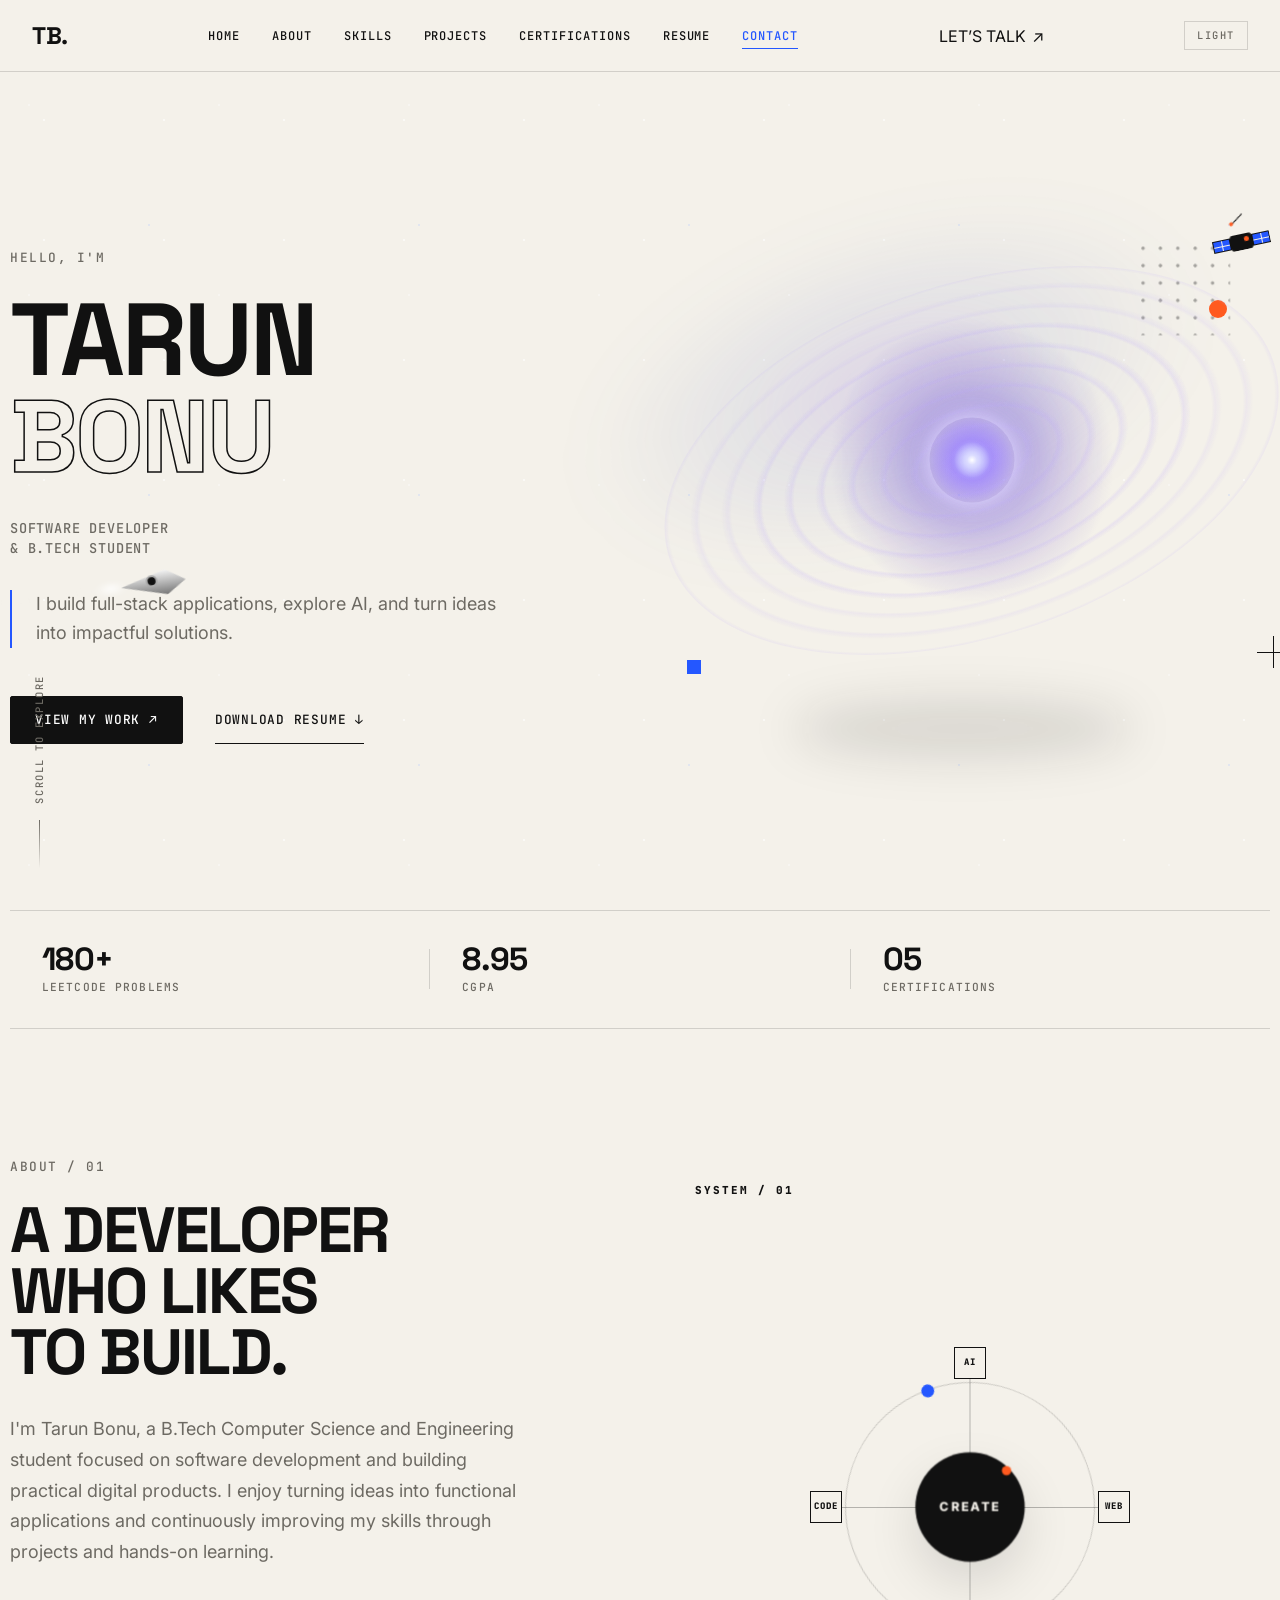
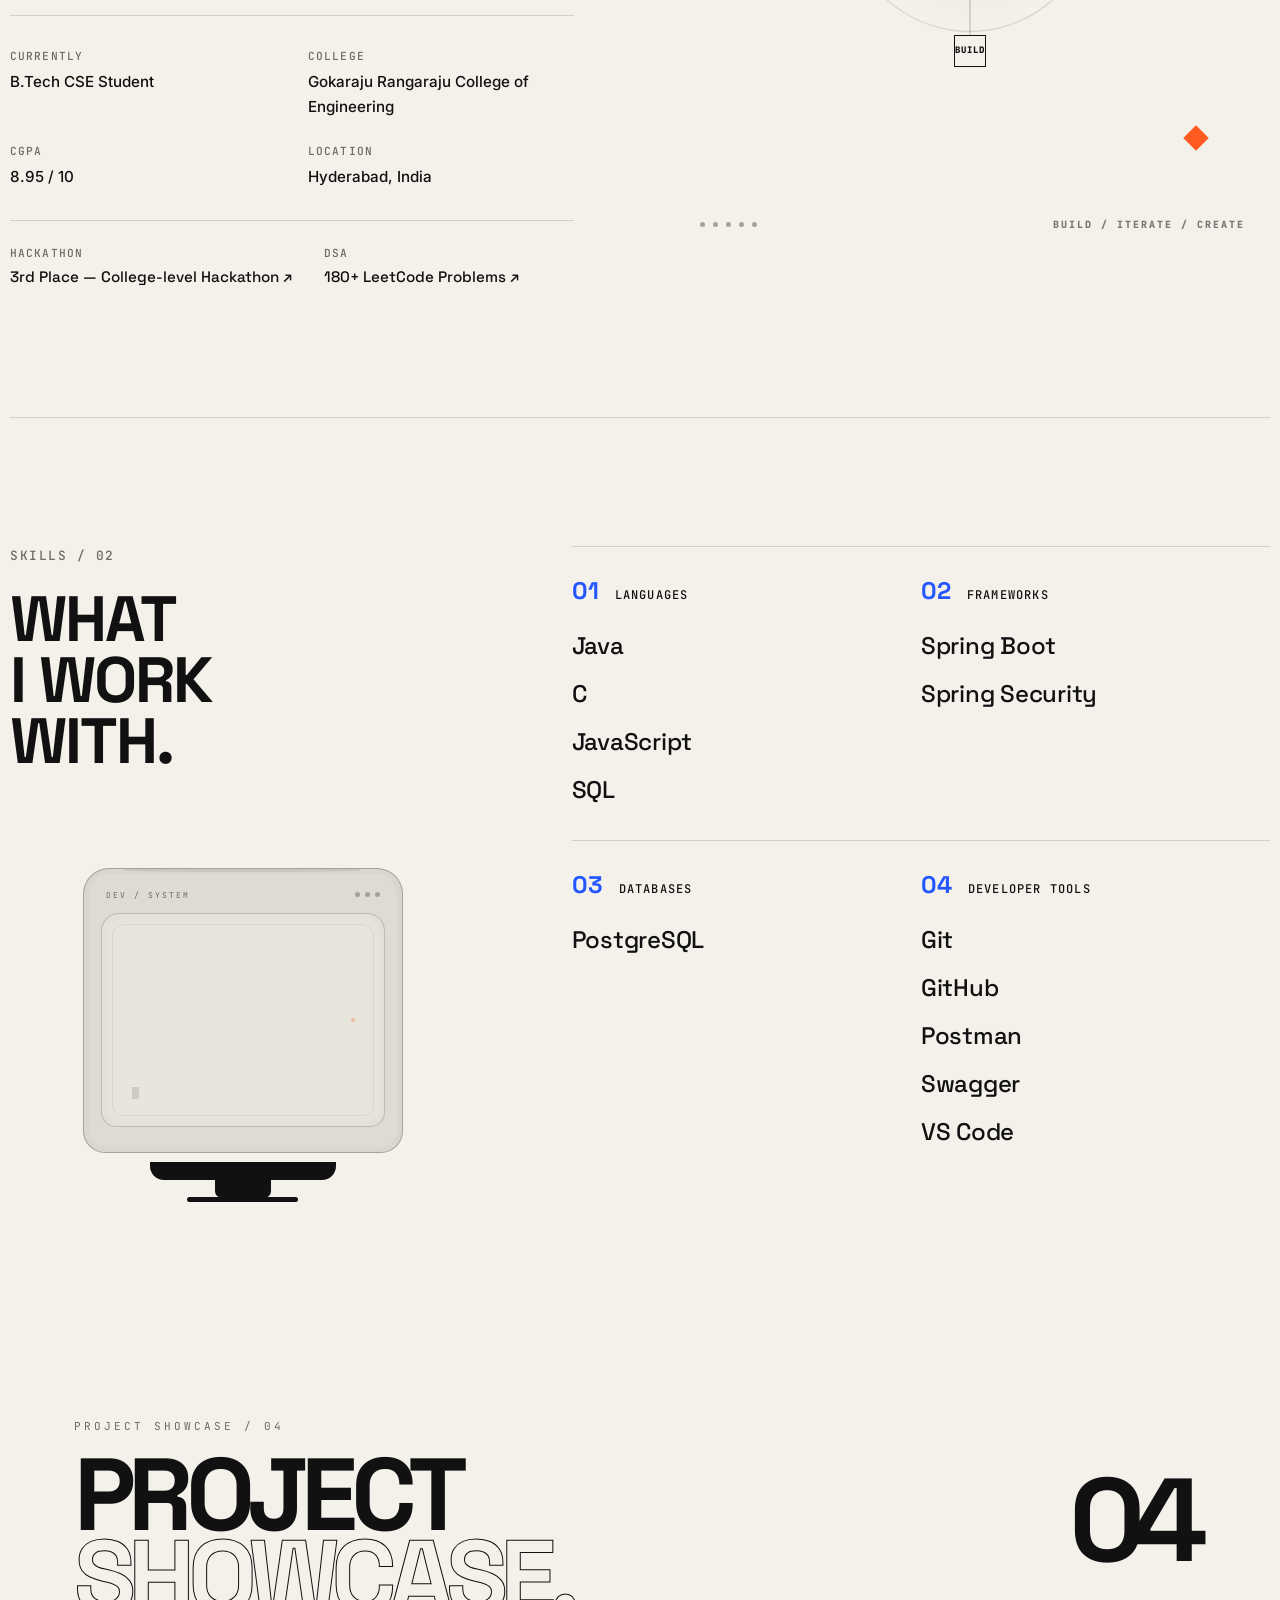
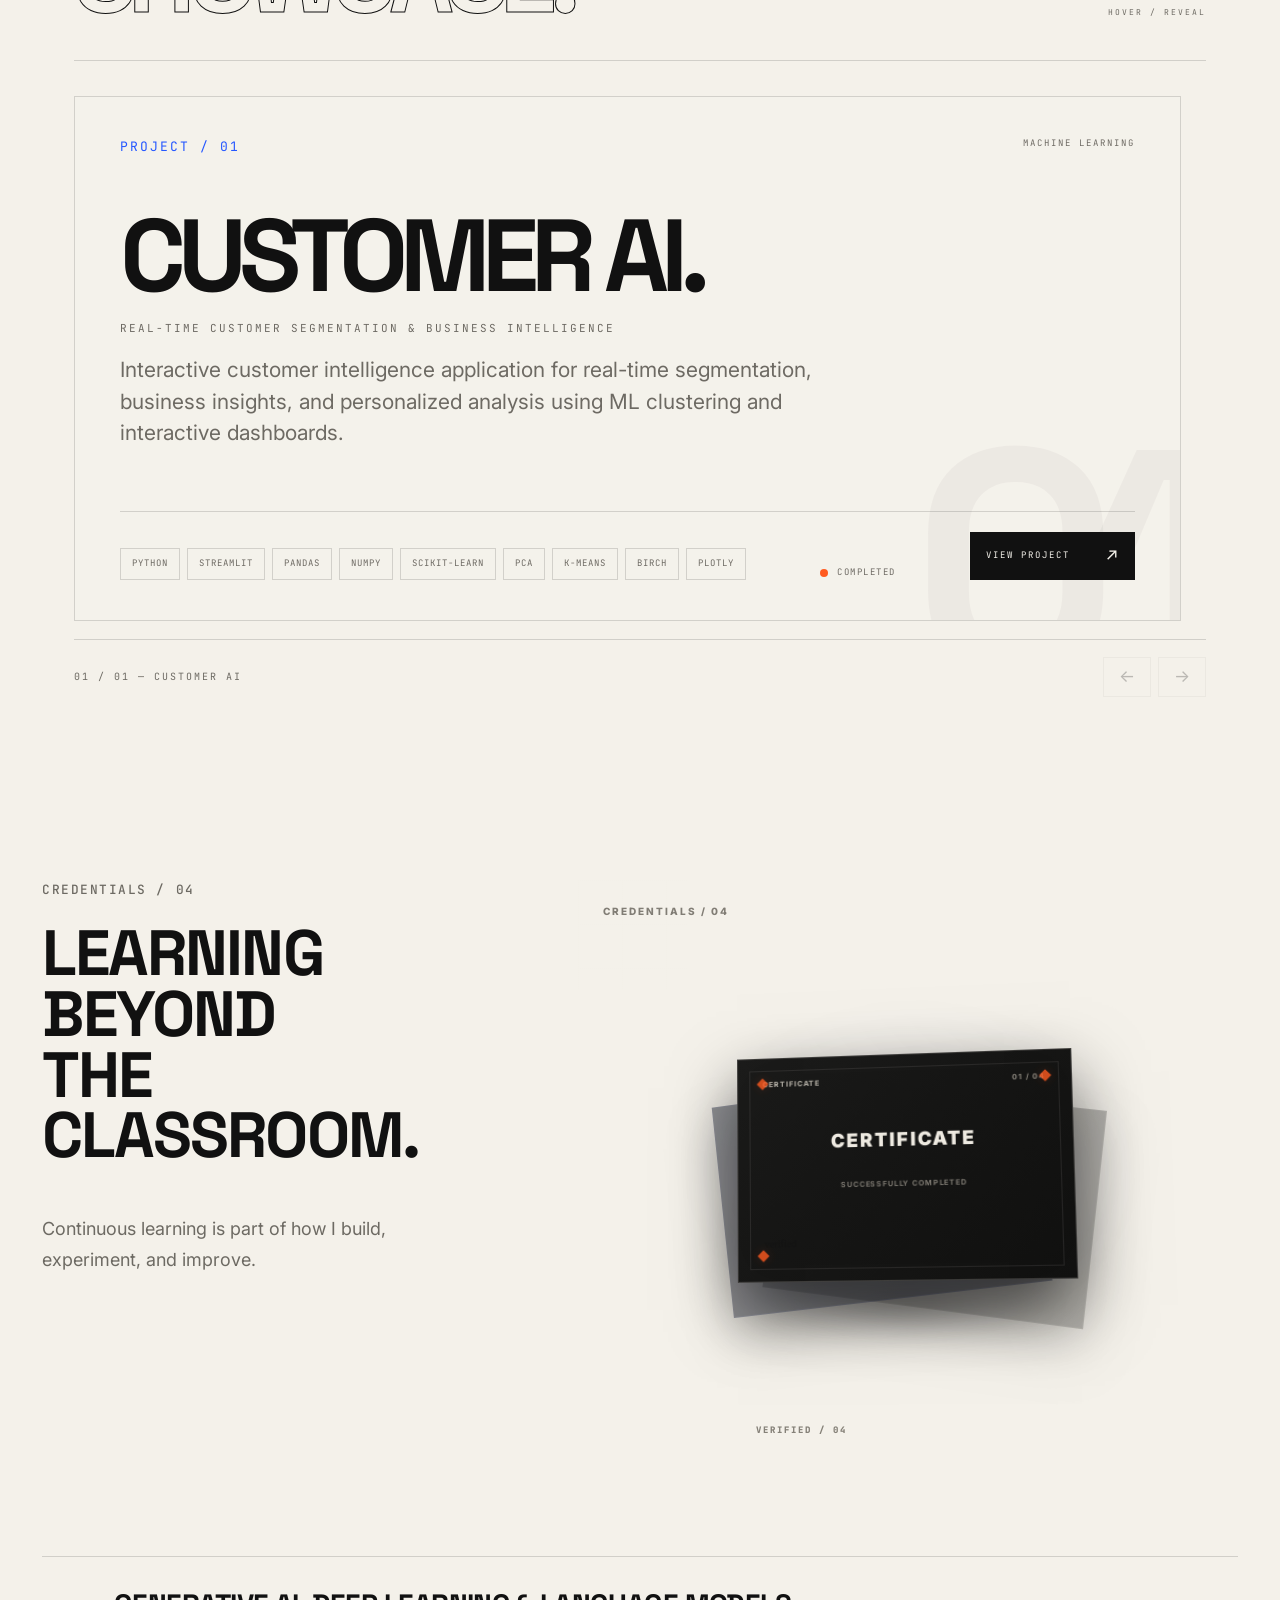
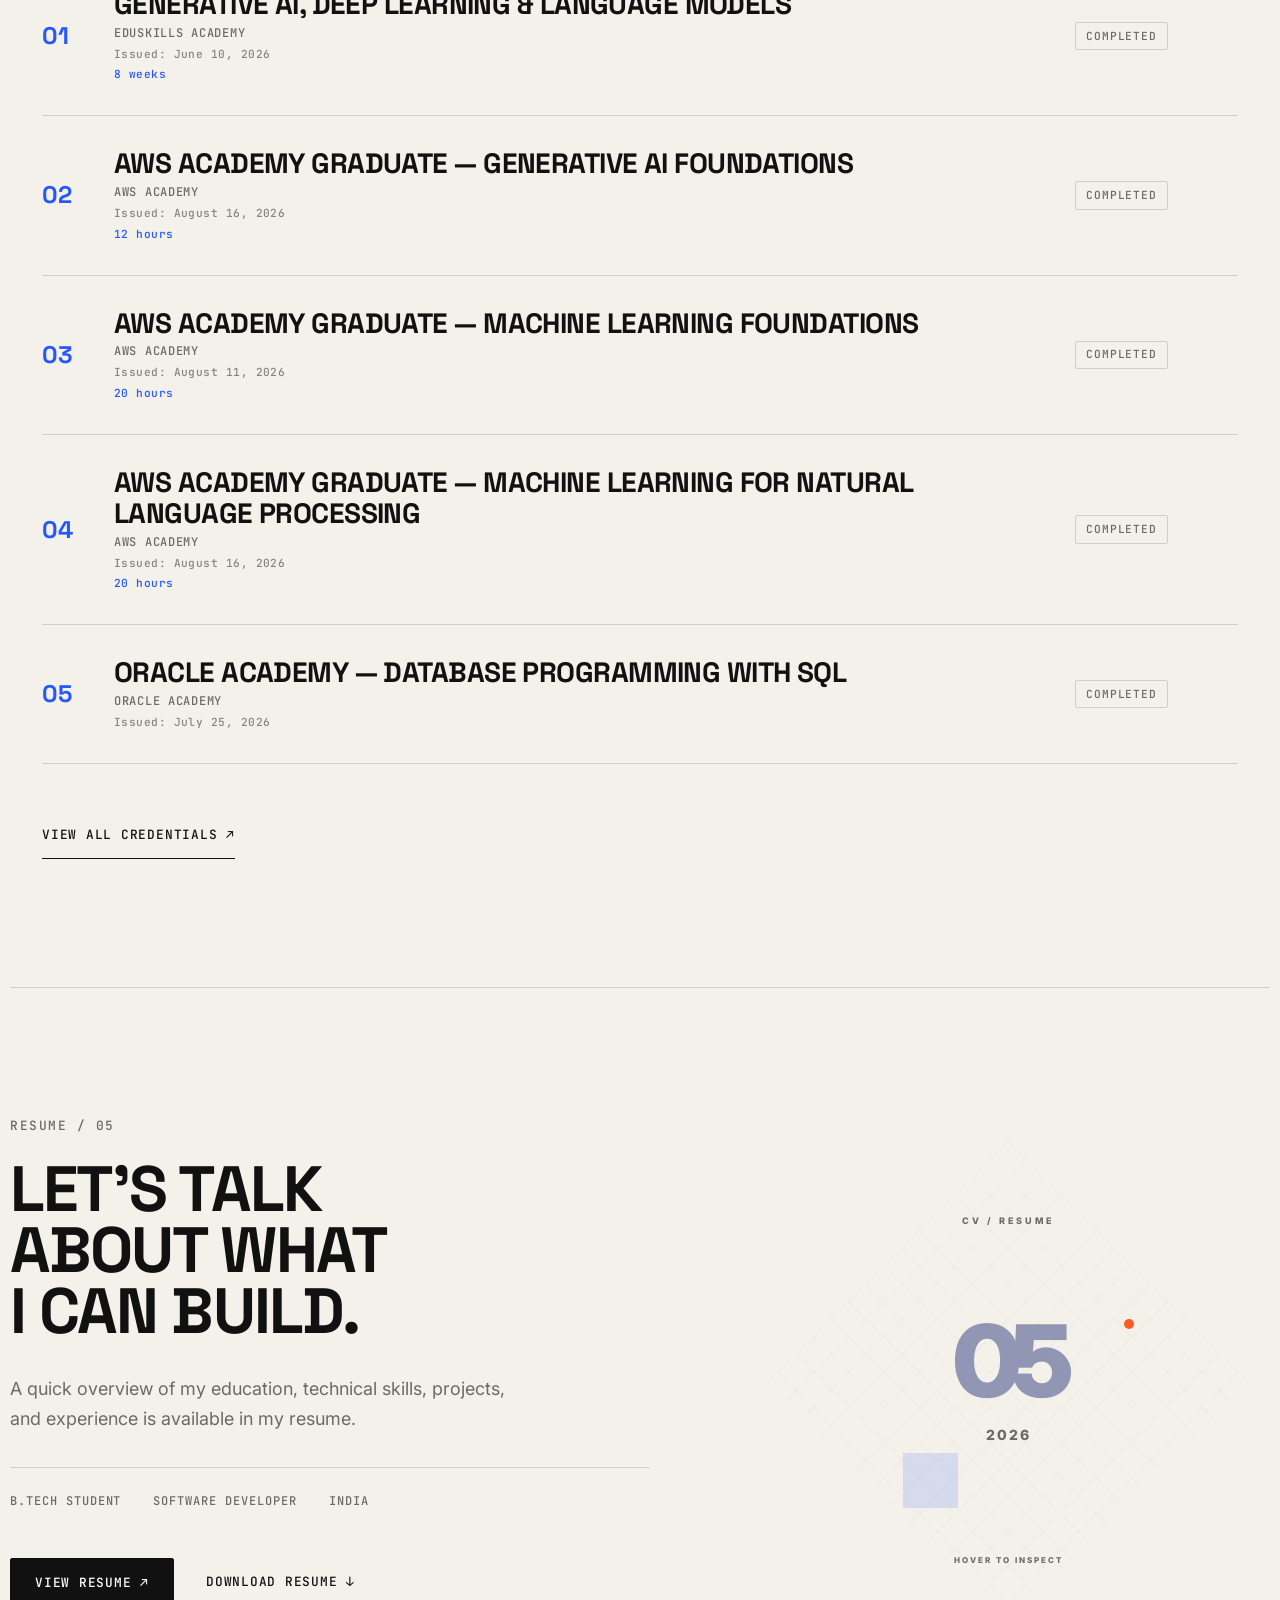
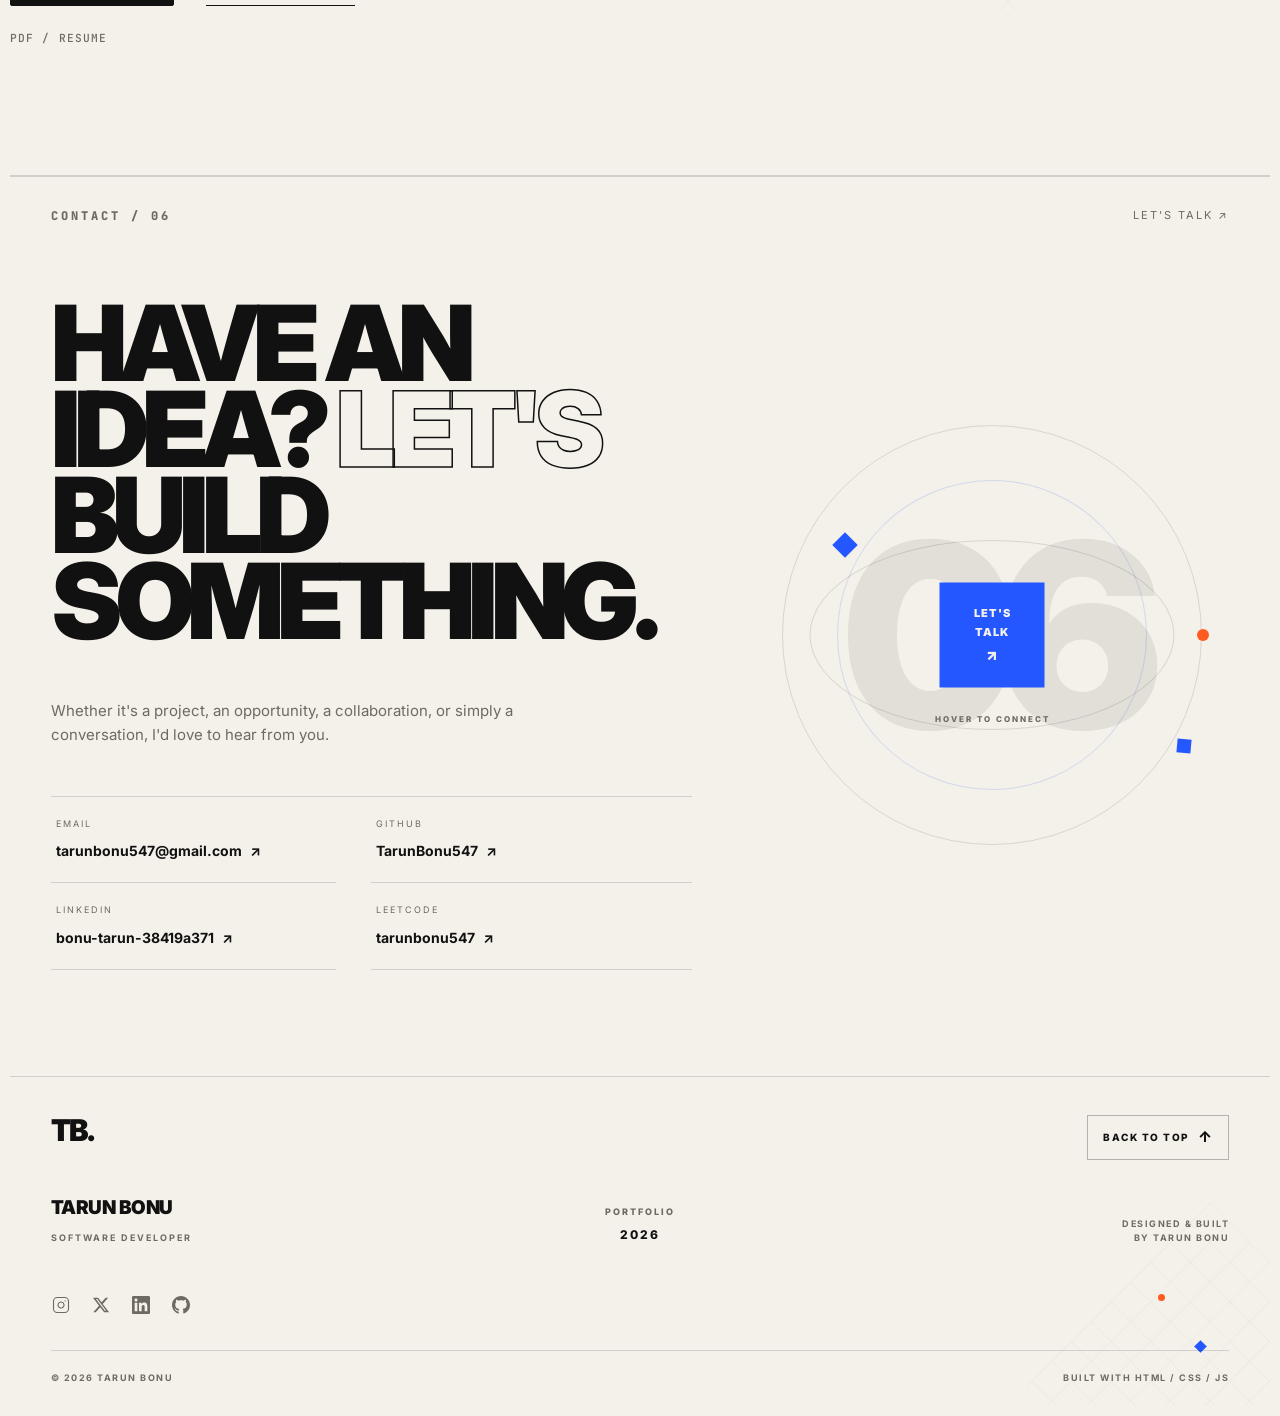
<file: index.html>
<!DOCTYPE html>
<html lang="en">
<head>
    <meta charset="UTF-8">
    <meta name="viewport" content="width=device-width, initial-scale=1.0">
    <title>Tarun Bonu — Software Developer</title>
    <meta name="description" content="Tarun Bonu — Software Developer and B.Tech student specializing in full-stack development, AI, and practical digital products.">
    <link rel="icon" href="data:image/svg+xml,<svg xmlns='http://www.w3.org/2000/svg' viewBox='0 0 100 100'><text y='.9em' font-size='90' font-family='sans-serif' font-weight='bold'>TB</text></svg>">
    <link rel="stylesheet" href="css/style.css?v=20260817-2115">
    <link rel="preconnect" href="https://fonts.googleapis.com">
    <link rel="preconnect" href="https://fonts.gstatic.com" crossorigin>
    <link href="https://fonts.googleapis.com/css2?family=Inter:wght@300;400;500;600;700;800;900&family=Space+Grotesk:wght@400;500;600;700&family=JetBrains+Mono:wght@400;500;600&display=swap" rel="stylesheet">
</head>
<body>
    <header class="nav">
        <div class="nav__inner">
            <a href="#" class="nav__logo">TB.</a>
            <nav class="nav__links" id="navLinks">
                <a href="#" class="nav__link is-active">HOME</a>
                <a href="#about" class="nav__link">ABOUT</a>
                <a href="#skills" class="nav__link">SKILLS</a>
                <a href="#projects" class="nav__link">PROJECTS</a>
                <a href="#certifications" class="nav__link">CERTIFICATIONS</a>
                <a href="#resume" class="nav__link">RESUME</a>
                <a href="#contact" class="nav__link">CONTACT</a>
            </nav>
            <a href="#contact" class="lets-talk">
                LET’S TALK <span class="arrow">↗</span>
            </a>
            <button class="theme-toggle" id="themeToggle" aria-label="Toggle theme">
                <span class="theme-toggle__label">LIGHT</span>
            </button>
            <button class="nav__menu-btn" id="menuBtn" aria-label="Toggle menu" aria-expanded="false">
                <span></span>
                <span></span>
            </button>
        </div>
    </header>

    <!-- Global Space / Galaxy Background -->
    <div class="space-background">
        <div class="stars"></div>
        <div class="stars2"></div>
        <div class="stars3"></div>
        <div class="nebula"></div>
        <div class="shooting-star s1"></div>
        <div class="shooting-star s2"></div>
        <div class="shooting-star s3"></div>
    </div>

    <!-- Space Background (Canvas layer — engine in js/space-background.js) -->
    <!-- Sits after .space-background and below main (z-index 1), so the new
         distant objects render over the existing star field but never over
         any portfolio content. pointer-events: none keeps input untouched. -->
    <div id="spaceBackground" aria-hidden="true">
        <canvas id="spaceCanvas"></canvas>
    </div>

    <main>
        <section class="hero">
            <div class="hero__content">
                <p class="hero__label">HELLO, I'M</p>
                <h1 class="hero__title">
                    <span class="hero__name">TARUN</span>
                    <span class="hero__name hero__name--outlined" data-text="BONU">BONU</span>
                </h1>
                <p class="hero__role">SOFTWARE DEVELOPER<br>&amp; B.TECH STUDENT</p>
                <blockquote class="hero__quote">
                    <p>I build full-stack applications, explore AI, and turn ideas into impactful solutions.</p>
                </blockquote>
                <div class="hero__actions">
                    <a href="#" class="btn btn--primary">VIEW MY WORK ↗</a>
                    <a href="assets/resume/Resume_Orig.pdf" download class="btn btn--secondary">DOWNLOAD RESUME ↓</a>
                </div>
            </div>
            <div class="hero__visual">
                <div class="visual" id="visual">
                    <div class="stage" id="stage">
                        <div class="grid"></div>
                        <div class="depth-shadow"></div>
                        <div class="orange-dot"></div>
                        <div class="blue-square"></div>
                        <div class="crosshair"></div>
                        <div class="satellite-orbit">
                            <div class="satellite">
                                <div class="panel panel-left"></div>
                                <div class="panel panel-right"></div>
                                <div class="satellite-body">
                                    <div class="satellite-light"></div>
                                </div>
                                <div class="antenna">
                                    <div class="antenna-tip"></div>
                                </div>
                            </div>
                        </div>
                    </div>
            </div>
        </div>

        <div class="galaxy" id="galaxy">
            <div class="galaxy-core"></div>
        </div>

        <div class="ship">
            <div class="trail"></div>
            <div class="engine"></div>
            <div class="ship-body"></div>
            <div class="ship-window"></div>
        </div>
    </section>

        <section class="stats">
            <div class="stats__inner">
                <div class="stats__item">
                    <span class="stats__number">180+</span>
                    <span class="stats__label">LEETCODE PROBLEMS</span>
                </div>
                <div class="stats__divider"></div>
                <div class="stats__item">
                    <span class="stats__number">8.95</span>
                    <span class="stats__label">CGPA</span>
                </div>
                <div class="stats__divider"></div>
                <div class="stats__item">
                    <span class="stats__number">05</span>
                    <span class="stats__label">CERTIFICATIONS</span>
                </div>
            </div>
        </section>

        <section class="about" id="about">
            <div class="about__inner">
                <div class="about__content">
                    <p class="section-label reveal">ABOUT / 01</p>
                    <h2 class="about__title reveal reveal-delay-1">A DEVELOPER<br>WHO LIKES<br>TO BUILD.</h2>
                    <p class="about__text reveal reveal-delay-2">I'm Tarun Bonu, a B.Tech Computer Science and Engineering student focused on software development and building practical digital products. I enjoy turning ideas into functional applications and continuously improving my skills through projects and hands-on learning.</p>
                    <div class="about__meta reveal reveal-delay-3">
                        <div class="about__meta-item">
                            <span class="about__meta-label">CURRENTLY</span>
                            <span class="about__meta-value">B.Tech CSE Student</span>
                        </div>
                        <div class="about__meta-item">
                            <span class="about__meta-label">COLLEGE</span>
                            <span class="about__meta-value">Gokaraju Rangaraju College of Engineering</span>
                        </div>
                        <div class="about__meta-item">
                            <span class="about__meta-label">CGPA</span>
                            <span class="about__meta-value">8.95 / 10</span>
                        </div>
                        <div class="about__meta-item">
                            <span class="about__meta-label">LOCATION</span>
                            <span class="about__meta-value">Hyderabad, India</span>
                        </div>
                    </div>
                    <div class="about__achievements reveal reveal-delay-4">
                        <div class="about__achievement">
                            <span class="about__achievement-label">HACKATHON</span>
                            <a href="assets/certificates/UPSIDE%20DOWN%203rd%20place-3.pdf" target="_blank" rel="noopener noreferrer" class="about__achievement-value">3rd Place — College-level Hackathon ↗</a>
                        </div>
                        <div class="about__achievement">
                            <span class="about__achievement-label">DSA</span>
                            <a href="https://leetcode.com/u/tarunbonu547/" target="_blank" rel="noopener noreferrer" class="about__achievement-value">180+ LeetCode Problems ↗</a>
                        </div>
                    </div>
                </div>
                <div class="about__visual reveal reveal-delay-2">
                    <div class="about-visual" id="aboutVisual">
                        <div class="visual-label">SYSTEM / 01</div>
                        <div class="system" id="system">
                            <div class="orbit">
                                <div class="orbit-node"></div>
                            </div>
                            <div class="connections">
                                <div class="line line-1"></div>
                                <div class="line line-2"></div>
                                <div class="line line-3"></div>
                                <div class="line line-4"></div>
                            </div>
                            <div class="node node-1">AI</div>
                            <div class="node node-2">WEB</div>
                            <div class="node node-3">BUILD</div>
                            <div class="node node-4">CODE</div>
                            <div class="core">CREATE</div>
                        </div>
                        <div class="orange-square"></div>
                        <div class="data-points">
                            <span></span>
                            <span></span>
                            <span></span>
                            <span></span>
                            <span></span>
                        </div>
                        <div class="bottom-label">BUILD / ITERATE / CREATE</div>
                    </div>
                </div>
            </div>
        </section>

        <section class="skills" id="skills">
            <div class="skills__inner">
                <div class="skills__left">
                    <div class="skills__header">
                        <p class="section-label reveal">SKILLS / 02</p>
                        <h2 class="skills__title reveal reveal-delay-1">WHAT<br>I WORK<br>WITH.</h2>
                    </div>
                    <div class="skills__visual">
                        <div class="computer-showcase">
                            <div class="computer">
                                <div class="computer-top">
                                    <span>DEV / SYSTEM</span>
                                    <div class="dots">
                                        <i></i>
                                        <i></i>
                                        <i></i>
                                    </div>
                                </div>
                                <div class="screen">
                                    <div class="scanlines"></div>
                                    <div class="abstract-lines">
                                        <span></span>
                                        <span></span>
                                        <span></span>
                                        <span></span>
                                        <span></span>
                                        <span></span>
                                        <span></span>
                                    </div>
                                    <div class="signal"></div>
                                    <div class="signal-point"></div>
                                    <div class="cursor"></div>
                                </div>
                            </div>
                            <div class="computer-stand"></div>
                        </div>
                    </div>
                </div>
                <div class="skills__categories">
                    <div class="skill-category reveal reveal-delay-2">
                        <div class="skill-category__header">
                            <span class="skill-category__number">01</span>
                            <h3 class="skill-category__title">LANGUAGES</h3>
                        </div>
                        <ul class="skill-category__list">
                            <li class="skill-item">Java</li>
                            <li class="skill-item">C</li>
                            <li class="skill-item">JavaScript</li>
                            <li class="skill-item">SQL</li>
                        </ul>
                    </div>
                    <div class="skill-category reveal reveal-delay-3">
                        <div class="skill-category__header">
                            <span class="skill-category__number">02</span>
                            <h3 class="skill-category__title">FRAMEWORKS</h3>
                        </div>
                        <ul class="skill-category__list">
                            <li class="skill-item">Spring Boot</li>
                            <li class="skill-item">Spring Security</li>
                        </ul>
                    </div>
                    <div class="skill-category reveal reveal-delay-3">
                        <div class="skill-category__header">
                            <span class="skill-category__number">03</span>
                            <h3 class="skill-category__title">DATABASES</h3>
                        </div>
                        <ul class="skill-category__list">
                            <li class="skill-item">PostgreSQL</li>
                        </ul>
                    </div>
                    <div class="skill-category reveal reveal-delay-4">
                        <div class="skill-category__header">
                            <span class="skill-category__number">04</span>
                            <h3 class="skill-category__title">DEVELOPER TOOLS</h3>
                        </div>
                        <ul class="skill-category__list">
                            <li class="skill-item">Git</li>
                            <li class="skill-item">GitHub</li>
                            <li class="skill-item">Postman</li>
                            <li class="skill-item">Swagger</li>
                            <li class="skill-item">VS Code</li>
                        </ul>
                    </div>
                </div>
            </div>
        </section>

        <section class="showcase" id="projects">
            <header class="header">
                <div class="heading-area">
                    <div class="eyebrow">PROJECT SHOWCASE / 04</div>
                    <h1 class="heading">PROJECT<br><span>SHOWCASE.</span></h1>
                </div>
                <div class="project-marker" aria-label="Project showcase animation">
                    <div class="marker-line"></div>
                    <div class="reveal-blue"></div>
                    <div class="reveal-project">
                        <div class="reveal-label">SELECTED</div>
                        <div class="reveal-count">01</div>
                        <div class="reveal-title">WORK<br>ARCHIVE</div>
                        <div class="reveal-orange"></div>
                    </div>
                    <div class="marker-number">04</div>
                    <div class="marker-label">HOVER / REVEAL</div>
                </div>
            </header>
            <div class="showcase-area">
                <div class="project-track" id="projectTrack">
                    <article class="project">
                        <div class="project-card">
                            <div class="background-number">01</div>
                            <div class="card-top">
                                <div class="project-number">PROJECT / 01</div>
                                <div class="project-category">MACHINE LEARNING</div>
                            </div>
                            <div class="card-main">
                                <h2 class="project-title">CUSTOMER AI.</h2>
                                <div class="project-subtitle">REAL-TIME CUSTOMER SEGMENTATION & BUSINESS INTELLIGENCE</div>
                                <p class="description">Interactive customer intelligence application for real-time segmentation, business insights, and personalized analysis using ML clustering and interactive dashboards.</p>
                            </div>
                            <div class="card-bottom">
                                <div class="tech">
                                    <span>PYTHON</span>
                                    <span>STREAMLIT</span>
                                    <span>PANDAS</span>
                                    <span>NUMPY</span>
                                    <span>SCIKIT-LEARN</span>
                                    <span>PCA</span>
                                    <span>K-MEANS</span>
                                    <span>BIRCH</span>
                                    <span>PLOTLY</span>
                                </div>
                                <div class="status">
                                    <div class="status-dot"></div>
                                    COMPLETED
                                </div>
                                <a href="https://github.com/TarunBonu547/Customer_AI" target="_blank" rel="noopener noreferrer" class="view">
                                    VIEW PROJECT <span>↗</span>
                                </a>
                            </div>
                        </div>
                    </article>
                </div>
            </div>
            <div class="navigation">
                <div class="slide-info" id="slideInfo">01 / 01 — CUSTOMER AI</div>
                <div class="arrows">
                    <button class="arrow" id="prev" type="button" disabled>←</button>
                    <button class="arrow" id="next" type="button">→</button>
                </div>
            </div>
        </section>

        <section class="certifications" id="certifications">
            <div class="certifications__inner">
                <div class="certifications__header">
                    <div class="certifications__header-content">
                        <p class="section-label reveal">CREDENTIALS / 04</p>
                        <h2 class="certifications__title reveal reveal-delay-1">LEARNING<br>BEYOND<br>THE CLASSROOM.</h2>
                        <p class="certifications__intro reveal reveal-delay-2">Continuous learning is part of how I build, experiment, and improve.</p>
                    </div>
                    <div class="credentials-certificate-animation reveal reveal-delay-3">
                        <div class="grid"></div>
                        <div class="label">CREDENTIALS / 04</div>
                        <div class="system">
                            <div class="shadow"></div>
                            <div class="certificate certificate-back-1"></div>
                            <div class="certificate certificate-back-2"></div>
                            <div class="certificate certificate-main">
                                <div class="cert-header">
                                    <div class="cert-small">CERTIFICATE</div>
                                    <div class="cert-number">01 / 04</div>
                                </div>
                                <div class="cert-title">CERTIFICATE</div>
                                <div class="cert-line"></div>
                                <div class="cert-description">SUCCESSFULLY COMPLETED</div>
                                <div class="seal">VERIFIED</div>
                                <div class="signature"></div>
                                <div class="corner corner-1"></div>
                                <div class="corner corner-2"></div>
                                <div class="corner corner-3"></div>
                                <div class="scan"></div>
                            </div>
                            <div class="float-mark float-1"></div>
                            <div class="float-mark float-2"></div>
                            <div class="float-mark float-3"></div>
                        </div>
                        <div class="bottom-label">VERIFIED / 04</div>
                    </div>
                </div>
                <div class="certifications__list">
                    <a href="assets/certificates/EduSkills_Gen_AI.pdf" target="_blank" rel="noopener noreferrer" class="certification reveal reveal-delay-2" aria-label="View Generative AI, Deep Learning & Language Models certificate">
                        <div class="certification__main">
                            <span class="certification__number">01</span>
                            <div class="certification__info">
                                <h3 class="certification__title">GENERATIVE AI, DEEP LEARNING & LANGUAGE MODELS</h3>
                                <span class="certification__issuer">EduSkills Academy</span>
                                <span class="certification__date">Issued: June 10, 2026</span>
                                <span class="certification__duration">8 weeks</span>
                            </div>
                        </div>
                        <div class="certification__meta">
                            <span class="certification__status">COMPLETED</span>
                            <span class="certification__arrow">VIEW ↗</span>
                        </div>
                    </a>
                    <a href="assets/certificates/Amazon_Gen_AI.pdf" target="_blank" rel="noopener noreferrer" class="certification reveal reveal-delay-3" aria-label="View AWS Academy Graduate — Generative AI Foundations certificate">
                        <div class="certification__main">
                            <span class="certification__number">02</span>
                            <div class="certification__info">
                                <h3 class="certification__title">AWS ACADEMY GRADUATE — GENERATIVE AI FOUNDATIONS</h3>
                                <span class="certification__issuer">AWS Academy</span>
                                <span class="certification__date">Issued: August 16, 2026</span>
                                <span class="certification__duration">12 hours</span>
                            </div>
                        </div>
                        <div class="certification__meta">
                            <span class="certification__status">COMPLETED</span>
                            <span class="certification__arrow">VIEW ↗</span>
                        </div>
                    </a>
                    <a href="assets/certificates/Amazon_Machine_learning.pdf" target="_blank" rel="noopener noreferrer" class="certification reveal reveal-delay-3" aria-label="View AWS Academy Graduate — Machine Learning Foundations certificate">
                        <div class="certification__main">
                            <span class="certification__number">03</span>
                            <div class="certification__info">
                                <h3 class="certification__title">AWS ACADEMY GRADUATE — MACHINE LEARNING FOUNDATIONS</h3>
                                <span class="certification__issuer">AWS Academy</span>
                                <span class="certification__date">Issued: August 11, 2026</span>
                                <span class="certification__duration">20 hours</span>
                            </div>
                        </div>
                        <div class="certification__meta">
                            <span class="certification__status">COMPLETED</span>
                            <span class="certification__arrow">VIEW ↗</span>
                        </div>
                    </a>
                    <a href="assets/certificates/Amazon_Natural_Language_Processing.pdf" target="_blank" rel="noopener noreferrer" class="certification reveal reveal-delay-4" aria-label="View AWS Academy Graduate — Machine Learning for Natural Language Processing certificate">
                        <div class="certification__main">
                            <span class="certification__number">04</span>
                            <div class="certification__info">
                                <h3 class="certification__title">AWS ACADEMY GRADUATE — MACHINE LEARNING FOR NATURAL LANGUAGE PROCESSING</h3>
                                <span class="certification__issuer">AWS Academy</span>
                                <span class="certification__date">Issued: August 16, 2026</span>
                                <span class="certification__duration">20 hours</span>
                            </div>
                        </div>
                        <div class="certification__meta">
                            <span class="certification__status">COMPLETED</span>
                            <span class="certification__arrow">VIEW ↗</span>
                        </div>
                    </a>

                    <a href="assets/certificates/Bonu Tarun_Database_Programming_with_SQL_–_English_Award_Of_Completion_on_the_25th_of_July__2026.pdf" target="_blank" rel="noopener noreferrer" class="certification reveal reveal-delay-4" aria-label="View AWS Academy Graduate — Machine Learning for Natural Language Processing certificate">
                        <div class="certification__main">
                            <span class="certification__number">05</span>
                            <div class="certification__info">
                                <h3 class="certification__title">ORACLE ACADEMY — DATABASE PROGRAMMING WITH SQL</h3>
                                <span class="certification__issuer">Oracle Academy</span>
                                <span class="certification__date">Issued: July 25, 2026</span>
                            </div>
                        </div>
                        <div class="certification__meta">
                            <span class="certification__status">COMPLETED</span>
                            <span class="certification__arrow">VIEW ↗</span>
                        </div>
                    </a>
                </div>
                <div class="certifications__cta reveal reveal-delay-4">
                    <a href="#" class="btn btn--secondary">VIEW ALL CREDENTIALS ↗</a>
                </div>
            </div>
        </section>

        <section class="resume" id="resume">
            <div class="resume__inner">
                <div class="resume__content">
                    <p class="section-label reveal">RESUME / 05</p>
                    <h2 class="resume__title reveal reveal-delay-1">LET'S TALK<br>ABOUT WHAT<br>I CAN BUILD.</h2>
                    <p class="resume__text reveal reveal-delay-2">A quick overview of my education, technical skills, projects, and experience is available in my resume.</p>
                    <div class="resume__meta reveal reveal-delay-3">
                        <span class="resume__meta-item">B.TECH STUDENT</span>
                        <span class="resume__meta-item">SOFTWARE DEVELOPER</span>
                        <span class="resume__meta-item">INDIA</span>
                    </div>
                    <div class="resume__actions reveal reveal-delay-3">
                        <a href="assets/resume/Bonu_Tarun_Resume.pdf" target="_blank" rel="noopener noreferrer" class="btn btn--primary">VIEW RESUME ↗</a>
                        <a href="assets/resume/Bonu_Tarun_Resume.pdf" download class="btn btn--secondary">DOWNLOAD RESUME ↓</a>
                    </div>
                    <p class="resume__file-info reveal reveal-delay-4">PDF / RESUME</p>
                </div>
                <div class="resume__visual reveal reveal-delay-2">
                    <div class="resume__visual-inner">
                        <div class="resume-visual" id="resumeVisual">
                            <div class="resume-grid"></div>
                            <div class="resume-cv-label">CV / RESUME</div>
                            <div class="resume-number">05</div>
                            <div class="resume-year">2026</div>
                            <div class="resume-blue-block"></div>
                            <div class="resume-orange-dot"></div>
                            <div class="resume-document">
                                <div class="resume-document-header">
                                    <span>RESUME</span>
                                    <span>01 / 01</span>
                                </div>
                                <div class="resume-document-title">CURRICULUM</div>
                                <div class="resume-document-subtitle">PROFESSIONAL PROFILE</div>
                                <div class="resume-document-lines">
                                    <span class="resume-document-line"></span>
                                    <span class="resume-document-line"></span>
                                    <span class="resume-document-line"></span>
                                    <span class="resume-document-line"></span>
                                    <span class="resume-document-line"></span>
                                    <span class="resume-document-line"></span>
                                </div>
                                <div class="resume-document-box"></div>
                                <div class="resume-document-box resume-document-box--second"></div>
                                <div class="resume-document-box resume-document-box--third"></div>
                                <div class="resume-scanner"></div>
                            </div>
                            <div class="resume-approved">
                                <div class="resume-approved-check">✓</div>
                                <div class="resume-approved-title">RESUME</div>
                                <div class="resume-approved-subtitle">APPROVED</div>
                            </div>
                            <div class="resume-status">HOVER TO INSPECT</div>
                        </div>
                    </div>
                </div>
            </div>
        </section>

        <section class="contact-section" id="contact">
            <div class="contact-top">
                <div class="section-label reveal">CONTACT / 06</div>
                <div class="contact-index">LET'S TALK ↗</div>
            </div>
            <div class="contact-main">
                <div class="contact-content">
                    <h1 class="contact-heading">
                        <span>HAVE AN</span>
                        <span>IDEA?</span>
                        <span class="outline">LET'S</span>
                        <span>BUILD</span>
                        <span>SOMETHING.</span>
                    </h1>
                    <p class="contact-description">Whether it's a project, an opportunity, a collaboration, or simply a conversation, I'd love to hear from you.</p>
                    <div class="contact-links">
                        <a class="contact-link" href="mailto:tarunbonu547@gmail.com">
                            <span class="contact-link-label">EMAIL</span>
                            <span class="contact-link-value">tarunbonu547@gmail.com <span class="arrow">↗</span></span>
                        </a>
                        <a class="contact-link" href="https://github.com/TarunBonu547" target="_blank" rel="noopener noreferrer">
                            <span class="contact-link-label">GITHUB</span>
                            <span class="contact-link-value">TarunBonu547 <span class="arrow">↗</span></span>
                        </a>
                        <a class="contact-link" href="https://www.linkedin.com/in/bonu-tarun-38419a371/" target="_blank" rel="noopener noreferrer">
                            <span class="contact-link-label">LINKEDIN</span>
                            <span class="contact-link-value">bonu-tarun-38419a371 <span class="arrow">↗</span></span>
                        </a>
                        <a class="contact-link" href="https://leetcode.com/u/tarunbonu547/" target="_blank" rel="noopener noreferrer">
                            <span class="contact-link-label">LEETCODE</span>
                            <span class="contact-link-value">tarunbonu547 <span class="arrow">↗</span></span>
                        </a>
                    </div>
                </div>
                <div class="contact-visual">
                    <div class="cv-visual" id="cvVisual">
                        <div class="cv-number">06</div>
                        <div class="cv-geometry">
                            <div class="cv-orbit cv-orbit-1"></div>
                            <div class="cv-orbit cv-orbit-2"></div>
                            <div class="cv-orbit cv-orbit-3"></div>
                            <div class="cv-orange-dot"></div>
                        </div>
                        <div class="cv-pulse"></div>
                        <div class="cv-pulse cv-pulse-two"></div>
                        <div class="cv-inner-pulse"></div>
                        <div class="cv-blue-diamond"></div>
                        <div class="cv-blue-marker"></div>
                        <div class="cv-talk" id="cvTalk" tabindex="0" role="presentation">
                            <span>LET'S</span>
                            <span>TALK</span>
                            <span class="cv-talk-arrow">↗</span>
                        </div>
                        <div class="cv-status">
                            <span class="cv-idle-text">HOVER TO CONNECT</span>
                            <span class="cv-active-text">CONNECTION ACTIVE</span>
                        </div>
                    </div>
                </div>
            </div>
        </section>

        <footer class="footer-section" id="footer">
            <div class="footer-grid"></div>
            <div class="footer-signal"></div>
            <div class="footer-mark"></div>
            <div class="footer-top">
                <div class="footer-logo">TB.</div>
                <a href="#" class="back-top">BACK TO TOP <span class="arrow">↑</span></a>
            </div>
            <div class="footer-main">
                <div class="identity">
                    <div class="identity-name">TARUN BONU</div>
                    <div class="identity-role">SOFTWARE DEVELOPER</div>
                </div>
                <div class="footer-center">
                    <div class="footer-center-label">PORTFOLIO</div>
                    <div class="footer-center-year">2026</div>
                </div>
                <div class="footer-meta">
                    <span>DESIGNED & BUILT</span>
                    <span>BY TARUN BONU</span>
                </div>
            </div>
            <div class="footer-social">
                <a href="https://www.instagram.com/5x19tk_tarun/" target="_blank" rel="noopener noreferrer" aria-label="Instagram">
                    <svg viewBox="0 0 24 24" fill="none" stroke="currentColor" stroke-width="1.5" stroke-linecap="round" stroke-linejoin="round">
                        <rect x="2" y="2" width="20" height="20" rx="5" ry="5"></rect>
                        <path d="M16 11.37A4 4 0 1 1 12.63 8 4 4 0 0 1 16 11.37z"></path>
                        <line x1="17.5" y1="6.5" x2="17.51" y2="6.5"></line>
                    </svg>
                </a>
                <a href="https://x.com/TarunBonu" target="_blank" rel="noopener noreferrer" aria-label="X (Twitter)">
                    <svg viewBox="0 0 24 24" fill="currentColor">
                        <path d="M18.244 2.25h3.308l-7.227 8.26 8.502 11.24H16.17l-5.214-6.817L4.99 21.75H1.68l7.73-8.835L1.254 2.25H8.08l4.713 6.231zm-1.161 17.52h1.833L7.084 4.126H5.117z"/>
                    </svg>
                </a>
                <a href="https://www.linkedin.com/in/bonu-tarun-38419a371/" target="_blank" rel="noopener noreferrer" aria-label="LinkedIn">
                    <svg viewBox="0 0 24 24" fill="currentColor">
                        <path d="M20.447 20.452h-3.554v-5.569c0-1.328-.027-3.037-1.852-3.037-1.853 0-2.136 1.445-2.136 2.939v5.667H9.351V9h3.414v1.561h.046c.477-.9 1.637-1.85 3.37-1.85 3.601 0 4.267 2.37 4.267 5.455v6.286zM5.337 7.433c-1.144 0-2.063-.926-2.063-2.065 0-1.138.92-2.063 2.063-2.063 1.14 0 2.064.925 2.064 2.063 0 1.139-.925 2.065-2.064 2.065zm1.782 13.019H3.555V9h3.564v11.452zM22.225 0H1.771C.792 0 0 .774 0 1.729v20.542C0 23.227.792 24 1.771 24h20.451C23.2 24 24 23.227 24 22.271V1.729C24 .774 23.2 0 22.222 0h.003z"/>
                    </svg>
                </a>
                <a href="https://github.com/TarunBonu547" target="_blank" rel="noopener noreferrer" aria-label="GitHub">
                    <svg viewBox="0 0 24 24" fill="currentColor">
                        <path d="M12 0c-6.626 0-12 5.373-12 12 0 5.302 3.438 9.8 8.207 11.387.599.111.793-.261.793-.577v-2.234c-3.338.726-4.033-1.416-4.033-1.416-.546-1.387-1.333-1.756-1.333-1.756-1.089-.745.083-.729.083-.729 1.205.084 1.839 1.237 1.839 1.237 1.07 1.834 2.807 1.304 3.492.997.107-.775.418-1.305.762-1.604-2.665-.305-5.467-1.334-5.467-5.931 0-1.311.469-2.381 1.236-3.221-.124-.303-.535-1.524.117-3.176 0 0 1.008-.322 3.301 1.23.957-.266 1.983-.399 3.003-.404 1.02.005 2.047.138 3.006.404 2.291-1.552 3.297-1.23 3.297-1.23.653 1.653.242 2.874.118 3.176.77.84 1.235 1.911 1.235 3.221 0 4.609-2.807 5.624-5.479 5.921.43.372.823 1.102.823 2.222v3.293c0 .319.192.694.801.576 4.765-1.589 8.199-6.086 8.199-11.386 0-6.627-5.373-12-12-12z"/>
                    </svg>
                </a>
            </div>
            <div class="footer-bottom">
                <span>© 2026 TARUN BONU</span>
                <span>BUILT WITH HTML / CSS / JS</span>
            </div>
        </footer>
    </main>

    <div class="scroll-progress" aria-hidden="true"></div>
    <div class="scroll-indicator" aria-hidden="true">
        <span class="scroll-indicator__text">SCROLL TO EXPLORE</span>
        <span class="scroll-indicator__line"></span>
    </div>

    <script src="js/script.js?v=20260817-2115"></script>
    <script src="js/space-background.js?v=20260927-0610"></script>
</body>
</html>
</file>
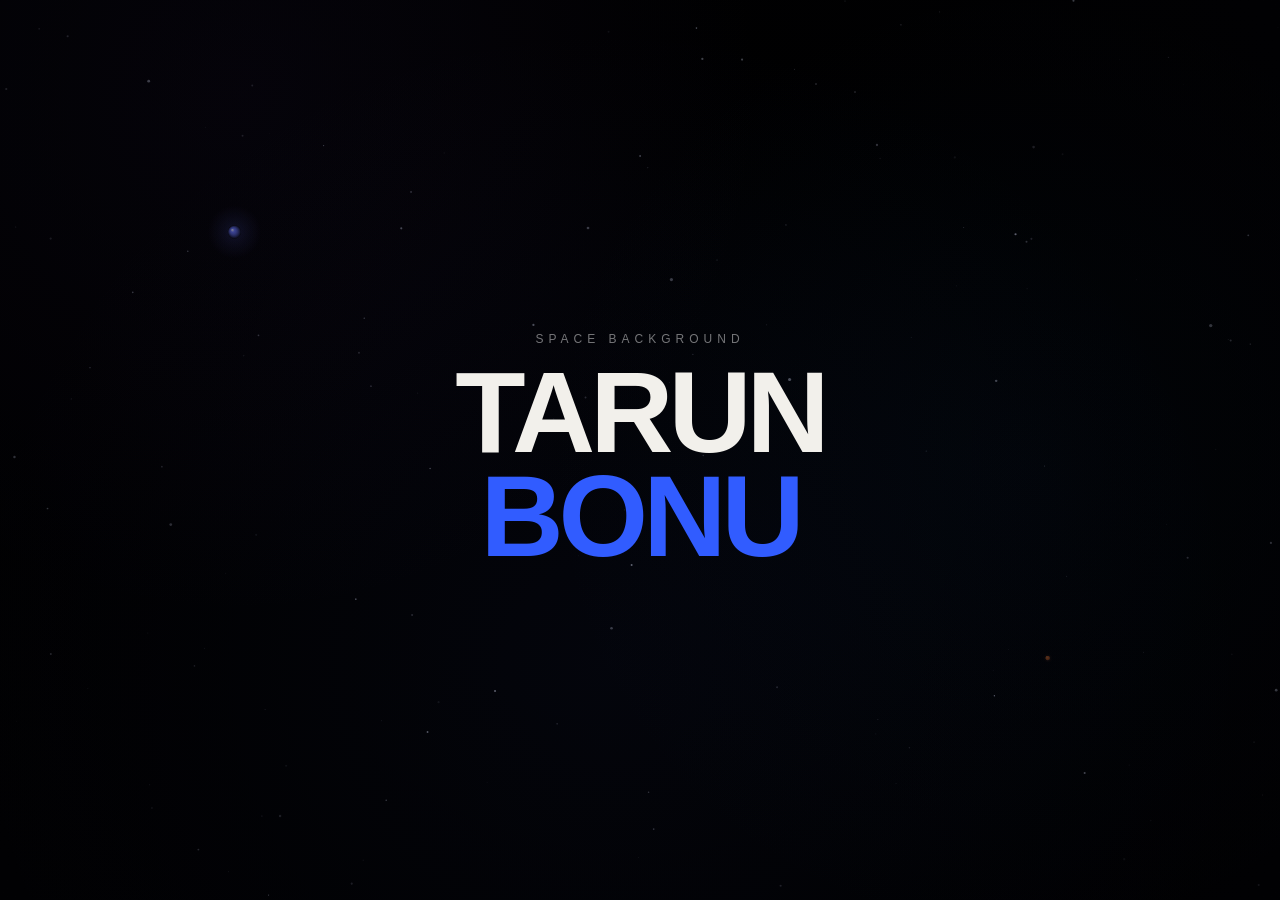
<file: background.html>
<!DOCTYPE html>
<html lang="en">
<head>
<meta charset="UTF-8">
<meta name="viewport" content="width=device-width, initial-scale=1.0">
<title>Space Background Demo</title>

<style>
    * {
        margin: 0;
        padding: 0;
        box-sizing: border-box;
    }

    html,
    body {
        width: 100%;
        height: 100%;
        overflow: hidden;
        background: #020205;
    }

    body {
        position: relative;
        font-family: Arial, sans-serif;
        color: white;
    }

    /* =========================================================
       SPACE BACKGROUND
    ========================================================= */

    #spaceBackground {
        position: fixed;
        inset: 0;
        z-index: 0;
        overflow: hidden;
        pointer-events: none;
    }

    #spaceCanvas {
        position: absolute;
        inset: 0;
        width: 100%;
        height: 100%;
    }

    /* =========================================================
       DEMO CONTENT
    ========================================================= */

    .demo-content {
        position: relative;
        z-index: 5;

        width: 100%;
        height: 100vh;

        display: flex;
        align-items: center;
        justify-content: center;

        pointer-events: none;
    }

    .demo-title {
        text-align: center;
    }

    .demo-title small {
        display: block;
        margin-bottom: 15px;

        font-size: 12px;
        letter-spacing: 5px;

        opacity: 0.45;
    }

    .demo-title h1 {
        font-size: clamp(50px, 9vw, 140px);
        letter-spacing: -5px;
        line-height: 0.9;

        color: #f2f0eb;
    }

    .demo-title span {
        color: #315cff;
    }


    /* =========================================================
       REDUCED MOTION
    ========================================================= */

    @media (prefers-reduced-motion: reduce) {
        #spaceCanvas {
            display: none;
        }
    }
</style>
</head>

<body>

<!-- =========================================================
     BACKGROUND LAYER
     (copy this block into the portfolio page)
========================================================= -->

<div id="spaceBackground">
    <canvas id="spaceCanvas"></canvas>
</div>


<!-- =========================================================
     DEMO CONTENT
========================================================= -->

<div class="demo-content">
    <div class="demo-title">
        <small>SPACE BACKGROUND</small>

        <h1>
            TARUN<br>
            <span>BONU</span>
        </h1>
    </div>
</div>


<script>
/* =========================================================
   SPACE BACKGROUND ENGINE
   ------------------------------------------------------------
   Everything lives inside this one block so the animation can
   be dropped behind the portfolio as a single self-contained
   layer. Exposed API at the bottom: SpaceBackground.start()
   / .stop() / .destroy()
   ========================================================= */

(function () {

    "use strict";

    /* =========================================================
       CANVAS SETUP
    ========================================================= */

    const canvas = document.getElementById("spaceCanvas");

    if (!canvas) {
        return;
    }

    const ctx = canvas.getContext("2d", { alpha: false });

    let width = 0;
    let height = 0;
    let dpr = 1;
    let vignette = null;
    let running = false;
    let lastFrame = 0;

    const MAX_DPR = 2;


    function resizeCanvas() {

        dpr = Math.min(window.devicePixelRatio || 1, MAX_DPR);

        width = window.innerWidth;
        height = window.innerHeight;

        canvas.width = Math.floor(width * dpr);
        canvas.height = Math.floor(height * dpr);

        canvas.style.width = width + "px";
        canvas.style.height = height + "px";

        ctx.setTransform(dpr, 0, 0, dpr, 0, 0);
        ctx.imageSmoothingEnabled = true;

        createVignette();
        createStars();
        createAmbientPlanets();

        if (collision && collision.pair[0]) {
            collision.pair[0].path = null;
            collision.pair[1].path = null;
        }
    }


    function createVignette() {

        vignette = ctx.createRadialGradient(
            width * 0.5,
            height * 0.5,
            Math.min(width, height) * 0.25,
            width * 0.5,
            height * 0.5,
            Math.max(width, height) * 0.78
        );

        vignette.addColorStop(0, "rgba(2,2,6,0)");
        vignette.addColorStop(1, "rgba(2,2,6,0.72)");
    }


    /* =========================================================
       UTILITY
    ========================================================= */

    function random(min, max) {
        return Math.random() * (max - min) + min;
    }

    function randomInt(min, max) {
        return Math.floor(random(min, max + 1));
    }

    function pick(list) {
        return list[Math.floor(Math.random() * list.length)];
    }

    function chance(probability) {
        return Math.random() < probability;
    }

    function clamp(value, min, max) {
        return value < min ? min : value > max ? max : value;
    }


    /*
       Colors are pre-resolved to 8-digit hex strings so the
       render loop never rebuilds rgba() strings per frame.
    */

    const alphaCache = new Map();

    function withAlpha(hex, alpha) {

        const step = Math.round(clamp(alpha, 0, 1) * 12) / 12;
        const key = hex + step;

        let value = alphaCache.get(key);

        if (value === undefined) {

            const channel = Math.round(step * 255)
                .toString(16)
                .padStart(2, "0");

            value = hex + channel;

            alphaCache.set(key, value);
        }

        return value;
    }


    /*
       Controlled palette: indigo, violet, blue, orange, white.
       No random hues are ever generated.
    */

    const TINTS = [
        "#6674ff", /* indigo  */
        "#7b5cff", /* violet  */
        "#3f7dff", /* blue    */
        "#ff7a2a", /* orange  */
        "#eef1ff"  /* white   */
    ];

    const TINTS_WARM = ["#ff7a2a", "#ff9a3d"];
    const TINTS_COOL = ["#6674ff", "#7b5cff", "#3f7dff", "#eef1ff"];


    /* =========================================================
       DEPTH
       ------------------------------------------------------------
       far / mid / near scales size, brightness and speed so the
       scene reads as a distance, not a flat layer. Near objects
       stay small enough to never dominate the page.
    ========================================================= */

    const DEPTHS = {
        far:  { scale: 0.55, alpha: 0.42, speed: 0.55, weight: 0.45 },
        mid:  { scale: 1.00, alpha: 0.78, speed: 1.00, weight: 0.40 },
        near: { scale: 1.45, alpha: 1.00, speed: 1.55, weight: 0.15 }
    };

    function pickDepth() {
        const value = Math.random();
        if (value < DEPTHS.far.weight) return "far";
        if (value < DEPTHS.far.weight + DEPTHS.mid.weight) return "mid";
        return "near";
    }

    function depthOf(key) {
        return DEPTHS[key] || DEPTHS.mid;
    }


    /* =========================================================
       LIMITS
       ------------------------------------------------------------
       Hard caps keep memory flat no matter how long the page
       is left open.
    ========================================================= */

    const MAX_STARS = 900;
    const MAX_MOVERS = 10;
    const MAX_PARTICLES = 420;
    const MAX_BLASTS = 3;


    /* =========================================================
       STARS
    ========================================================= */

    const stars = [];

    function createStars() {

        stars.length = 0;

        const area = width * height;
        const amount = clamp(Math.floor(area / 7000), 60, MAX_STARS);

        for (let i = 0; i < amount; i++) {

            const key = chance(0.6) ? "far" : chance(0.7) ? "mid" : "near";
            const depth = depthOf(key);

            stars.push({
                x: random(0, width),
                y: random(0, height),

                radius: random(0.3, 1.2) * (0.7 + depth.scale * 0.5),

                alpha: random(0.12, 0.55) * depth.alpha,

                twinkleSpeed: random(0.0004, 0.0018),

                phase: random(0, Math.PI * 2)
            });
        }
    }


    function drawStars(time) {

        for (let i = 0; i < stars.length; i++) {

            const star = stars[i];

            const pulse =
                Math.sin(time * star.twinkleSpeed + star.phase);

            const alpha =
                Math.max(0.04, star.alpha + pulse * 0.12);

            ctx.beginPath();
            ctx.arc(star.x, star.y, star.radius, 0, Math.PI * 2);
            ctx.fillStyle = withAlpha("#dfe4ff", alpha);
            ctx.fill();
        }
    }


    /* =========================================================
       NEBULA HAZE
       ------------------------------------------------------------
       Three very dim drifting clouds. Cached gradient stops,
       only the centre point moves, so the cost is negligible.
    ========================================================= */

    const haze = [];

    function createHaze() {

        haze.length = 0;

        const colors = ["#2a3a8f", "#4a2f8f", "#123a6f"];

        for (let i = 0; i < colors.length; i++) {
            haze.push({
                color: colors[i],
                x: random(0, width),
                y: random(0, height),
                radius: random(0.35, 0.6) * Math.max(width, height),
                driftX: random(-0.006, 0.006),
                driftY: random(-0.004, 0.004),
                alpha: random(0.05, 0.09)
            });
        }
    }

    function updateHaze() {

        for (let i = 0; i < haze.length; i++) {

            const cloud = haze[i];

            cloud.x += cloud.driftX;
            cloud.y += cloud.driftY;

            if (cloud.x < -cloud.radius) cloud.x = width + cloud.radius;
            if (cloud.x > width + cloud.radius) cloud.x = -cloud.radius;
            if (cloud.y < -cloud.radius) cloud.y = height + cloud.radius;
            if (cloud.y > height + cloud.radius) cloud.y = -cloud.radius;
        }
    }

    function drawHaze() {

        for (let i = 0; i < haze.length; i++) {

            const cloud = haze[i];

            const glow = ctx.createRadialGradient(
                cloud.x, cloud.y, 0,
                cloud.x, cloud.y, cloud.radius
            );

            glow.addColorStop(0, withAlpha(cloud.color, cloud.alpha));
            glow.addColorStop(1, withAlpha(cloud.color, 0));

            ctx.beginPath();
            ctx.arc(cloud.x, cloud.y, cloud.radius, 0, Math.PI * 2);
            ctx.fillStyle = glow;
            ctx.fill();
        }
    }


    /* =========================================================
       PLANETS
    ========================================================= */

    const planets = [];

    function createPlanet(options) {

        const depth = depthOf(options.depth);

        const radius =
            random(options.minRadius, options.maxRadius) * depth.scale;

        return {
            kind: "planet",

            x: options.x,
            y: options.y,

            radius,

            color: options.color || pick(TINTS_COOL),

            depth: depth,

            alpha: depth.alpha * random(0.85, 1),

            glowScale: options.glowScale || 4,

            rotation: random(0, Math.PI * 2),
            rotationSpeed: random(-0.0006, 0.0006) * depth.speed,

            vx: (options.vx || 0) * depth.speed,
            vy: (options.vy || 0) * depth.speed,

            path: null,
            trail: null,
            life: 0,
            maxLife: options.maxLife || Infinity
        };
    }


    /*
       Two slow drifting planets that anchor the composition.
       Re-created on resize so they stay proportionally placed.
    */

    function createAmbientPlanets() {

        planets.length = 0;

        if (width < 480 || height < 320) {
            return;
        }

        planets.push(createPlanet({
            x: width * 0.18,
            y: height * 0.26,
            minRadius: 6,
            maxRadius: 8,
            color: "#6674ff",
            depth: "mid",
            vx: 0.06,
            vy: -0.03
        }));

        planets.push(createPlanet({
            x: width * 0.82,
            y: height * 0.73,
            minRadius: 4,
            maxRadius: 5,
            color: "#ff7a2a",
            depth: "far",
            vx: -0.05,
            vy: 0.03
        }));
    }

    function updateAmbientPlanets() {

        for (let i = 0; i < planets.length; i++) {

            const planet = planets[i];

            planet.x += planet.vx;
            planet.y += planet.vy;
            planet.rotation += planet.rotationSpeed;

            if (planet.x < -120 || planet.x > width + 120) {
                planet.vx *= -1;
            }

            if (planet.y < -120 || planet.y > height + 120) {
                planet.vy *= -1;
            }
        }
    }


    /* =========================================================
       COMETS
       ------------------------------------------------------------
       Small bright head + very soft tapered tail, curved
       trajectory, randomised size and speed. Most comets just
       cross the scene; a few are launched as collision actors.
    ========================================================= */

    function createComet(options) {

        const settings = options || {};
        const depth = depthOf(settings.depth || pickDepth());

        const fromLeft = chance(0.5);

        const startX = fromLeft
            ? -120
            : width + 120;

        const startY = settings.startY !== undefined
            ? settings.startY
            : random(height * 0.08, height * 0.92);

        const endX = fromLeft
            ? width + 160
            : -160;

        const endY = settings.endY !== undefined
            ? settings.endY
            : clamp(
                startY + random(-height * 0.45, height * 0.45),
                -height * 0.2,
                height * 1.2
            );

        const speed =
            random(0.7, 1.9) * depth.speed;

        const length = Math.hypot(endX - startX, endY - startY);
        const duration = (length / speed) * 16;

        return {
            kind: "comet",

            x: startX,
            y: startY,

            endX,
            endY,

            vx: (endX - startX) / length * speed,
            vy: (endY - startY) / length * speed,

            /* slight sideways drift gives a curved path */
            curve: random(-0.00035, 0.00035),

            radius: random(1, 2.2) * depth.scale,

            color: settings.color || (chance(0.35) ? pick(TINTS_WARM) : pick(TINTS_COOL)),

            depth: depth,

            alpha: depth.alpha * random(0.8, 1),

            path: null,

            trail: [],

            life: 0,
            maxLife: duration
        };
    }


    /* =========================================================
       SATELLITES
       ------------------------------------------------------------
       Very small, very slow, distant hardware. Never UI-sized.
    ========================================================= */

    function createSatellite(options) {

        const settings = options || {};
        const depth = depthOf(settings.depth || (chance(0.75) ? "far" : "mid"));

        const fromTop = chance(0.5);

        const x = settings.x !== undefined
            ? settings.x
            : (fromTop ? random(width * 0.1, width * 0.9) : -60);

        const y = settings.y !== undefined
            ? settings.y
            : (fromTop ? -60 : random(height * 0.1, height * 0.9));

        const speed = random(0.16, 0.42) * depth.speed;

        const angle = settings.angle !== undefined
            ? settings.angle
            : random(0, Math.PI * 2);

        return {
            kind: "satellite",

            x,
            y,

            vx: Math.cos(angle) * speed,
            vy: Math.sin(angle) * speed * 0.6,

            scale: random(0.42, 0.62) * depth.scale,

            rotation: random(0, Math.PI * 2),
            rotationSpeed: random(-0.0008, 0.0008) * depth.speed,

            color: settings.color || "#c3c8dd",
            panelColor: settings.panelColor || "#4c5fff",

            depth: depth,

            alpha: depth.alpha * random(0.7, 0.95),

            path: null,
            trail: null,

            life: 0,
            maxLife: settings.maxLife || 3600
        };
    }


    /* =========================================================
       MOVERS
    ========================================================= */

    const movers = [];

    function addMover(object) {

        if (movers.length >= MAX_MOVERS) {
            return null;
        }

        movers.push(object);

        return object;
    }

    function removeMover(object) {

        const index = movers.indexOf(object);

        if (index !== -1) {
            movers.splice(index, 1);
        }
    }

    function countKind(kind) {

        let total = 0;

        for (let i = 0; i < movers.length; i++) {
            if (movers[i].kind === kind) total++;
        }

        return total;
    }


    /* =========================================================
       COLLISION SETUP
       ------------------------------------------------------------
       Each actor is aimed at a shared collision point along a
       slightly curved arc with a different duration, so the two
       bodies genuinely converge at different speeds.
    ========================================================= */

    const COLLISION_TYPES = [
        { id: "planet-planet",   weight: 0.50 },
        { id: "satellite-planet", weight: 0.28 },
        { id: "comet-planet",   weight: 0.22 }
    ];

    let collision = null;

    function pickCollisionType() {

        let value = Math.random();

        for (let i = 0; i < COLLISION_TYPES.length; i++) {

            const type = COLLISION_TYPES[i];

            value -= type.weight;

            if (value <= 0) {
                return type.id;
            }
        }

        return "planet-planet";
    }


    function aimAt(object, targetX, targetY, duration, curve) {

        const startX = object.x;
        const startY = object.y;

        const dx = targetX - startX;
        const dy = targetY - startY;
        const length = Math.hypot(dx, dy) || 1;

        /* perpendicular control point for a gentle arc */
        const offset = length * curve;

        object.path = {
            t: 0,
            duration,
            ax: startX,
            ay: startY,
            bx: targetX,
            by: targetY,
            cx: (startX + targetX) / 2 - (dy / length) * offset,
            cy: (startY + targetY) / 2 + (dx / length) * offset
        };
    }


    function createCollision() {

        const type = pickCollisionType();

        const pointX = random(width * 0.28, width * 0.72);
        const pointY = random(height * 0.22, height * 0.78);

        const baseAngle = random(0, Math.PI * 2);

        const colors = {
            planetA: chance(0.3) ? pick(TINTS_WARM) : pick(TINTS_COOL),
            planetB: pick(TINTS_COOL)
        };

        let a;
        let b;
        let durationA;
        let durationB;
        let blast;

        if (type === "planet-planet") {

            a = createPlanet({
                x: pointX - Math.cos(baseAngle) * Math.max(width, height) * 0.8,
                y: pointY - Math.sin(baseAngle) * Math.max(width, height) * 0.55,
                minRadius: 3.5,
                maxRadius: 6.5,
                color: colors.planetA,
                depth: pickDepth()
            });

            b = createPlanet({
                x: pointX + Math.cos(baseAngle + random(-0.5, 0.5)) * Math.max(width, height) * 0.8,
                y: pointY + Math.sin(baseAngle + random(-0.5, 0.5)) * Math.max(width, height) * 0.55,
                minRadius: 2.5,
                maxRadius: 5,
                color: colors.planetB,
                depth: pickDepth()
            });

            durationA = random(2600, 4200);
            durationB = durationA * random(0.78, 1.25);

            blast = {
                flash: random(0.35, 0.6),
                radius: random(28, 52),
                debris: randomInt(12, 25),
                fragments: randomInt(2, 4),
                speed: random(0.5, 1.5),
                color: chance(0.4) ? "#ff9a3d" : "#8f9dff"
            };

        } else if (type === "satellite-planet") {

            const fromLeft = chance(0.5);

            a = createSatellite({
                x: fromLeft ? -50 : width + 50,
                y: pointY + random(-0.2, 0.2) * height,
                angle: fromLeft ? random(-0.6, 0.6) : Math.PI + random(-0.6, 0.6),
                color: "#c3c8dd",
                depth: chance(0.6) ? "mid" : "far"
            });

            b = createPlanet({
                x: pointX + (fromLeft ? -1 : 1) * width * 0.85,
                y: pointY + random(-0.25, 0.25) * height,
                minRadius: 3.5,
                maxRadius: 6,
                color: colors.planetB,
                depth: pickDepth()
            });

            durationA = random(1500, 2400);
            durationB = random(3000, 4600);

            blast = {
                flash: random(0.22, 0.4),
                radius: random(20, 36),
                debris: randomInt(10, 18),
                fragments: randomInt(1, 3),
                speed: random(0.4, 1.1),
                color: "#8f9dff"
            };

        } else {

            /* comet + small planet */

            const fromLeft = chance(0.5);
            const entryY = pointY + random(-0.3, 0.3) * height;

            a = createComet({
                startX: fromLeft ? -120 : width + 120,
                startY: entryY,
                endX: pointX,
                endY: pointY,
                depth: chance(0.4) ? "mid" : "near",
                color: chance(0.4) ? pick(TINTS_WARM) : "#eef1ff"
            });

            b = createPlanet({
                x: pointX + (fromLeft ? 1 : -1) * width * 0.8,
                y: pointY + random(-0.15, 0.15) * height,
                minRadius: 2.5,
                maxRadius: 4.5,
                color: colors.planetA,
                depth: chance(0.6) ? "far" : "mid"
            });

            durationA = random(1100, 2000);
            durationB = random(3200, 5200);

            blast = {
                flash: random(0.45, 0.7),
                radius: random(32, 58),
                debris: randomInt(14, 25),
                fragments: randomInt(2, 4),
                speed: random(0.8, 1.9),
                color: chance(0.5) ? "#ffb066" : "#aab4ff"
            };
        }

        a.trail = a.kind === "comet" ? a.trail : null;

        if (!addMover(a) || !addMover(b)) {
            removeMover(a);
            removeMover(b);
            return;
        }

        aimAt(a, pointX, pointY, durationA, random(-0.22, 0.22));
        aimAt(b, pointX, pointY, durationB, random(-0.22, 0.22));

        collision = {
            pointX,
            pointY,
            pair: [a, b],
            blast,
            resolved: false
        };
    }


    /* =========================================================
       COLLISION EFFECTS
       ------------------------------------------------------------
       Deliberately small: one short flash, one thin expanding
       ring, a handful of debris motes and 1-4 glowing
       fragments. No fireball, no big gradient wash.
    ========================================================= */

    const blasts = [];
    const particles = [];

    function createBlast(x, y, config) {

        if (blasts.length >= MAX_BLASTS) {
            blasts.shift();
        }

        blasts.push({
            x,
            y,

            radius: config.radius,
            maxRadius: config.radius,

            alpha: 1,
            flash: config.flash,

            color: config.color,

            life: 0,
            duration: 46
        });
    }


    function createDebris(x, y, config) {

        const count = Math.min(
            config.debris,
            Math.max(0, MAX_PARTICLES - particles.length)
        );

        for (let i = 0; i < count; i++) {

            const angle = random(0, Math.PI * 2);
            const speed = random(0.25, 1) * config.speed;

            particles.push({
                kind: "debris",

                x: x + Math.cos(angle) * random(0, 6),
                y: y + Math.sin(angle) * random(0, 6),

                vx: Math.cos(angle) * speed,
                vy: Math.sin(angle) * speed,

                radius: random(0.4, 1.4),

                color: chance(0.25) ? config.color : "#dfe4ff",

                alpha: random(0.5, 0.95),

                life: 0,
                duration: random(38, 88)
            });
        }
    }


    function createFragments(x, y, config) {

        for (let i = 0; i < config.fragments; i++) {

            if (particles.length >= MAX_PARTICLES) {
                break;
            }

            const angle = random(0, Math.PI * 2);
            const speed = random(0.2, 0.6) * config.speed;

            particles.push({
                kind: "fragment",

                x,
                y,

                vx: Math.cos(angle) * speed,
                vy: Math.sin(angle) * speed,

                radius: random(1, 2.1),

                rotation: random(0, Math.PI * 2),
                rotationSpeed: random(-0.05, 0.05),

                color: config.color,

                alpha: random(0.6, 1),

                life: 0,
                duration: random(90, 170)
            });
        }
    }


    function resolveCollision() {

        if (!collision || collision.resolved) {
            return;
        }

        collision.resolved = true;

        const config = collision.blast;

        createBlast(collision.pointX, collision.pointY, config);
        createDebris(collision.pointX, collision.pointY, config);
        createFragments(collision.pointX, collision.pointY, config);

        removeMover(collision.pair[0]);
        removeMover(collision.pair[1]);

        collision = null;
    }


    /* =========================================================
       DRAW PLANET
    ========================================================= */

    function drawPlanet(planet) {

        const glowRadius = planet.radius * planet.glowScale;

        const glow = ctx.createRadialGradient(
            planet.x, planet.y, 0,
            planet.x, planet.y, glowRadius
        );

        glow.addColorStop(0, withAlpha(planet.color, 0.28 * planet.alpha));
        glow.addColorStop(0.45, withAlpha(planet.color, 0.10 * planet.alpha));
        glow.addColorStop(1, withAlpha(planet.color, 0));

        ctx.beginPath();
        ctx.arc(planet.x, planet.y, glowRadius, 0, Math.PI * 2);
        ctx.fillStyle = glow;
        ctx.fill();


        const gradient = ctx.createRadialGradient(
            planet.x - planet.radius * 0.35,
            planet.y - planet.radius * 0.35,
            0,
            planet.x,
            planet.y,
            planet.radius
        );

        gradient.addColorStop(0, withAlpha("#ffffff", 0.85 * planet.alpha));
        gradient.addColorStop(0.28, withAlpha(planet.color, 0.9 * planet.alpha));
        gradient.addColorStop(1, "#080812");

        ctx.beginPath();
        ctx.arc(planet.x, planet.y, planet.radius, 0, Math.PI * 2);
        ctx.fillStyle = gradient;
        ctx.fill();
    }


    /* =========================================================
       DRAW COMET
    ========================================================= */

    function drawComet(comet) {

        const trail = comet.trail;

        if (trail.length > 1) {

            ctx.beginPath();
            ctx.moveTo(trail[0].x, trail[0].y);

            for (let i = 1; i < trail.length; i++) {
                ctx.lineTo(trail[i].x, trail[i].y);
            }

            ctx.lineCap = "round";
            ctx.strokeStyle = withAlpha(comet.color, 0.10 * comet.alpha);
            ctx.lineWidth = Math.max(0.6, comet.radius * 1.6);
            ctx.stroke();
        }


        const glowRadius = comet.radius * 7;

        const glow = ctx.createRadialGradient(
            comet.x, comet.y, 0,
            comet.x, comet.y, glowRadius
        );

        glow.addColorStop(0, withAlpha(comet.color, 0.55 * comet.alpha));
        glow.addColorStop(0.35, withAlpha(comet.color, 0.16 * comet.alpha));
        glow.addColorStop(1, withAlpha(comet.color, 0));

        ctx.beginPath();
        ctx.arc(comet.x, comet.y, glowRadius, 0, Math.PI * 2);
        ctx.fillStyle = glow;
        ctx.fill();


        ctx.beginPath();
        ctx.arc(comet.x, comet.y, comet.radius, 0, Math.PI * 2);
        ctx.fillStyle = withAlpha("#ffffff", 0.9 * comet.alpha);
        ctx.fill();
    }


    /* =========================================================
       DRAW SATELLITE
    ========================================================= */

    function drawSatellite(satellite) {

        const s = satellite.scale;

        ctx.save();

        ctx.translate(satellite.x, satellite.y);
        ctx.rotate(satellite.rotation);
        ctx.globalAlpha = satellite.alpha;

        /* body */
        ctx.fillStyle = satellite.color;
        ctx.fillRect(-4 * s, -2.2 * s, 8 * s, 4.4 * s);

        /* tiny solar panels */
        ctx.fillStyle = withAlpha(satellite.panelColor, 0.85);
        ctx.fillRect(-11 * s, -1.5 * s, 5 * s, 3 * s);
        ctx.fillRect(6 * s, -1.5 * s, 5 * s, 3 * s);

        /* antenna */
        ctx.strokeStyle = withAlpha("#ffffff", 0.5);
        ctx.lineWidth = 0.5;
        ctx.beginPath();
        ctx.moveTo(0, -2.2 * s);
        ctx.lineTo(0, -6 * s);
        ctx.stroke();

        ctx.globalAlpha = 1;
        ctx.restore();
    }


    /* =========================================================
       DRAW BLAST + PARTICLES
    ========================================================= */

    function drawBlasts() {

        for (let i = 0; i < blasts.length; i++) {

            const blast = blasts[i];

            const progress = blast.life / blast.duration;

            /* very brief bright flash, then it is gone */
            if (blast.life < 10) {

                const flashAlpha =
                    blast.flash * (1 - blast.life / 10);

                const flashRadius =
                    blast.maxRadius * (0.12 + progress * 0.35);

                const flash = ctx.createRadialGradient(
                    blast.x, blast.y, 0,
                    blast.x, blast.y, flashRadius
                );

                flash.addColorStop(0, withAlpha("#ffffff", flashAlpha));
                flash.addColorStop(0.4, withAlpha(blast.color, flashAlpha * 0.5));
                flash.addColorStop(1, withAlpha(blast.color, 0));

                ctx.beginPath();
                ctx.arc(blast.x, blast.y, flashRadius, 0, Math.PI * 2);
                ctx.fillStyle = flash;
                ctx.fill();
            }


            /* thin expanding shockwave ring */
            if (blast.life > 4) {

                const ringProgress = (blast.life - 4) / (blast.duration - 4);
                const ringRadius = blast.radius * (0.15 + ringProgress * 0.85);
                const ringAlpha = 0.4 * (1 - ringProgress) * (1 - ringProgress);

                if (ringAlpha > 0.004) {

                    ctx.beginPath();
                    ctx.arc(blast.x, blast.y, ringRadius, 0, Math.PI * 2);
                    ctx.strokeStyle = withAlpha(blast.color, ringAlpha);
                    ctx.lineWidth = 0.9;
                    ctx.stroke();
                }
            }
        }
    }


    function drawParticles() {

        for (let i = 0; i < particles.length; i++) {

            const particle = particles[i];

            const alpha = particle.alpha * (1 - particle.life / particle.duration);

            if (particle.kind === "fragment") {

                ctx.save();
                ctx.translate(particle.x, particle.y);
                ctx.rotate(particle.rotation);

                const glowRadius = particle.radius * 5;

                const glow = ctx.createRadialGradient(
                    0, 0, 0,
                    0, 0, glowRadius
                );

                glow.addColorStop(0, withAlpha(particle.color, alpha * 0.5));
                glow.addColorStop(1, withAlpha(particle.color, 0));

                ctx.beginPath();
                ctx.arc(0, 0, glowRadius, 0, Math.PI * 2);
                ctx.fillStyle = glow;
                ctx.fill();

                ctx.beginPath();
                ctx.fillStyle = withAlpha(particle.color, alpha);
                ctx.fillRect(
                    -particle.radius,
                    -particle.radius * 0.45,
                    particle.radius * 2,
                    particle.radius * 0.9
                );

                ctx.restore();

            } else {

                ctx.beginPath();
                ctx.arc(
                    particle.x,
                    particle.y,
                    particle.radius,
                    0,
                    Math.PI * 2
                );

                ctx.fillStyle = withAlpha(particle.color, alpha);
                ctx.fill();
            }
        }
    }


    /* =========================================================
       UPDATE
    ========================================================= */

    function updateMovers(dt) {

        for (let i = movers.length - 1; i >= 0; i--) {

            const object = movers[i];
            let hit = false;

            if (object.path) {

                const path = object.path;

                path.t = Math.min(1, path.t + dt / path.duration);

                /* slight ease-in so the pair accelerates as they meet */
                const t = path.t * path.t * (3 - 2 * path.t) * 0.6 + path.t * 0.4;

                const inv = 1 - t;

                object.x =
                    inv * inv * path.ax +
                    2 * inv * t * path.cx +
                    t * t * path.bx;

                object.y =
                    inv * inv * path.ay +
                    2 * inv * t * path.cy +
                    t * t * path.by;

                if (path.t >= 1) {
                    hit = true;
                }

            } else {

                object.x += object.vx * dt * 0.0625;
                object.y += object.vy * dt * 0.0625;

                object.rotation += object.rotationSpeed * dt;

                if (object.kind === "comet" && object.curve) {

                    const scale = object.curve * dt * 0.0625;
                    const vx = object.vx;

                    object.vx -= object.vy * scale;
                    object.vy += vx * scale;
                }

                object.life += dt;

                if (
                    object.life > object.maxLife ||
                    object.x < -260 ||
                    object.x > width + 260 ||
                    object.y < -260 ||
                    object.y > height + 260
                ) {
                    hit = true;
                }
            }


            if (object.kind === "comet" && object.trail) {

                object.trail.unshift({ x: object.x, y: object.y });

                if (object.trail.length > 16) {
                    object.trail.pop();
                }
            }

            if (hit) {
                movers.splice(i, 1);
            }
        }
    }


    function updateBlasts(dt) {

        for (let i = blasts.length - 1; i >= 0; i--) {

            const blast = blasts[i];

            blast.life += dt * 0.62;

            if (blast.life >= blast.duration) {
                blasts.splice(i, 1);
            }
        }
    }


    function updateParticles(dt) {

        const step = dt * 0.0625;

        for (let i = particles.length - 1; i >= 0; i--) {

            const particle = particles[i];

            particle.x += particle.vx * step;
            particle.y += particle.vy * step;

            if (particle.kind === "debris") {
                particle.vx *= 0.975;
                particle.vy *= 0.975;
            }

            if (particle.kind === "fragment") {
                particle.rotation += particle.rotationSpeed * dt * 0.06;
            }

            particle.life += dt;

            if (particle.life >= particle.duration) {
                particles.splice(i, 1);
            }
        }
    }


    /* =========================================================
       SPAWN SCHEDULER
       ------------------------------------------------------------
       Every event re-rolls its own delay, so the scene never
       falls into a repeating rhythm. Collisions are rare and
       never overlap.
    ========================================================= */

    const timers = {
        planet: random(3000, 6000),
        comet: random(4000, 9000),
        satellite: random(6000, 12000),
        collision: random(8000, 13000)
    };

    function nextDelay(kind) {

        switch (kind) {

            case "planet":
                return random(6000, 13000);

            case "comet":
                return random(6000, 14000);

            case "satellite":
                return random(12000, 24000);

            case "collision":
                /* mostly 8-16s, with the occasional long quiet spell */
                return chance(0.22)
                    ? random(17000, 28000)
                    : random(8000, 16000);
        }

        return 8000;
    }


    function spawn(dt) {

        timers.planet -= dt;
        timers.comet -= dt;
        timers.satellite -= dt;
        timers.collision -= dt;


        /* drifting small planets */
        if (timers.planet <= 0) {

            timers.planet = nextDelay("planet");

            if (movers.length < MAX_MOVERS - 1) {

                const depth = pickDepth();

                addMover(createPlanet({
                    x: chance(0.5) ? -30 : width + 30,
                    y: random(height * 0.12, height * 0.88),

                    minRadius: 2.5,
                    maxRadius: 5.5,

                    color: chance(0.25) ? pick(TINTS_WARM) : pick(TINTS_COOL),

                    depth,

                    vx: chance(0.5) ? random(0.3, 0.6) : random(-0.6, -0.3),
                    vy: random(-0.15, 0.15),

                    maxLife: random(4000, 7000)
                }));
            }
        }


        /* comets crossing the scene */
        if (timers.comet <= 0) {

            timers.comet = nextDelay("comet");

            if (movers.length < MAX_MOVERS - 1 && countKind("comet") < 2) {
                addMover(createComet());
            }
        }


        /* distant satellites */
        if (timers.satellite <= 0) {

            timers.satellite = nextDelay("satellite");

            if (movers.length < MAX_MOVERS - 1 && countKind("satellite") < 2) {
                addMover(createSatellite());
            }
        }


        /* major collision event */
        if (timers.collision <= 0) {

            if (!collision && movers.length <= MAX_MOVERS - 2) {

                createCollision();

                timers.collision = nextDelay("collision");

            } else {

                timers.collision = 2000;
            }
        }
    }


    /* =========================================================
       MAIN LOOP
    ========================================================= */

    function render(time) {

        const dt = clamp(time - lastFrame, 0, 50);
        lastFrame = time;

        if (dt === 0) {
            return;
        }

        updateHaze();

        spawn(dt);

        updateMovers(dt);
        updateBlasts(dt);
        updateParticles(dt);
        updateAmbientPlanets();

        if (collision && collision.resolved === false) {

            const [a, b] = collision.pair;

            if (
                a.path && b.path &&
                a.path.t >= 1 && b.path.t >= 1
            ) {
                resolveCollision();
            }
        }

        ctx.clearRect(0, 0, width, height);

        drawHaze();
        drawStars(time);

        for (let i = 0; i < planets.length; i++) {
            drawPlanet(planets[i]);
        }

        for (let i = 0; i < movers.length; i++) {

            const object = movers[i];

            if (object.kind === "comet") {
                drawComet(object);
            } else if (object.kind === "satellite") {
                drawSatellite(object);
            } else {
                drawPlanet(object);
            }
        }

        drawBlasts();
        drawParticles();

        ctx.fillStyle = vignette;
        ctx.fillRect(0, 0, width, height);
    }


    function animate(time) {

        if (!running) {
            return;
        }

        render(time);

        requestAnimationFrame(animate);
    }


    function start() {

        if (running) {
            return;
        }

        running = true;
        lastFrame = 0;

        requestAnimationFrame(animate);
    }


    function stop() {
        running = false;
    }


    /* =========================================================
       INTEGRATION API
       ------------------------------------------------------------
       const background = SpaceBackground.init();
       background.stop();     // pause when a modal opens
       background.start();
       background.destroy();  // full teardown
    ========================================================= */

    const SpaceBackground = {
        start,
        stop,

        destroy() {

            stop();

            stars.length = 0;
            planets.length = 0;
            movers.length = 0;
            blasts.length = 0;
            particles.length = 0;
            haze.length = 0;
            alphaCache.clear();
            collision = null;

            window.removeEventListener("resize", resizeCanvas);
            document.removeEventListener("visibilitychange", onVisibility);
        }
    };


    function onVisibility() {

        if (document.hidden) {
            stop();
        } else {
            start();
        }
    }


    function init() {

        resizeCanvas();

        createHaze();

        window.addEventListener("resize", resizeCanvas, { passive: true });
        document.addEventListener("visibilitychange", onVisibility);

        if (window.matchMedia("(prefers-reduced-motion: reduce)").matches) {
            return SpaceBackground;
        }

        start();

        return SpaceBackground;
    }


    window.SpaceBackground = SpaceBackground;

    init();

})();
</script>

</body>
</html>
</file>
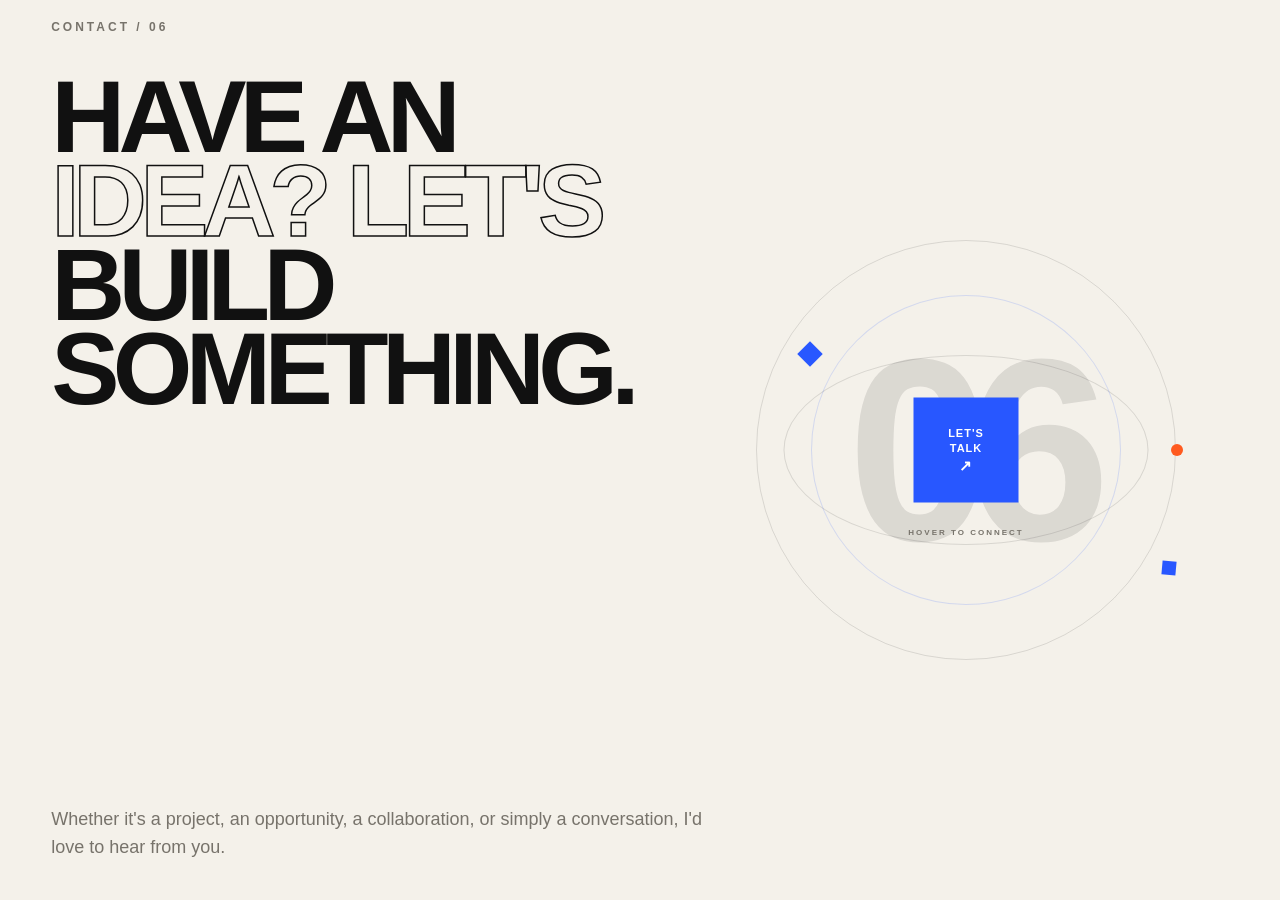
<file: contact-animation.html>
<!DOCTYPE html>
<html lang="en">
<head>
<meta charset="UTF-8">
<meta name="viewport" content="width=device-width, initial-scale=1.0">

<title>Contact Animation V5</title>

<style>

:root {
    --cream: #f4f1ea;
    --black: #111111;
    --blue: #2857ff;
    --orange: #ff5a1f;
    --muted: #77736b;
}

* {
    margin: 0;
    padding: 0;
    box-sizing: border-box;
}

body {
    min-height: 100vh;

    background: var(--cream);
    color: var(--black);

    font-family:
        Arial,
        Helvetica,
        sans-serif;

    overflow: hidden;
}


/* =========================================================
   CONTACT SECTION
========================================================= */

.contact {
    position: relative;

    width: 100%;
    height: 100vh;

    overflow: hidden;

    padding: 25px 4vw;
}


/* =========================================================
   SECTION LABEL
========================================================= */

.section-label {
    position: absolute;

    top: 20px;
    left: 4vw;

    font-size: 12px;
    font-weight: 800;

    letter-spacing: 3px;

    color: var(--muted);
}


/* =========================================================
   HEADING
========================================================= */

.heading {
    position: absolute;

    top: 75px;
    left: 4vw;

    z-index: 5;

    font-size:
        clamp(65px, 8vw, 145px);

    line-height: .82;

    letter-spacing: -.065em;

    font-weight: 900;

    text-transform: uppercase;
}

.heading .outline {
    color: transparent;

    -webkit-text-stroke:
        1.5px var(--black);
}


/* =========================================================
   DESCRIPTION
========================================================= */

.description {
    position: absolute;

    left: 4vw;
    bottom: 38px;

    max-width: 680px;

    font-size: 18px;

    line-height: 1.55;

    color: var(--muted);

    z-index: 5;
}


/* =========================================================
   VISUAL
========================================================= */

.visual {
    position: absolute;

    right: 5vw;
    top: 50%;

    width: 500px;
    height: 500px;

    transform:
        translateY(-50%);

    isolation: isolate;
}


/* =========================================================
   LARGE 06
========================================================= */

.number {
    position: absolute;

    left: 50%;
    top: 50%;

    transform:
        translate(-50%, -50%);

    font-size: 260px;

    line-height: .8;

    font-weight: 900;

    letter-spacing: -.1em;

    color:
        rgba(17,17,17,.105);

    user-select: none;

    z-index: 1;

    transition:
        transform .5s
        cubic-bezier(.2,.8,.2,1),

        color .4s ease;
}


/* =========================================================
   GEOMETRY
========================================================= */

.geometry {
    position: absolute;

    inset: 0;

    animation:
        idleRotate
        30s
        linear
        infinite;

    transition:
        animation-duration .8s;
}

@keyframes idleRotate {

    from {
        transform:
            rotate(0deg);
    }

    to {
        transform:
            rotate(360deg);
    }
}


/* =========================================================
   ORBITS
========================================================= */

.orbit {
    position: absolute;

    left: 50%;
    top: 50%;

    border-radius: 50%;

    border:
        1px solid
        rgba(17,17,17,.12);

    transform:
        translate(-50%, -50%);
}

.orbit-1 {
    width: 420px;
    height: 420px;
}

.orbit-2 {
    width: 365px;
    height: 190px;
}

.orbit-3 {
    width: 310px;
    height: 310px;

    border-color:
        rgba(40,87,255,.16);

    transform:
        translate(-50%, -50%)
        rotate(45deg);
}


/* =========================================================
   LET'S TALK
   THIS IS THE ONLY HOVER TRIGGER
========================================================= */

.talk {
    position: absolute;

    left: 50%;
    top: 50%;

    width: 105px;
    height: 105px;

    transform:
        translate(-50%, -50%);

    display: flex;

    align-items: center;
    justify-content: center;

    flex-direction: column;

    gap: 3px;

    background:
        var(--blue);

    color: white;

    font-size: 11px;

    font-weight: 900;

    letter-spacing: 1px;

    z-index: 30;

    /*
     * IMPORTANT:
     * Only this element receives pointer events.
     */
    cursor: pointer;

    transition:
        width .5s
        cubic-bezier(.2,.8,.2,1),

        height .5s
        cubic-bezier(.2,.8,.2,1),

        transform .5s
        cubic-bezier(.2,.8,.2,1),

        background .4s ease;
}

.talk-arrow {
    font-size: 15px;

    transition:
        transform .4s ease;
}


/* =========================================================
   ORANGE DOT
========================================================= */

.orange-dot {
    position: absolute;

    left: 50%;
    top: 50%;

    width: 12px;
    height: 12px;

    margin-left: 205px;
    margin-top: -6px;

    border-radius: 50%;

    background:
        var(--orange);

    z-index: 20;

    transition:
        transform .4s ease,

        box-shadow .4s ease;
}


/* =========================================================
   BLUE DIAMOND
========================================================= */

.blue-diamond {
    position: absolute;

    left: 17%;
    top: 29%;

    width: 18px;
    height: 18px;

    background:
        var(--blue);

    transform:
        rotate(45deg);

    z-index: 10;

    animation:
        diamondFloat
        4s
        ease-in-out
        infinite;

    transition:
        transform .5s ease;
}

@keyframes diamondFloat {

    0%,
    100% {
        margin-top: 0;
    }

    50% {
        margin-top: -8px;
    }
}


/* =========================================================
   BLUE MARKER
========================================================= */

.blue-marker {
    position: absolute;

    right: 8%;
    bottom: 25%;

    width: 14px;
    height: 14px;

    background:
        var(--blue);

    transform:
        rotate(5deg);

    z-index: 10;
}


/* =========================================================
   SIGNAL PULSE
========================================================= */

.pulse {
    position: absolute;

    left: 50%;
    top: 50%;

    width: 95px;
    height: 95px;

    transform:
        translate(-50%, -50%)
        scale(.5);

    border:
        1px solid
        var(--blue);

    border-radius: 50%;

    opacity: 0;

    pointer-events: none;

    z-index: 5;
}


/*
 * Continuous animation ONLY while
 * the .talk button is hovered.
 */

.visual.talk-active .pulse {
    animation:
        continuousPulse
        2.4s
        cubic-bezier(.2,.7,.2,1)
        infinite;
}

.visual.talk-active .pulse-two {
    animation-delay:
        1.2s;
}


@keyframes continuousPulse {

    0% {
        transform:
            translate(-50%, -50%)
            scale(.5);

        opacity: .65;
    }

    100% {
        transform:
            translate(-50%, -50%)
            scale(4);

        opacity: 0;
    }
}


/* =========================================================
   INNER PULSE
========================================================= */

.inner-pulse {
    position: absolute;

    left: 50%;
    top: 50%;

    width: 115px;
    height: 115px;

    transform:
        translate(-50%, -50%);

    border:
        1px solid
        rgba(40,87,255,.22);

    border-radius: 50%;

    opacity: 0;

    pointer-events: none;

    z-index: 4;
}

.visual.talk-active .inner-pulse {

    animation:
        innerSignal
        1.8s
        ease-in-out
        infinite;
}

@keyframes innerSignal {

    0%,
    100% {
        transform:
            translate(-50%, -50%)
            scale(.85);

        opacity: .1;
    }

    50% {
        transform:
            translate(-50%, -50%)
            scale(1.15);

        opacity: .5;
    }
}


/* =========================================================
   ACTIVE STATE
========================================================= */

/*
 * The animation is activated ONLY when
 * the LET'S TALK square has the
 * talk-active class.
 */

.visual.talk-active .geometry {

    animation-duration:
        12s;
}

.visual.talk-active .number {

    transform:
        translate(-50%, -50%)
        scale(1.025);

    color:
        rgba(17,17,17,.13);
}

.visual.talk-active .talk {

    width: 112px;
    height: 112px;

    transform:
        translate(-50%, -50%)
        scale(1.04);

    background:
        var(--black);
}

.visual.talk-active .talk-arrow {

    transform:
        translate(4px, -4px);
}

.visual.talk-active .orange-dot {

    transform:
        scale(1.35);

    box-shadow:
        0 0 18px
        rgba(255,90,31,.35);
}

.visual.talk-active .blue-diamond {

    transform:
        rotate(45deg)
        scale(1.12);
}


/* =========================================================
   STATUS
========================================================= */

.status {
    position: absolute;

    left: 50%;

    top: calc(50% + 78px);

    transform:
        translateX(-50%);

    font-size: 8px;

    font-weight: 800;

    letter-spacing: 2px;

    color:
        var(--muted);

    white-space: nowrap;

    z-index: 25;

    transition:
        color .35s ease;
}

.status .active-text {
    display: none;
}

.visual.talk-active .status {

    color:
        var(--blue);
}

.visual.talk-active .status .idle-text {
    display: none;
}

.visual.talk-active .status .active-text {
    display: inline;
}


/* =========================================================
   RESPONSIVE
========================================================= */

@media (max-width: 950px) {

    .visual {

        right: 0;

        transform:
            translateY(-50%)
            scale(.82);
    }
}


@media (max-width: 700px) {

    .heading {

        left: 20px;
        top: 65px;
    }

    .section-label {

        left: 20px;
    }

    .description {

        left: 20px;
        right: 20px;
        bottom: 25px;

        font-size: 16px;
    }

    .visual {

        left: 50%;
        right: auto;

        top: 56%;

        transform:
            translate(-50%, -50%)
            scale(.62);
    }
}


/* =========================================================
   REDUCED MOTION
========================================================= */

@media (prefers-reduced-motion: reduce) {

    .geometry,
    .blue-diamond,
    .pulse,
    .inner-pulse {

        animation: none !important;
    }

    .number,
    .talk,
    .orange-dot,
    .blue-diamond {

        transition: none;
    }
}

</style>
</head>


<body>

<section class="contact">


    <!-- =====================================================
         SECTION LABEL
    ====================================================== -->

    <div class="section-label">
        CONTACT / 06
    </div>


    <!-- =====================================================
         MAIN HEADING
    ====================================================== -->

    <h1 class="heading">

        HAVE AN<br>

        <span class="outline">
            IDEA? LET'S
        </span><br>

        BUILD<br>

        SOMETHING.

    </h1>


    <!-- =====================================================
         DESCRIPTION
    ====================================================== -->

    <p class="description">

        Whether it's a project, an opportunity,
        a collaboration, or simply a conversation,
        I'd love to hear from you.

    </p>


    <!-- =====================================================
         VISUAL
    ====================================================== -->

    <div
        class="visual"
        id="visual"
    >


        <!-- LARGE 06 -->

        <div class="number">
            06
        </div>


        <!-- =================================================
             GEOMETRY
        ================================================== -->

        <div class="geometry">

            <div class="orbit orbit-1"></div>

            <div class="orbit orbit-2"></div>

            <div class="orbit orbit-3"></div>

            <div class="orange-dot"></div>

        </div>


        <!-- =================================================
             PULSES
        ================================================== -->

        <div class="pulse"></div>

        <div class="pulse pulse-two"></div>

        <div class="inner-pulse"></div>


        <!-- =================================================
             DECORATIVE ELEMENTS
        ================================================== -->

        <div class="blue-diamond"></div>

        <div class="blue-marker"></div>


        <!-- =================================================
             ONLY HOVER TRIGGER
        ================================================== -->

        <div
            class="talk"
            id="talk"
            tabindex="0"
            role="presentation"
        >

            <span>
                LET'S
            </span>

            <span>
                TALK
            </span>

            <span class="talk-arrow">
                ↗
            </span>

        </div>


        <!-- =================================================
             STATUS
        ================================================== -->

        <div class="status">

            <span class="idle-text">
                HOVER TO CONNECT
            </span>

            <span class="active-text">
                CONNECTION ACTIVE
            </span>

        </div>


    </div>

</section>


<script>

/*
============================================================
IMPORTANT INTERACTION LOGIC
============================================================

The previous version attached hover events to:

    .visual

That meant hovering ANYWHERE inside the 500x500 visual
activated the animation.

This version attaches the interaction ONLY to:

    #talk

Therefore:

✓ Hover 06          → nothing
✓ Hover orbit       → nothing
✓ Hover orange dot  → nothing
✓ Hover empty area  → nothing
✓ Hover LET'S TALK  → animation starts
✓ Stay on LET'S TALK → animation continues
✓ Leave LET'S TALK  → animation stops
============================================================
*/


const visual =
    document.getElementById("visual");

const talk =
    document.getElementById("talk");


/* =========================================================
   START WHEN ONLY THE BLUE SQUARE IS HOVERED
========================================================= */

talk.addEventListener(
    "mouseenter",
    () => {

        visual.classList.add("talk-active");

    }
);


/* =========================================================
   STOP WHEN POINTER LEAVES THE BLUE SQUARE
========================================================= */

talk.addEventListener(
    "mouseleave",
    () => {

        visual.classList.remove("talk-active");

    }
);


/* =========================================================
   KEYBOARD ACCESSIBILITY
========================================================= */

talk.addEventListener(
    "focus",
    () => {

        visual.classList.add("talk-active");

    }
);

talk.addEventListener(
    "blur",
    () => {

        visual.classList.remove("talk-active");

    }
);

</script>

</body>
</html>
</file>
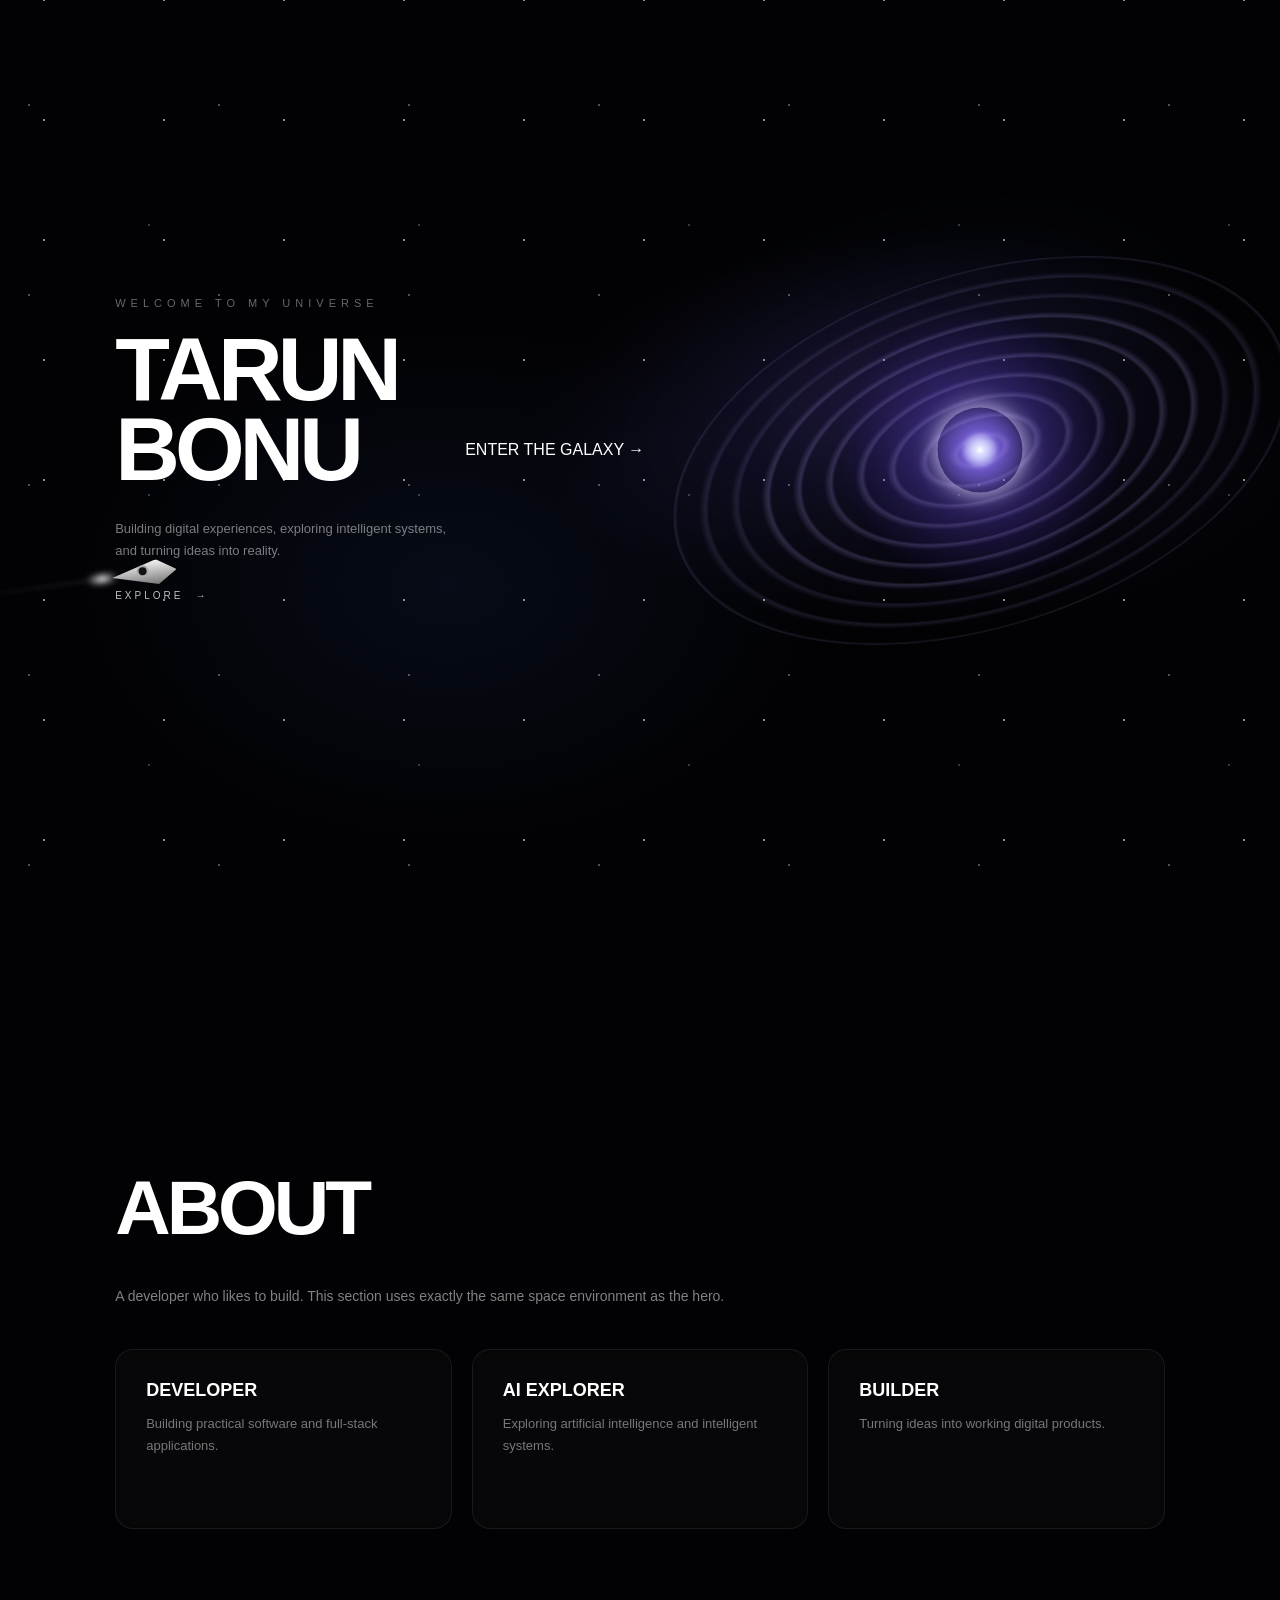
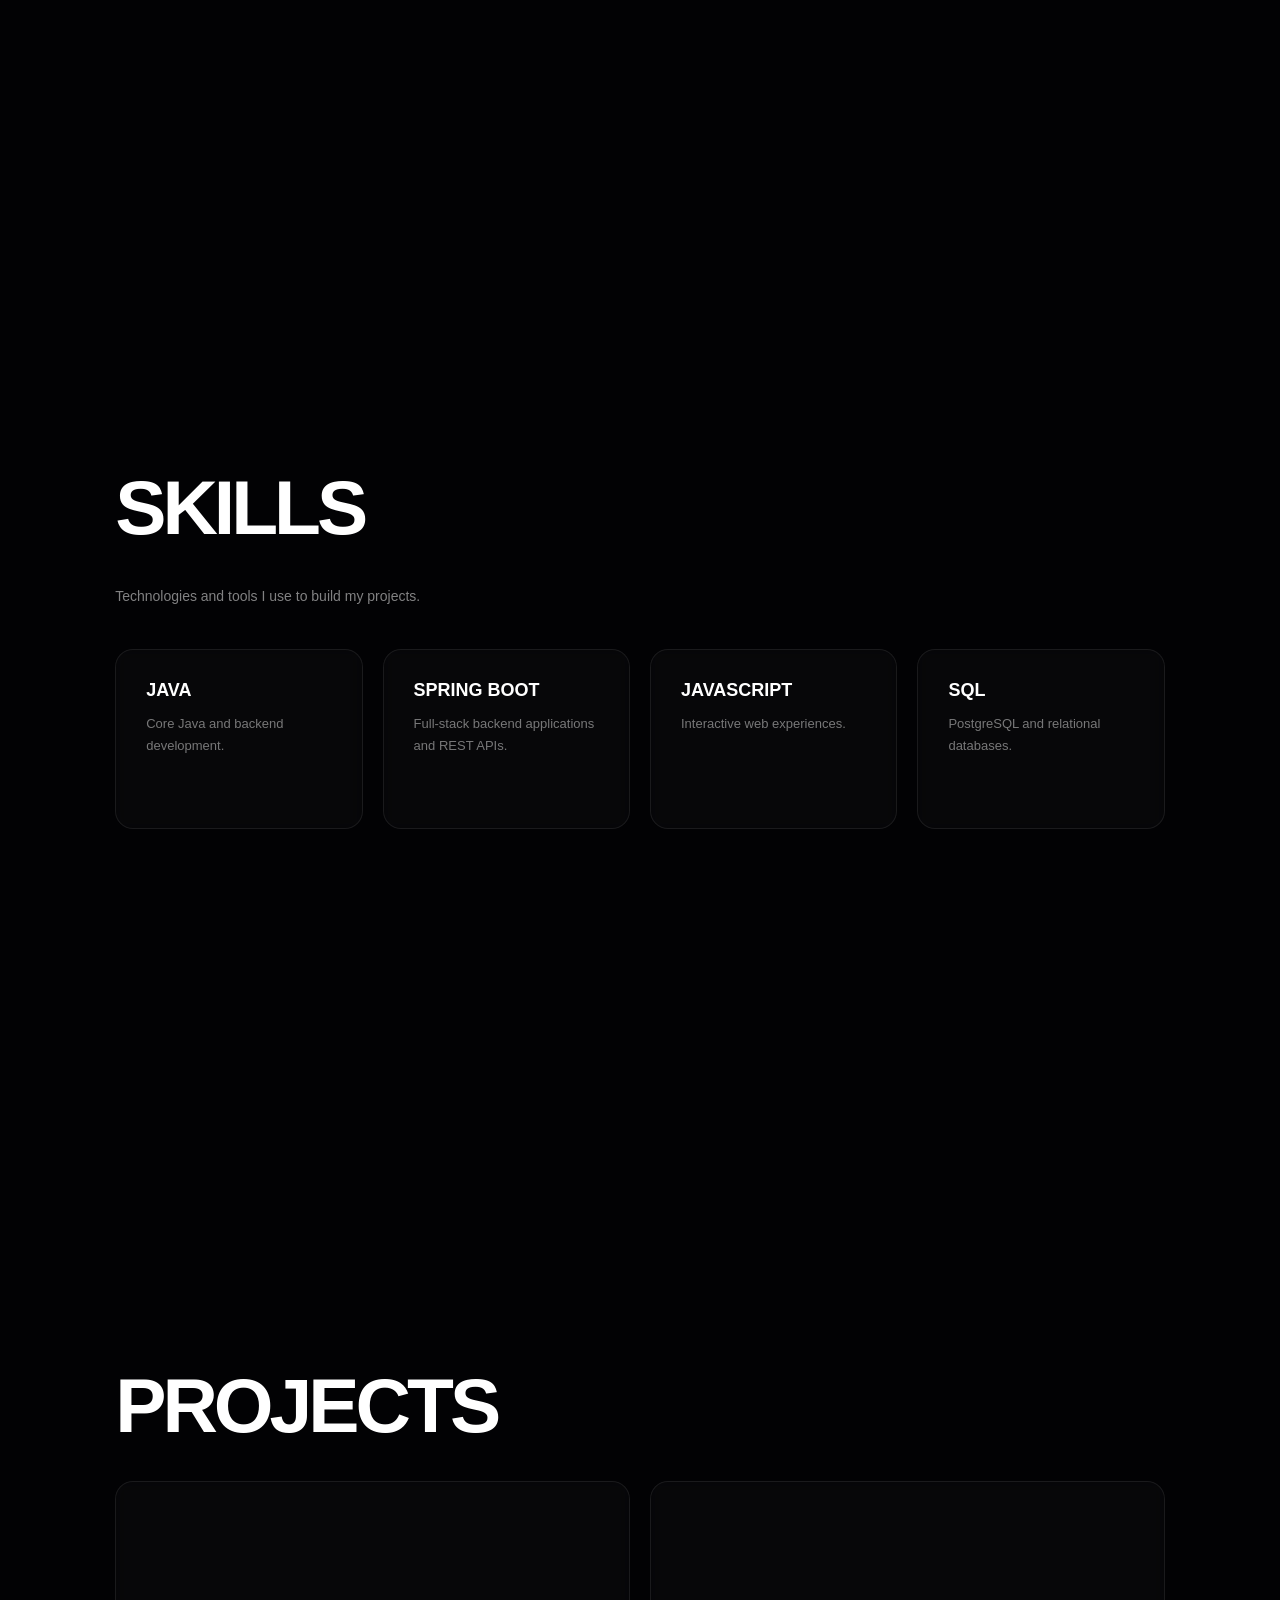
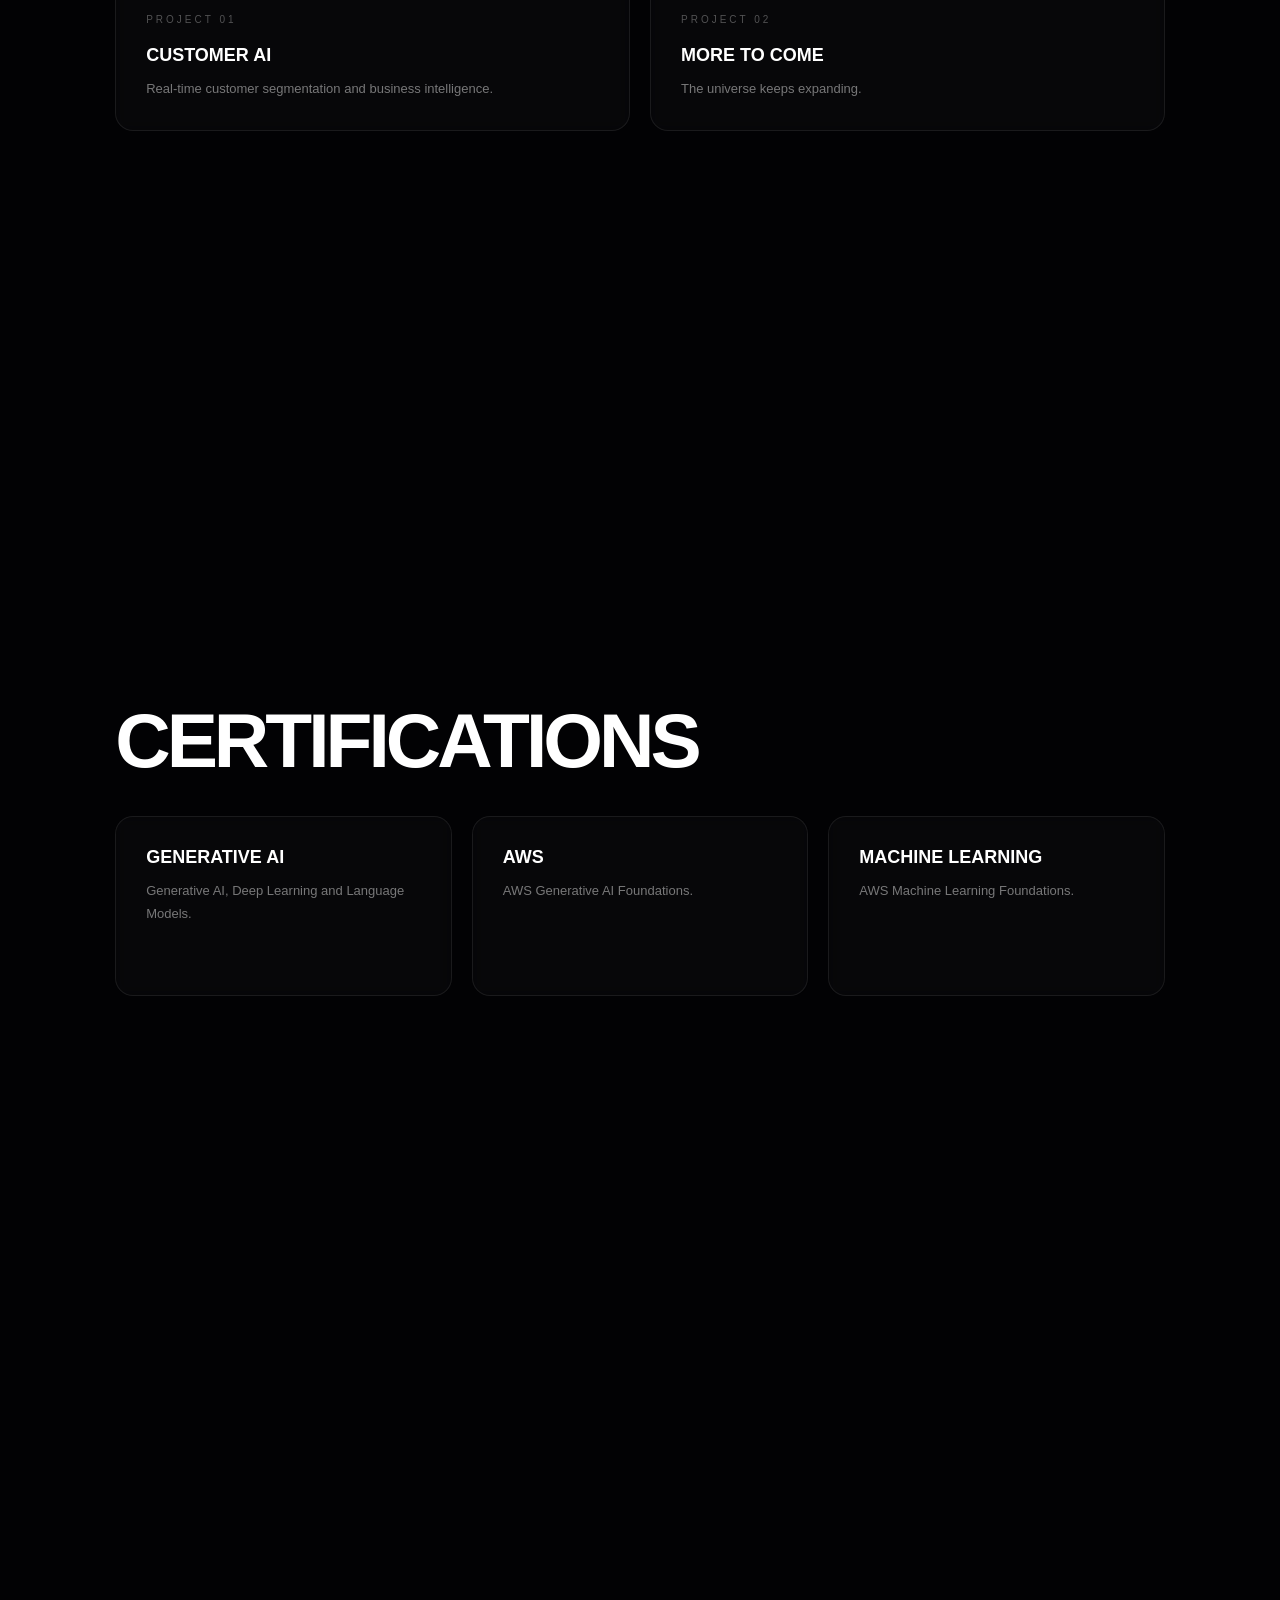
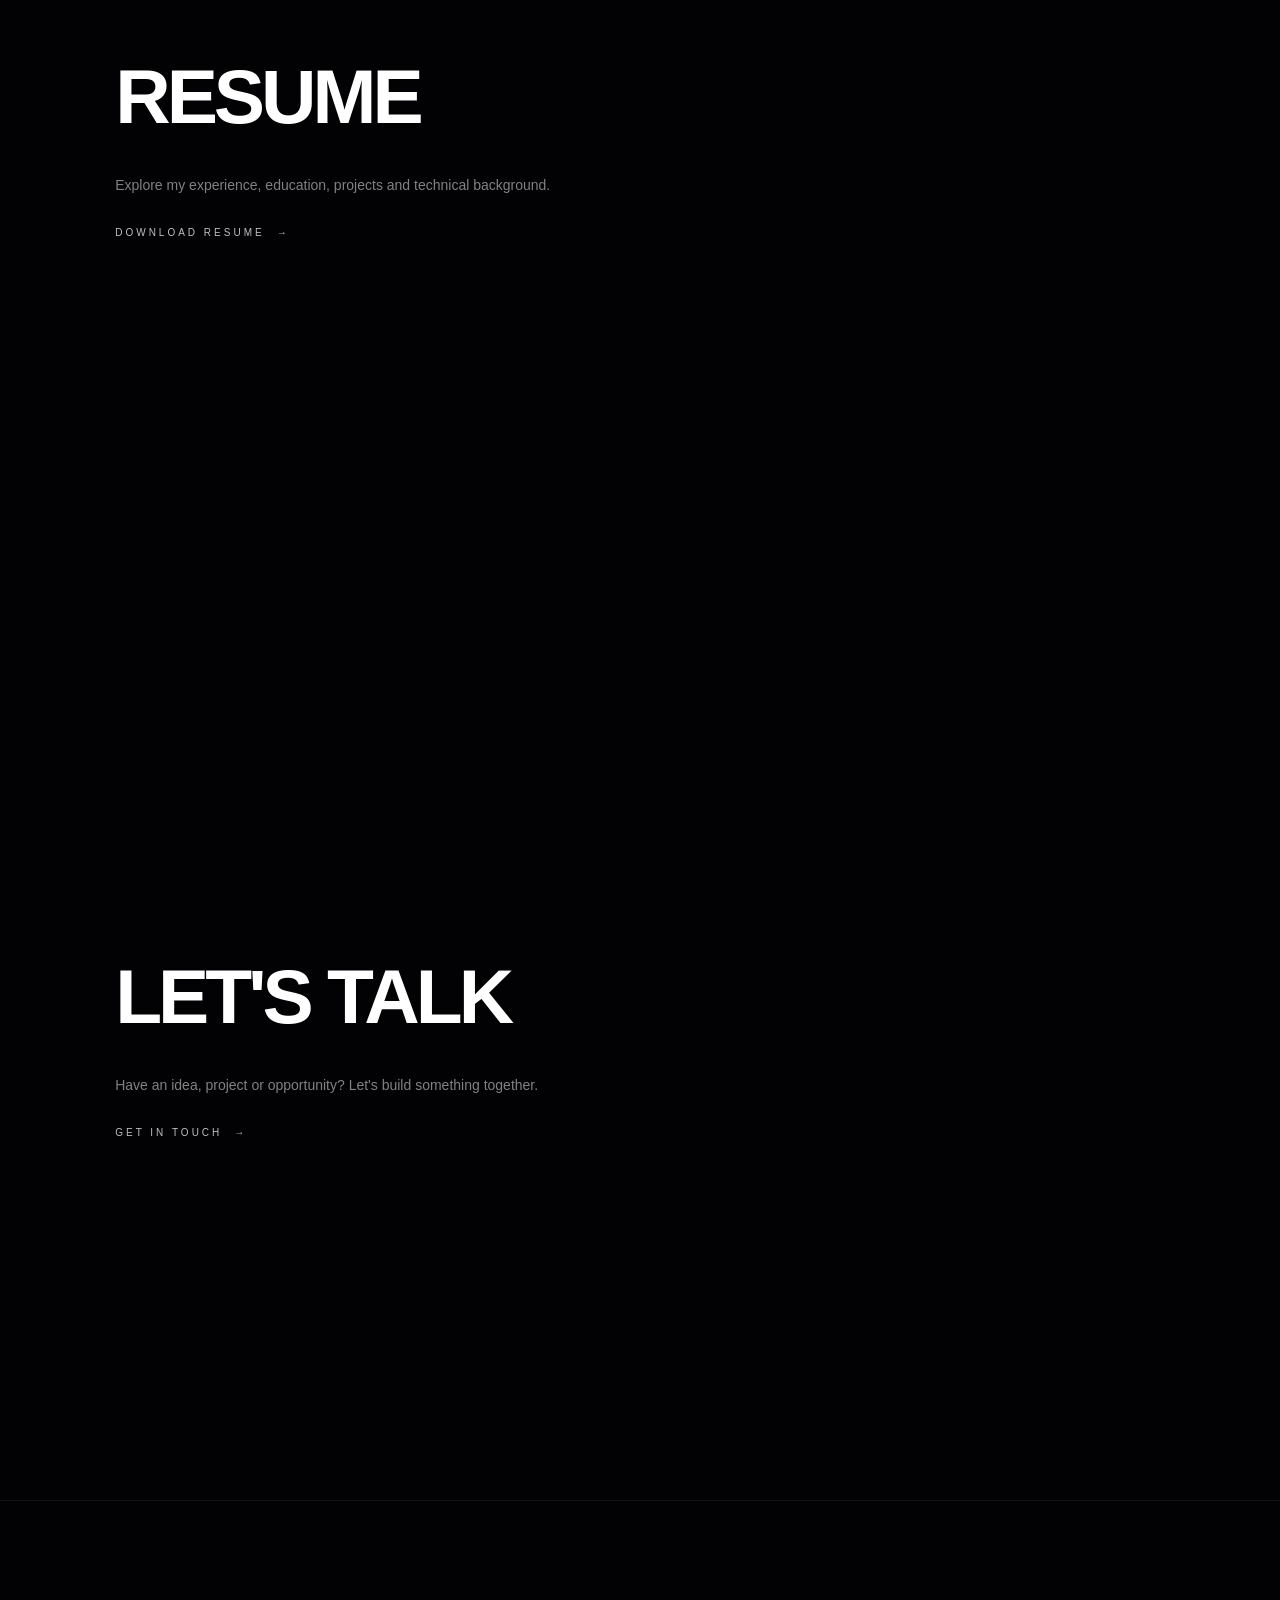
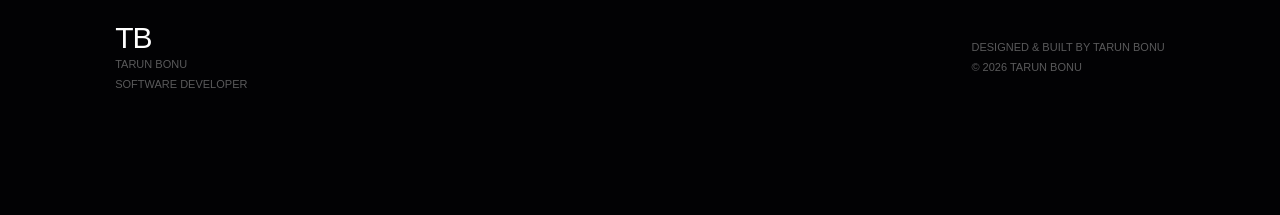
<file: demo.html>
<!DOCTYPE html>
<html lang="en">

<head>

<meta charset="UTF-8">

<meta
    name="viewport"
    content="width=device-width, initial-scale=1.0"
>

<title>Tarun — Into The Universe</title>


<style>

/* =========================================================
   RESET
========================================================= */

* {
    margin: 0;
    padding: 0;
    box-sizing: border-box;
}

html {
    scroll-behavior: smooth;
}

body {

    min-height: 100vh;

    background: #020204;

    font-family:
        Inter,
        Arial,
        sans-serif;

    color: white;

    overflow-x: hidden;
}


/* =========================================================
   GLOBAL SPACE
   THIS NOW COVERS THE ENTIRE WEBSITE
========================================================= */

.space {

    position: relative;

    width: 100%;

    min-height: 100vh;

    overflow: hidden;

    background:

        radial-gradient(
            ellipse at 72% 48%,
            rgba(90, 70, 180, 0.16),
            transparent 30%
        ),

        radial-gradient(
            ellipse at 35% 65%,
            rgba(40, 80, 160, 0.12),
            transparent 32%
        ),

        #020204;
}


/* =========================================================
   FIXED SPACE LAYERS
   THESE REMAIN BEHIND EVERYTHING WHILE SCROLLING
========================================================= */

.space-background {

    position: fixed;

    inset: 0;

    width: 100vw;
    height: 100vh;

    overflow: hidden;

    pointer-events: none;

    z-index: 0;

    background:

        radial-gradient(
            ellipse at 72% 48%,
            rgba(90, 70, 180, 0.16),
            transparent 30%
        ),

        radial-gradient(
            ellipse at 35% 65%,
            rgba(40, 80, 160, 0.12),
            transparent 32%
        ),

        #020204;
}


/* =========================================================
   STAR LAYERS
========================================================= */

.stars,
.stars2,
.stars3 {

    position: absolute;

    inset: -20%;

    background-repeat: repeat;

    pointer-events: none;
}


.stars {

    background-image:

        radial-gradient(
            circle,
            white 1px,
            transparent 1.5px
        );

    background-size: 120px 120px;

    opacity: .55;

    animation:
        starsMove 35s linear infinite;
}


.stars2 {

    background-image:

        radial-gradient(
            circle,
            rgba(255,255,255,.8) 1px,
            transparent 1.4px
        );

    background-size: 190px 190px;

    opacity: .4;

    animation:
        starsMove 55s linear infinite reverse;
}


.stars3 {

    background-image:

        radial-gradient(
            circle,
            rgba(180,200,255,.8) 1px,
            transparent 1.2px
        );

    background-size: 270px 270px;

    opacity: .35;

    animation:
        starsMove 80s linear infinite;
}


/* =========================================================
   NEBULA
========================================================= */

.nebula {

    position: absolute;

    width: 650px;
    height: 320px;

    right: 5%;
    top: 25%;

    background:

        radial-gradient(
            ellipse,
            rgba(120, 80, 220, .18),
            rgba(50, 80, 180, .08) 35%,
            transparent 70%
        );

    filter: blur(30px);

    transform: rotate(-18deg);

    animation:
        nebulaPulse 8s ease-in-out infinite;
}


/* =========================================================
   SHOOTING STARS
========================================================= */

.shooting-star {

    position: absolute;

    width: 110px;
    height: 1px;

    background:

        linear-gradient(
            90deg,
            transparent,
            white
        );

    transform: rotate(-35deg);

    opacity: 0;

    animation:
        shooting 7s linear infinite;
}


.shooting-star.s1 {

    top: 18%;
    left: 55%;
}


.shooting-star.s2 {

    top: 65%;
    left: 35%;

    animation-delay: 3s;
}


.shooting-star.s3 {

    top: 38%;
    left: 80%;

    animation-delay: 6s;
}


/* =========================================================
   WEBSITE CONTENT
   IMPORTANT:
   CONTENT IS ABOVE THE SPACE BACKGROUND
========================================================= */

.website-content {

    position: relative;

    z-index: 2;

    width: 100%;
}


/* =========================================================
   HERO
========================================================= */

.hero {

    position: relative;

    min-height: 100vh;

    width: 100%;

    display: flex;

    align-items: center;

    padding: 0 9%;

}


/* =========================================================
   HERO TEXT
========================================================= */

.hero-content {

    position: relative;

    z-index: 10;

}


.eyebrow {

    color:
        rgba(255,255,255,.4);

    font-size: 11px;

    letter-spacing: 5px;

    margin-bottom: 20px;
}


.title {

    color: white;

    font-size:
        clamp(
            55px,
            7vw,
            105px
        );

    font-weight: 700;

    letter-spacing: -5px;

    line-height: .9;
}


.title span {

    display: block;
}


.description {

    margin-top: 28px;

    color:
        rgba(255,255,255,.48);

    font-size: 13px;

    line-height: 1.7;

    max-width: 350px;
}


.explore {

    margin-top: 28px;

    display: inline-flex;

    align-items: center;

    gap: 12px;

    color:
        rgba(255,255,255,.75);

    font-size: 10px;

    letter-spacing: 3px;

    cursor: pointer;

    transition: .3s;
}


.explore:hover {

    color: white;

    gap: 20px;
}


/* =========================================================
   GALAXY
========================================================= */

.galaxy {

    position: absolute;

    width: 420px;
    height: 420px;

    right: 7%;

    top: 50%;

    transform:
        translateY(-50%);

    border-radius: 50%;

    cursor: pointer;

    background:

        radial-gradient(
            circle,
            #fff 0%,
            rgba(210,220,255,.95) 2%,
            rgba(150,120,255,.6) 7%,
            rgba(90,60,200,.3) 18%,
            transparent 48%
        );

    filter: blur(.3px);

    transition:
        transform .5s ease,
        filter .5s ease;

}


.galaxy:hover {

    transform:
        translateY(-50%)
        scale(1.08);

    filter:

        brightness(1.3)

        drop-shadow(
            0 0 40px
            rgba(130,100,255,.4)
        );
}


/* =========================================================
   GALAXY DISK
========================================================= */

.galaxy::before,
.galaxy::after {

    content: "";

    position: absolute;

    inset: 8%;

    border-radius: 50%;

    background:

        repeating-radial-gradient(
            ellipse,
            transparent 0px,
            transparent 12px,
            rgba(190,170,255,.12) 14px,
            transparent 18px
        );

    transform:
        rotate(-18deg)
        scaleX(1.8);

    animation:
        galaxyRotate
        18s
        linear
        infinite;
}


.galaxy::after {

    inset: 18%;

    opacity: .7;

    animation-duration: 12s;

    animation-direction: reverse;
}


/* =========================================================
   GALAXY CORE
========================================================= */

.galaxy-core {

    position: absolute;

    width: 85px;
    height: 85px;

    left: 50%;
    top: 50%;

    transform:
        translate(-50%, -50%);

    border-radius: 50%;

    background:

        radial-gradient(
            circle,
            white 0%,
            rgba(220,220,255,.9) 8%,
            rgba(130,100,255,.35) 30%,
            transparent 70%
        );

    box-shadow:

        0 0 25px
        rgba(255,255,255,.7),

        0 0 80px
        rgba(130,100,255,.5);
}


/* =========================================================
   SPACESHIP
========================================================= */

.ship {

    position: absolute;

    left: 8%;

    top: 62%;

    width: 85px;
    height: 32px;

    transform:
        rotate(-8deg);

    animation:

        fly
        12s
        ease-in-out
        infinite,

        shipFloat
        2.5s
        ease-in-out
        infinite;

    z-index: 5;
}


/* BODY */

.ship-body {

    position: absolute;

    width: 65px;
    height: 25px;

    left: 10px;
    top: 3px;

    background:

        linear-gradient(
            180deg,
            #f4f4f4,
            #777
        );

    border-radius:
        60% 35% 35% 60%;

    clip-path:

        polygon(
            0 50%,
            70% 0,
            100% 50%,
            70% 100%
        );
}


/* WINDOW */

.ship-window {

    position: absolute;

    width: 12px;
    height: 12px;

    border-radius: 50%;

    background: #111;

    border:
        2px solid #aaa;

    left: 35px;
    top: 7px;
}


/* ENGINE */

.engine {

    position: absolute;

    width: 30px;
    height: 8px;

    left: -15px;
    top: 11px;

    background:

        linear-gradient(
            90deg,
            transparent,
            rgba(255,255,255,.9),
            transparent
        );

    filter: blur(3px);

    animation:
        engine
        .25s
        infinite
        alternate;
}


/* TRAIL */

.trail {

    position: absolute;

    width: 180px;
    height: 2px;

    left: -175px;
    top: 14px;

    background:

        linear-gradient(
            90deg,
            transparent,
            rgba(255,255,255,.15)
        );

    filter: blur(2px);
}


/* =========================================================
   SECTIONS
   SAME SPACE BACKGROUND CONTINUES
========================================================= */

.portfolio-section {

    position: relative;

    min-height: 100vh;

    width: 100%;

    padding: 120px 9%;

    display: flex;

    align-items: center;

}


/* Section content */

.section-inner {

    width: 100%;

    max-width: 1100px;

    margin: auto;

}


/* Section heading */

.section-heading {

    font-size:
        clamp(
            45px,
            6vw,
            80px
        );

    letter-spacing: -4px;

    line-height: .95;

    margin-bottom: 40px;
}


/* Section text */

.section-text {

    max-width: 650px;

    color:
        rgba(255,255,255,.5);

    font-size: 14px;

    line-height: 1.8;
}


/* =========================================================
   GLASS CARDS
========================================================= */

.cards {

    display: grid;

    grid-template-columns:
        repeat(
            auto-fit,
            minmax(220px, 1fr)
        );

    gap: 20px;

    margin-top: 40px;
}


.card {

    min-height: 180px;

    padding: 30px;

    border:

        1px solid
        rgba(255,255,255,.08);

    background:

        rgba(255,255,255,.025);

    backdrop-filter:
        blur(8px);

    border-radius: 18px;

    transition: .35s ease;
}


.card:hover {

    transform:
        translateY(-8px);

    border-color:
        rgba(255,255,255,.2);

    background:
        rgba(255,255,255,.045);
}


.card h3 {

    font-size: 18px;

    margin-bottom: 12px;
}


.card p {

    color:
        rgba(255,255,255,.45);

    font-size: 13px;

    line-height: 1.7;
}


/* =========================================================
   PROJECT CARDS
========================================================= */

.project-card {

    min-height: 250px;

    display: flex;

    flex-direction: column;

    justify-content: flex-end;
}


.project-number {

    font-size: 10px;

    letter-spacing: 3px;

    color:
        rgba(255,255,255,.3);

    margin-bottom: 20px;
}


/* =========================================================
   FOOTER
========================================================= */

.footer {

    position: relative;

    min-height: 35vh;

    padding: 80px 9%;

    border-top:
        1px solid
        rgba(255,255,255,.06);

    display: flex;

    align-items: center;

    justify-content: space-between;
}


.footer-name {

    font-size: 30px;

    letter-spacing: -1px;
}


.footer-text {

    color:
        rgba(255,255,255,.35);

    font-size: 11px;

    line-height: 1.8;
}


/* =========================================================
   ANIMATIONS
========================================================= */

@keyframes starsMove {

    from {

        transform:
            translate(0,0);
    }

    to {

        transform:
            translate(120px,80px);
    }
}


@keyframes nebulaPulse {

    0%,100% {

        opacity: .5;

        transform:
            rotate(-18deg)
            scale(1);
    }

    50% {

        opacity: .8;

        transform:
            rotate(-18deg)
            scale(1.08);
    }
}


@keyframes galaxyRotate {

    from {

        transform:
            rotate(-18deg)
            scaleX(1.8);
    }

    to {

        transform:
            rotate(342deg)
            scaleX(1.8);
    }
}


@keyframes shooting {

    0% {

        transform:
            translate(0,0)
            rotate(-35deg);

        opacity: 0;
    }

    10% {

        opacity: 1;
    }

    25% {

        transform:
            translate(300px,180px)
            rotate(-35deg);

        opacity: 0;
    }

    100% {

        opacity: 0;
    }
}


@keyframes fly {

    0% {

        left: 8%;
        top: 62%;
    }

    50% {

        left: 38%;
        top: 45%;
    }

    100% {

        left: 70%;
        top: 43%;
    }
}


@keyframes shipFloat {

    0%,100% {

        margin-top: 0;
    }

    50% {

        margin-top: -8px;
    }
}


@keyframes engine {

    from {

        opacity: .3;

        transform:
            scaleX(.7);
    }

    to {

        opacity: 1;

        transform:
            scaleX(1.3);
    }
}


/* =========================================================
   MOBILE
========================================================= */

@media(max-width:800px) {

    .hero {

        min-height: 100vh;

        padding:
            100px 7%
            60px;
    }


    .galaxy {

        width: 280px;
        height: 280px;

        right: -30px;

        top: 62%;
    }


    .title {

        font-size: 58px;
    }


    .description {

        max-width: 280px;
    }


    .ship {

        transform:
            scale(.7)
            rotate(-8deg);
    }


    .portfolio-section {

        min-height: 80vh;

        padding:
            100px 7%;
    }


    .section-heading {

        font-size: 50px;
    }


    .footer {

        padding:
            60px 7%;

        flex-direction: column;

        align-items: flex-start;

        gap: 30px;
    }

}

</style>

</head>


<body>


<!-- =====================================================
     GLOBAL SPACE BACKGROUND
     FIXED = NEVER DISAPPEARS WHEN SCROLLING
===================================================== -->

<div class="space-background">

    <div class="stars"></div>

    <div class="stars2"></div>

    <div class="stars3"></div>

    <div class="nebula"></div>

    <div class="shooting-star s1"></div>

    <div class="shooting-star s2"></div>

    <div class="shooting-star s3"></div>

</div>



<!-- =====================================================
     ALL WEBSITE CONTENT
===================================================== -->

<main class="website-content">


<!-- =====================================================
     HERO
===================================================== -->

<section class="hero">


    <!-- TEXT -->

    <div class="hero-content">

        <div class="eyebrow">

            WELCOME TO MY UNIVERSE

        </div>


        <h1 class="title">

            TARUN

            <span>BONU</span>

        </h1>


        <p class="description">

            Building digital experiences,
            exploring intelligent systems,
            and turning ideas into reality.

        </p>


        <div class="explore">

            EXPLORE

            <span>→</span>

        </div>

    </div>



    <!-- GALAXY -->

    <div
        class="galaxy"
        id="galaxy"
    >

        <div class="galaxy-core"></div>

    </div>


    <div class="project-message">

        ENTER THE GALAXY →

    </div>


    <!-- SHIP -->

    <div class="ship">

        <div class="trail"></div>

        <div class="engine"></div>

        <div class="ship-body"></div>

        <div class="ship-window"></div>

    </div>


</section>



<!-- =====================================================
     ABOUT
===================================================== -->

<section class="portfolio-section">

    <div class="section-inner">

        <h2 class="section-heading">

            ABOUT

        </h2>


        <p class="section-text">

            A developer who likes to build.
            This section uses exactly the same
            space environment as the hero.

        </p>


        <div class="cards">

            <div class="card">

                <h3>DEVELOPER</h3>

                <p>
                    Building practical software
                    and full-stack applications.
                </p>

            </div>


            <div class="card">

                <h3>AI EXPLORER</h3>

                <p>
                    Exploring artificial intelligence
                    and intelligent systems.
                </p>

            </div>


            <div class="card">

                <h3>BUILDER</h3>

                <p>
                    Turning ideas into working
                    digital products.
                </p>

            </div>

        </div>

    </div>

</section>



<!-- =====================================================
     SKILLS
===================================================== -->

<section class="portfolio-section">

    <div class="section-inner">

        <h2 class="section-heading">

            SKILLS

        </h2>


        <p class="section-text">

            Technologies and tools I use
            to build my projects.

        </p>


        <div class="cards">

            <div class="card">

                <h3>JAVA</h3>

                <p>
                    Core Java and backend development.
                </p>

            </div>


            <div class="card">

                <h3>SPRING BOOT</h3>

                <p>
                    Full-stack backend applications
                    and REST APIs.
                </p>

            </div>


            <div class="card">

                <h3>JAVASCRIPT</h3>

                <p>
                    Interactive web experiences.
                </p>

            </div>


            <div class="card">

                <h3>SQL</h3>

                <p>
                    PostgreSQL and relational databases.
                </p>

            </div>

        </div>

    </div>

</section>



<!-- =====================================================
     PROJECTS
===================================================== -->

<section class="portfolio-section">

    <div class="section-inner">

        <h2 class="section-heading">

            PROJECTS

        </h2>


        <div class="cards">

            <div class="card project-card">

                <div class="project-number">

                    PROJECT 01

                </div>

                <h3>

                    CUSTOMER AI

                </h3>

                <p>

                    Real-time customer segmentation
                    and business intelligence.

                </p>

            </div>


            <div class="card project-card">

                <div class="project-number">

                    PROJECT 02

                </div>

                <h3>

                    MORE TO COME

                </h3>

                <p>

                    The universe keeps expanding.

                </p>

            </div>

        </div>

    </div>

</section>



<!-- =====================================================
     CERTIFICATIONS
===================================================== -->

<section class="portfolio-section">

    <div class="section-inner">

        <h2 class="section-heading">

            CERTIFICATIONS

        </h2>


        <div class="cards">

            <div class="card">

                <h3>

                    GENERATIVE AI

                </h3>

                <p>

                    Generative AI, Deep Learning
                    and Language Models.

                </p>

            </div>


            <div class="card">

                <h3>

                    AWS

                </h3>

                <p>

                    AWS Generative AI Foundations.

                </p>

            </div>


            <div class="card">

                <h3>

                    MACHINE LEARNING

                </h3>

                <p>

                    AWS Machine Learning Foundations.

                </p>

            </div>

        </div>

    </div>

</section>



<!-- =====================================================
     RESUME
===================================================== -->

<section class="portfolio-section">

    <div class="section-inner">

        <h2 class="section-heading">

            RESUME

        </h2>


        <p class="section-text">

            Explore my experience, education,
            projects and technical background.

        </p>


        <div class="explore">

            DOWNLOAD RESUME

            <span>→</span>

        </div>

    </div>

</section>



<!-- =====================================================
     CONTACT
===================================================== -->

<section class="portfolio-section">

    <div class="section-inner">

        <h2 class="section-heading">

            LET'S TALK

        </h2>


        <p class="section-text">

            Have an idea, project or opportunity?
            Let's build something together.

        </p>


        <div class="explore">

            GET IN TOUCH

            <span>→</span>

        </div>

    </div>

</section>



<!-- =====================================================
     FOOTER
===================================================== -->

<footer class="footer">

    <div>

        <div class="footer-name">

            TB

        </div>

        <div class="footer-text">

            TARUN BONU<br>

            SOFTWARE DEVELOPER

        </div>

    </div>


    <div class="footer-text">

        DESIGNED & BUILT BY TARUN BONU<br>

        © 2026 TARUN BONU

    </div>

</footer>


</main>



<script>

/* =========================================================
   PARALLAX
========================================================= */

const space =
    document.querySelector(".space-background");

const galaxy =
    document.getElementById("galaxy");

const nebula =
    document.querySelector(".nebula");

const stars =
    document.querySelectorAll(
        ".stars, .stars2, .stars3"
    );


document.addEventListener(
    "mousemove",
    (e) => {

        const x =
            e.clientX /
            window.innerWidth -
            0.5;

        const y =
            e.clientY /
            window.innerHeight -
            0.5;


        /*
            Only a subtle movement.
            The design itself stays unchanged.
        */

        galaxy.style.marginLeft =
            `${x * 25}px`;

        galaxy.style.marginTop =
            `${y * 20}px`;


        nebula.style.marginLeft =
            `${x * -35}px`;


        stars.forEach(
            (star, index) => {

                const amount =
                    (index + 1) * -15;

                star.style.marginLeft =
                    `${x * amount}px`;

                star.style.marginTop =
                    `${y * amount}px`;

            }
        );

    }
);


/* =========================================================
   GALAXY CLICK
========================================================= */

galaxy.addEventListener(
    "click",
    () => {

        galaxy.style.transform =
            "translateY(-50%) scale(1.25)";


        setTimeout(
            () => {

                galaxy.style.transform =
                    "translateY(-50%) scale(1)";

            },
            700
        );

    }
);

</script>


</body>

</html>
</file>
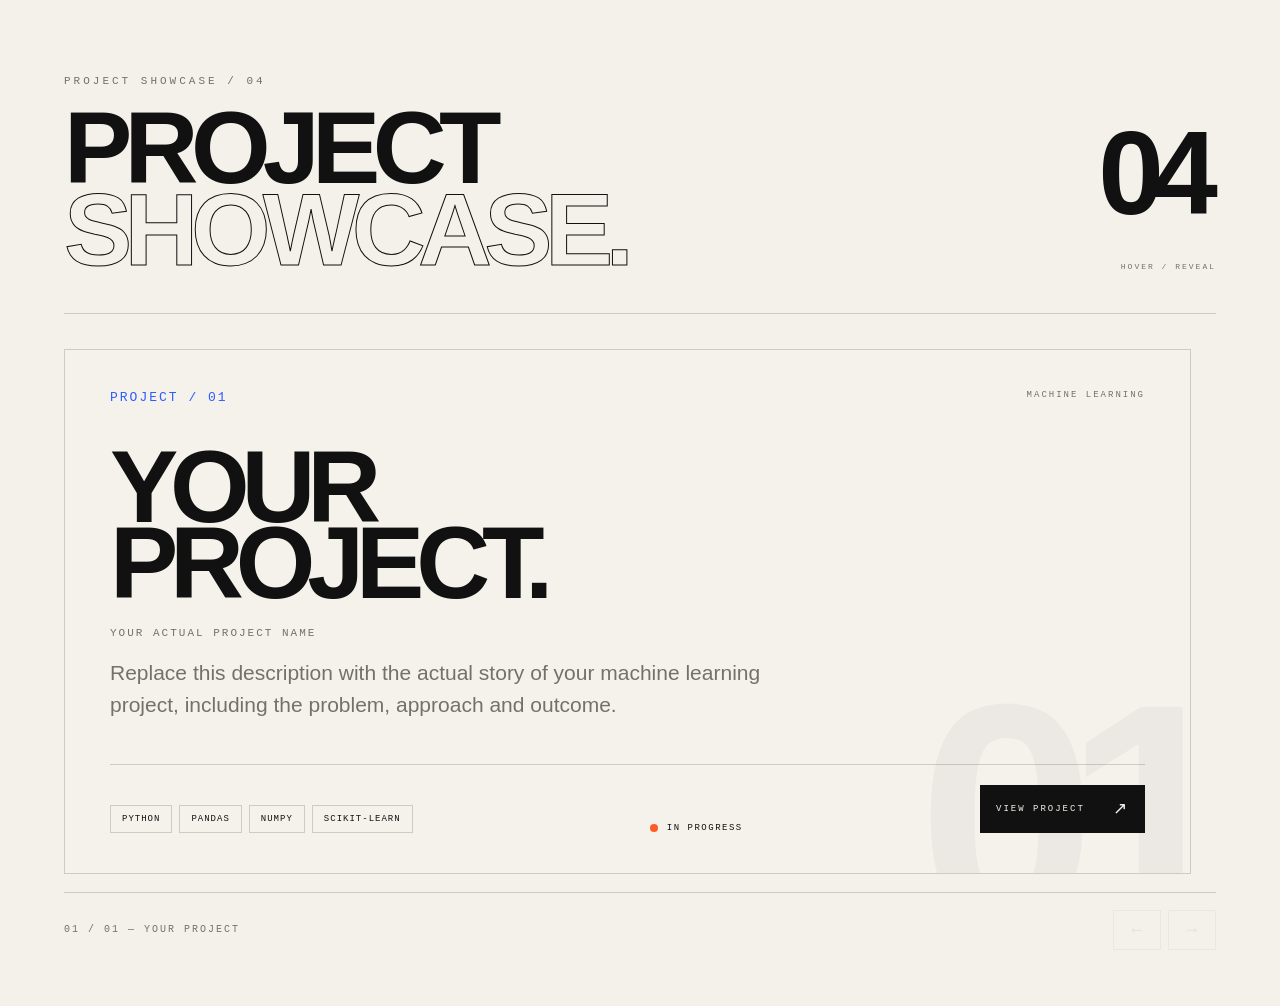
<file: projects-animation.html>
<!DOCTYPE html>
<html lang="en">
<head>
<meta charset="UTF-8">
<meta name="viewport" content="width=device-width, initial-scale=1.0">

<title>Project Showcase</title>

<style>

:root {
    --bg: #f4f1ea;
    --black: #111;
    --muted: #74716a;
    --line: rgba(17,17,17,.17);
    --blue: #2d5bff;
    --orange: #ff5b25;
}

* {
    margin: 0;
    padding: 0;
    box-sizing: border-box;
}

body {
    background: var(--bg);
    color: var(--black);

    font-family:
        Arial,
        Helvetica,
        sans-serif;

    overflow-x: hidden;
}


/* =========================================================
   SECTION
========================================================= */

.showcase {

    min-height: 100vh;

    padding:
        75px 5vw 55px;

    display: flex;
    flex-direction: column;
}


/* =========================================================
   HEADER
========================================================= */

.header {

    display: flex;

    align-items: flex-end;

    justify-content: space-between;

    gap: 60px;

    padding-bottom: 42px;

    border-bottom:
        1px solid var(--line);
}


/* =========================================================
   HEADING
========================================================= */

.heading-area {
    flex: 1;
}

.eyebrow {

    font-family: monospace;

    font-size: 11px;

    letter-spacing: 3px;

    color: var(--muted);

    margin-bottom: 20px;
}

.heading {

    font-size:
        clamp(60px, 8vw, 120px);

    line-height: .8;

    letter-spacing: -.075em;

    font-weight: 900;
}

.heading span {

    color: transparent;

    -webkit-text-stroke:
        1px var(--black);
}


/* =========================================================
   04 ANIMATION AREA
========================================================= */

.project-marker {

    width: 230px;
    height: 145px;

    position: relative;

    flex-shrink: 0;

    cursor: pointer;

    overflow: visible;
}


/* =========================================================
   MAIN 04
========================================================= */

.marker-number {

    position: absolute;

    right: 10px;
    top: 0;

    z-index: 20;

    font-size:
        118px;

    line-height: .8;

    font-weight: 900;

    letter-spacing: -.1em;

    color:
        var(--black);

    transition:
        color .4s ease;
}


/* =========================================================
   REVEAL PROJECT
========================================================= */

.reveal-project {

    position: absolute;

    right: 18px;
    top: 28px;

    width: 125px;
    height: 88px;

    border:
        1px solid var(--black);

    background:
        var(--bg);

    z-index: 10;

    opacity: 0;

    transform:
        translateX(-25px)
        translateY(12px)
        rotate(-4deg)
        scale(.8);

    transition:
        opacity .55s ease,

        transform .75s
        cubic-bezier(.22,1,.36,1);

    overflow: hidden;
}


/* =========================================================
   REVEAL PROJECT — BLUE BACK LAYER
========================================================= */

.reveal-blue {

    position: absolute;

    width: 125px;
    height: 88px;

    right: 7px;
    top: 21px;

    border:
        1px solid var(--blue);

    z-index: 5;

    opacity: 0;

    transform:
        translateX(-10px)
        rotate(5deg);

    transition:
        opacity .4s ease,

        transform .7s
        cubic-bezier(.22,1,.36,1);

    transition-delay:
        .08s;
}


/* =========================================================
   REVEAL PROJECT — ORANGE STRIP
========================================================= */

.reveal-orange {

    position: absolute;

    left: 0;
    bottom: 0;

    width: 0;
    height: 4px;

    background:
        var(--orange);

    transition:
        width .6s
        cubic-bezier(.22,1,.36,1);

    transition-delay:
        .25s;
}


/* =========================================================
   REVEAL TEXT
========================================================= */

.reveal-label {

    position: absolute;

    left: 14px;
    top: 12px;

    font-family:
        monospace;

    font-size: 7px;

    letter-spacing: 2px;

    color:
        var(--muted);

    opacity: 0;

    transform:
        translateY(7px);

    transition:
        opacity .4s ease,

        transform .5s ease;

    transition-delay:
        .3s;
}


.reveal-title {

    position: absolute;

    left: 13px;
    bottom: 17px;

    font-size:
        19px;

    line-height: .8;

    font-weight:
        900;

    letter-spacing:
        -.06em;

    opacity: 0;

    transform:
        translateX(-12px);

    transition:
        opacity .45s ease,

        transform .6s
        cubic-bezier(.22,1,.36,1);

    transition-delay:
        .35s;
}


/* =========================================================
   REVEAL NUMBER
========================================================= */

.reveal-count {

    position: absolute;

    right: 12px;
    top: 12px;

    font-family:
        monospace;

    font-size:
        8px;

    color:
        var(--blue);

    opacity: 0;

    transition:
        opacity .4s ease;

    transition-delay:
        .35s;
}


/* =========================================================
   HOVER REVEAL
========================================================= */

.project-marker:hover .marker-number {

    color:
        var(--blue);
}


.project-marker:hover .reveal-project {

    opacity:
        1;

    transform:
        translateX(-42px)
        translateY(20px)
        rotate(-2deg)
        scale(1);
}


.project-marker:hover .reveal-blue {

    opacity:
        .65;

    transform:
        translateX(-18px)
        rotate(5deg);
}


.project-marker:hover .reveal-orange {

    width:
        100%;
}


.project-marker:hover .reveal-label {

    opacity:
        1;

    transform:
        translateY(0);
}


.project-marker:hover .reveal-title {

    opacity:
        1;

    transform:
        translateX(0);
}


.project-marker:hover .reveal-count {

    opacity:
        1;
}


/* =========================================================
   SMALL MARKS
========================================================= */

.marker-line {

    position: absolute;

    left: 0;

    top: 50%;

    width: 0;

    height: 1px;

    background:
        var(--black);

    transition:
        width .7s
        cubic-bezier(.22,1,.36,1);
}


.project-marker:hover .marker-line {

    width:
        80px;
}


/* =========================================================
   MARKER LABEL
========================================================= */

.marker-label {

    position: absolute;

    right: 0;

    bottom: 0;

    font-family:
        monospace;

    font-size: 8px;

    letter-spacing: 2px;

    color:
        var(--muted);

    transition:
        color .35s ease,

        transform .4s ease;
}


.project-marker:hover .marker-label {

    color:
        var(--black);

    transform:
        translateY(-3px);
}


/* =========================================================
   PROJECT SHOWCASE
========================================================= */

.showcase-area {

    flex: 1;

    margin-top:
        35px;

    overflow:
        hidden;

    position:
        relative;
}


/* =========================================================
   PROJECT TRACK
========================================================= */

.project-track {

    display:
        flex;

    width:
        200%;

    transition:
        transform .9s
        cubic-bezier(.77,0,.175,1);
}


.project {

    width:
        50%;

    flex-shrink:
        0;

    padding-right:
        25px;
}


/* =========================================================
   PROJECT CARD
========================================================= */

.project-card {

    min-height:
        525px;

    position:
        relative;

    overflow:
        hidden;

    padding:
        40px 45px;

    border:
        1px solid var(--line);

    background:
        rgba(255,255,255,.08);

    display:
        flex;

    flex-direction:
        column;

    justify-content:
        space-between;

    transition:
        border-color .4s ease,

        background .4s ease,

        transform .4s ease;
}


.project-card:hover {

    border-color:
        rgba(45,91,255,.4);

    background:
        rgba(45,91,255,.025);

    transform:
        translateY(-3px);
}


/* =========================================================
   BACKGROUND NUMBER
========================================================= */

.background-number {

    position:
        absolute;

    right:
        -20px;

    bottom:
        -55px;

    font-size:
        clamp(180px,25vw,390px);

    line-height:
        .7;

    font-weight:
        900;

    letter-spacing:
        -.1em;

    color:
        rgba(17,17,17,.035);

    pointer-events:
        none;

    transition:
        color .5s ease,

        transform .5s ease;
}


.project-card:hover
.background-number {

    color:
        rgba(45,91,255,.045);

    transform:
        translateX(-15px);
}


/* =========================================================
   CARD TOP
========================================================= */

.card-top {

    position:
        relative;

    z-index:
        2;

    display:
        flex;

    justify-content:
        space-between;
}


.project-number {

    font-family:
        monospace;

    font-size:
        13px;

    letter-spacing:
        2px;

    color:
        var(--blue);
}


.project-category {

    font-family:
        monospace;

    font-size:
        9px;

    letter-spacing:
        2px;

    color:
        var(--muted);
}


/* =========================================================
   CARD MAIN
========================================================= */

.card-main {

    position:
        relative;

    z-index:
        2;
}


.project-title {

    font-size:
        clamp(62px,8vw,125px);

    line-height:
        .75;

    letter-spacing:
        -.08em;

    font-weight:
        900;

    margin-bottom:
        25px;

    transition:
        color .4s ease,

        transform .4s ease;
}


.project-card:hover
.project-title {

    color:
        var(--blue);

    transform:
        translateX(4px);
}


.project-subtitle {

    font-family:
        monospace;

    font-size:
        11px;

    letter-spacing:
        2px;

    color:
        var(--muted);

    margin-bottom:
        18px;
}


.description {

    max-width:
        720px;

    font-size:
        clamp(16px,1.7vw,21px);

    line-height:
        1.5;

    color:
        var(--muted);
}


/* =========================================================
   CARD BOTTOM
========================================================= */

.card-bottom {

    position:
        relative;

    z-index:
        2;

    border-top:
        1px solid var(--line);

    padding-top:
        20px;

    display:
        flex;

    justify-content:
        space-between;

    align-items:
        flex-end;

    gap:
        25px;
}


/* =========================================================
   TECHNOLOGIES
========================================================= */

.tech {

    display:
        flex;

    flex-wrap:
        wrap;

    gap:
        7px;

    max-width:
        650px;
}


.tech span {

    border:
        1px solid var(--line);

    padding:
        8px 11px;

    font-family:
        monospace;

    font-size:
        9px;

    letter-spacing:
        1px;

    transition:
        color .3s ease,

        border-color .3s ease,

        transform .3s ease;
}


.tech span:hover {

    color:
        var(--blue);

    border-color:
        var(--blue);

    transform:
        translateY(-2px);
}


/* =========================================================
   STATUS
========================================================= */

.status {

    display:
        flex;

    align-items:
        center;

    gap:
        9px;

    font-family:
        monospace;

    font-size:
        9px;

    letter-spacing:
        1.5px;

    white-space:
        nowrap;
}


.status-dot {

    width:
        8px;

    height:
        8px;

    border-radius:
        50%;

    background:
        var(--orange);

    animation:
        statusPulse
        2s
        ease-in-out
        infinite;
}


@keyframes statusPulse {

    0%,
    100% {

        box-shadow:
            0 0 0 0
            rgba(255,91,37,.2);
    }

    50% {

        box-shadow:
            0 0 0 7px
            rgba(255,91,37,0);
    }
}


/* =========================================================
   VIEW
========================================================= */

.view {

    width:
        165px;

    height:
        48px;

    display:
        flex;

    align-items:
        center;

    justify-content:
        space-between;

    padding:
        0 16px;

    background:
        var(--black);

    color:
        var(--bg);

    text-decoration:
        none;

    font-family:
        monospace;

    font-size:
        9px;

    letter-spacing:
        2px;

    transition:
        background .3s ease,

        transform .3s ease;
}


.view span {

    font-size:
        17px;
}


.view:hover {

    background:
        var(--blue);

    transform:
        translateY(-3px);
}


/* =========================================================
   NAVIGATION
========================================================= */

.navigation {

    display:
        flex;

    align-items:
        center;

    justify-content:
        space-between;

    margin-top:
        18px;

    border-top:
        1px solid var(--line);

    padding-top:
        17px;
}


.slide-info {

    font-family:
        monospace;

    font-size:
        10px;

    letter-spacing:
        2px;

    color:
        var(--muted);
}


.arrows {

    display:
        flex;

    gap:
        7px;
}


.arrow {

    width:
        48px;

    height:
        40px;

    border:
        1px solid var(--line);

    background:
        transparent;

    cursor:
        pointer;

    font-size:
        17px;

    transition:
        .3s ease;
}


.arrow:hover:not(:disabled) {

    background:
        var(--black);

    color:
        var(--bg);

    border-color:
        var(--black);
}


.arrow:disabled {

    opacity:
        .25;

    cursor:
        default;
}


/* =========================================================
   RESPONSIVE
========================================================= */

@media (max-width: 850px) {

    .showcase {

        padding:
            55px 25px;
    }


    .header {

        flex-direction:
            column;

        align-items:
            flex-start;

        gap:
            40px;
    }


    .project-marker {

        align-self:
            flex-end;

        transform:
            scale(.9);

        transform-origin:
            right center;
    }


    .project-card {

        min-height:
            600px;

        padding:
            30px;
    }


    .card-bottom {

        flex-direction:
            column;

        align-items:
            flex-start;
    }


    .view {

        width:
            100%;
    }
}


@media (max-width: 500px) {

    .heading {

        font-size:
            62px;
    }


    .project-title {

        font-size:
            56px;
    }


    .project-card {

        padding:
            25px;
    }


    .project-marker {

        transform:
            scale(.8);
    }
}

</style>
</head>


<body>


<section class="showcase">


    <!-- =====================================================
         HEADER
    ====================================================== -->

    <header class="header">


        <!-- HEADING -->

        <div class="heading-area">

            <div class="eyebrow">
                PROJECT SHOWCASE / 04
            </div>

            <h1 class="heading">
                PROJECT<br>
                <span>SHOWCASE.</span>
            </h1>

        </div>


        <!-- =================================================
             04 HOVER REVEAL
        ================================================== -->

        <div
            class="project-marker"
            aria-label="Project showcase animation"
        >


            <!-- line -->

            <div class="marker-line"></div>


            <!-- revealed blue layer -->

            <div class="reveal-blue"></div>


            <!-- revealed project -->

            <div class="reveal-project">

                <div class="reveal-label">
                    SELECTED
                </div>


                <div class="reveal-count">
                    01
                </div>


                <div class="reveal-title">
                    WORK<br>
                    ARCHIVE
                </div>


                <div class="reveal-orange"></div>

            </div>


            <!-- main number -->

            <div class="marker-number">
                04
            </div>


            <!-- label -->

            <div class="marker-label">
                HOVER / REVEAL
            </div>

        </div>

    </header>


    <!-- =====================================================
         PROJECT CARDS
    ====================================================== -->

    <div class="showcase-area">


        <div
            class="project-track"
            id="projectTrack"
        >


            <!-- =================================================
                 PROJECT 01
            ================================================== -->

            <article class="project">


                <div class="project-card">


                    <div class="background-number">
                        01
                    </div>


                    <div class="card-top">

                        <div class="project-number">
                            PROJECT / 01
                        </div>

                        <div class="project-category">
                            MACHINE LEARNING
                        </div>

                    </div>


                    <div class="card-main">

                        <h2 class="project-title">
                            YOUR<br>
                            PROJECT.
                        </h2>


                        <div class="project-subtitle">
                            YOUR ACTUAL PROJECT NAME
                        </div>


                        <p class="description">
                            Replace this description with the
                            actual story of your machine learning
                            project, including the problem,
                            approach and outcome.
                        </p>

                    </div>


                    <div class="card-bottom">


                        <div class="tech">

                            <span>PYTHON</span>

                            <span>PANDAS</span>

                            <span>NUMPY</span>

                            <span>SCIKIT-LEARN</span>

                        </div>


                        <div class="status">

                            <div class="status-dot"></div>

                            IN PROGRESS

                        </div>


                        <a
                            href="#"
                            class="view"
                        >

                            VIEW PROJECT

                            <span>↗</span>

                        </a>

                    </div>

                </div>

            </article>


        </div>

    </div>


    <!-- =====================================================
         NAVIGATION
    ====================================================== -->

    <div class="navigation">


        <div
            class="slide-info"
            id="slideInfo"
        >
            01 / 01 — YOUR PROJECT
        </div>


        <div class="arrows">


            <button
                class="arrow"
                id="prev"
                type="button"
                disabled
            >
                ←
            </button>


            <button
                class="arrow"
                id="next"
                type="button"
            >
                →
            </button>


        </div>

    </div>

</section>


<script>

/* =========================================================
   PROJECT SLIDER
========================================================= */

const track =
    document.getElementById(
        "projectTrack"
    );

const prev =
    document.getElementById(
        "prev"
    );

const next =
    document.getElementById(
        "next"
    );

const slideInfo =
    document.getElementById(
        "slideInfo"
    );


let current = 0;


const projectNames = [
    "YOUR PROJECT"
];


/* =========================================================
   UPDATE
========================================================= */

function updateSlider() {

    track.style.transform =
        `translateX(-${current * 50}%)`;


    prev.disabled =
        current === 0;


    next.disabled =
        current ===
        projectNames.length - 1;


    slideInfo.textContent =
        `${String(current + 1).padStart(2,"0")} / ` +
        `${String(projectNames.length).padStart(2,"0")} — ` +
        `${projectNames[current]}`;
}


/* =========================================================
   NEXT
========================================================= */

next.addEventListener(
    "click",
    () => {

        if (
            current <
            projectNames.length - 1
        ) {

            current++;

            updateSlider();
        }

    }
);


/* =========================================================
   PREVIOUS
========================================================= */

prev.addEventListener(
    "click",
    () => {

        if (current > 0) {

            current--;

            updateSlider();
        }

    }
);


/* =========================================================
   KEYBOARD
========================================================= */

document.addEventListener(
    "keydown",
    event => {

        if (
            event.key === "ArrowRight" &&
            current <
            projectNames.length - 1
        ) {

            current++;

            updateSlider();
        }


        if (
            event.key === "ArrowLeft" &&
            current > 0
        ) {

            current--;

            updateSlider();
        }

    }
);


/* =========================================================
   TOUCH SWIPE
========================================================= */

let touchStartX = 0;


track.addEventListener(
    "touchstart",
    event => {

        touchStartX =
            event.touches[0].clientX;

    },
    {
        passive: true
    }
);


track.addEventListener(
    "touchend",
    event => {

        const touchEndX =
            event.changedTouches[0].clientX;

        const distance =
            touchEndX -
            touchStartX;


        if (
            Math.abs(distance) < 60
        ) {

            return;
        }


        if (
            distance < 0 &&
            current <
            projectNames.length - 1
        ) {

            current++;

        }
        else if (
            distance > 0 &&
            current > 0
        ) {

            current--;

        }


        updateSlider();

    },
    {
        passive: true
    }
);


/* =========================================================
   INITIALIZE
========================================================= */

updateSlider();

</script>

</body>
</html>
</file>
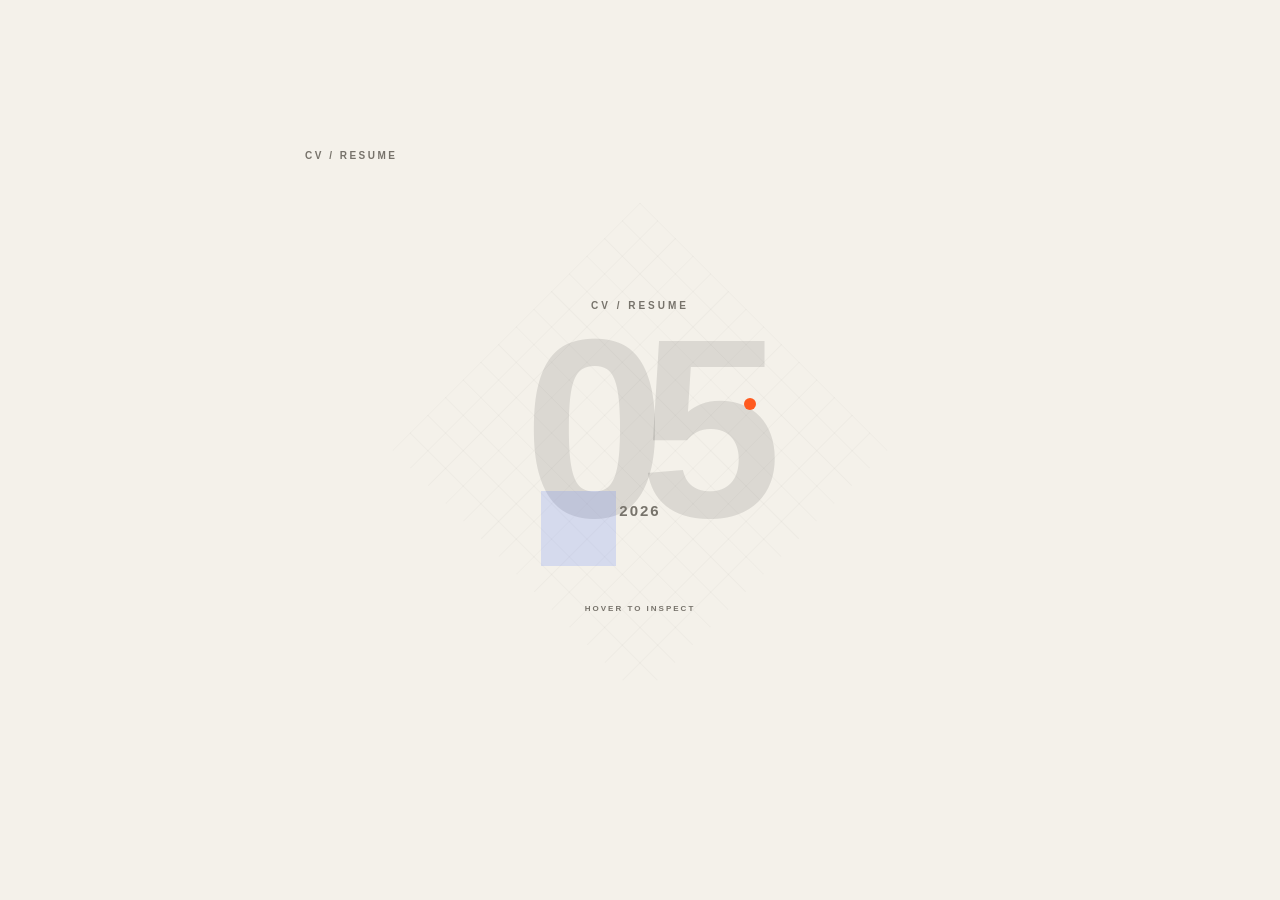
<file: resume-demo.html>
<!DOCTYPE html>
<html lang="en">
<head>
<meta charset="UTF-8">
<meta name="viewport" content="width=device-width, initial-scale=1.0">

<title>Resume Verification Animation</title>

<style>
:root {
    --cream: #f4f1ea;
    --black: #111111;
    --blue: #2857ff;
    --orange: #ff5a1f;
    --muted: #77736b;
    --line: rgba(17,17,17,.16);
}

* {
    margin: 0;
    padding: 0;
    box-sizing: border-box;
}

body {
    min-height: 100vh;

    display: flex;
    align-items: center;
    justify-content: center;

    background: var(--cream);
    color: var(--black);

    font-family: Arial, Helvetica, sans-serif;
    overflow: hidden;
}


/* =====================================================
   DEMO
===================================================== */

.resume-demo {
    width: min(720px, 94vw);
    height: min(650px, 90vh);

    position: relative;

    overflow: hidden;

    background: var(--cream);
}


/* =====================================================
   LABEL
===================================================== */

.section-label {
    position: absolute;

    top: 25px;
    left: 25px;

    font-size: 10px;
    font-weight: 800;

    letter-spacing: 2.5px;

    color: var(--muted);

    z-index: 20;
}


/* =====================================================
   VISUAL
===================================================== */

.visual {
    position: absolute;

    left: 50%;
    top: 50%;

    width: 430px;
    height: 430px;

    transform:
        translate(-50%, -50%);

    perspective: 1000px;

    transition:
        transform .18s ease-out;
}


/* =====================================================
   BACK GRID
===================================================== */

.grid {
    position: absolute;

    inset: 40px;

    background-image:
        linear-gradient(
            rgba(17,17,17,.035) 1px,
            transparent 1px
        ),
        linear-gradient(
            90deg,
            rgba(17,17,17,.035) 1px,
            transparent 1px
        );

    background-size: 25px 25px;

    transform:
        rotate(45deg);

    opacity: .7;
}


/* =====================================================
   LARGE 05
===================================================== */

.number {
    position: absolute;

    left: 50%;
    top: 45%;

    transform:
        translate(-50%, -50%);

    font-size: 255px;

    line-height: .8;

    font-weight: 900;

    letter-spacing: -.1em;

    color:
        rgba(17,17,17,.11);

    user-select: none;

    transition:
        opacity .35s ease,
        transform .55s cubic-bezier(.2,.8,.2,1);
}


/* =====================================================
   CV LABEL
===================================================== */

.cv-label {
    position: absolute;

    left: 50%;
    top: 15%;

    transform:
        translateX(-50%);

    font-size: 10px;

    font-weight: 800;

    letter-spacing: 3px;

    color: var(--muted);

    white-space: nowrap;

    transition:
        opacity .3s ease;
}


/* =====================================================
   YEAR
===================================================== */

.year {
    position: absolute;

    left: 50%;
    top: 62%;

    transform:
        translateX(-50%);

    font-size: 15px;

    font-weight: 800;

    letter-spacing: 2px;

    color: var(--muted);

    transition:
        opacity .3s ease;
}


/* =====================================================
   BLUE BLOCK
===================================================== */

.blue-block {
    position: absolute;

    width: 75px;
    height: 75px;

    left: 27%;
    bottom: 23%;

    background:
        rgba(40,87,255,.15);

    transition:
        opacity .35s ease,
        transform .5s ease;
}


/* =====================================================
   ORANGE DOT
===================================================== */

.orange-dot {
    position: absolute;

    width: 12px;
    height: 12px;

    right: 23%;
    top: 38%;

    border-radius: 50%;

    background:
        var(--orange);

    transition:
        background .3s ease,
        transform .3s ease;
}


/* =====================================================
   DOCUMENT
===================================================== */

.document {
    position: absolute;

    left: 50%;
    top: 50%;

    width: 220px;
    height: 285px;

    transform:
        translate(-50%, -45%)
        rotateX(10deg)
        rotateY(-5deg)
        scale(.7);

    background:
        #faf8f2;

    border:
        1px solid
        rgba(17,17,17,.35);

    box-shadow:
        12px 15px 0
        rgba(17,17,17,.06);

    opacity: 0;

    visibility: hidden;

    z-index: 10;

    transition:
        opacity .45s ease,
        transform .7s cubic-bezier(.2,.8,.2,1),
        visibility 0s linear .7s;
}


/* Inner document border */

.document::before {
    content: "";

    position: absolute;

    inset: 10px;

    border:
        1px solid
        rgba(17,17,17,.13);

    pointer-events: none;
}


/* =====================================================
   DOCUMENT CONTENT
===================================================== */

.document-header {
    position: absolute;

    left: 25px;
    right: 25px;
    top: 23px;

    display: flex;

    justify-content: space-between;

    font-size: 7px;

    font-weight: 800;

    letter-spacing: 1.5px;

    color: var(--muted);
}

.document-title {
    position: absolute;

    left: 25px;
    top: 62px;

    font-size: 17px;

    font-weight: 900;

    letter-spacing: 2px;
}

.document-subtitle {
    position: absolute;

    left: 25px;
    top: 88px;

    font-size: 7px;

    font-weight: 700;

    letter-spacing: 1px;

    color: var(--muted);
}


/* =====================================================
   DOCUMENT LINES
===================================================== */

.document-lines {
    position: absolute;

    left: 25px;
    right: 25px;
    top: 120px;

    display: flex;

    flex-direction: column;

    gap: 10px;
}

.document-line {
    height: 3px;

    background:
        rgba(17,17,17,.13);

    transform-origin:
        left;

    transform:
        scaleX(.1);

    transition:
        transform .4s ease;
}

.document-line:nth-child(1) {
    width: 90%;
}

.document-line:nth-child(2) {
    width: 75%;
}

.document-line:nth-child(3) {
    width: 88%;
}

.document-line:nth-child(4) {
    width: 55%;
}

.document-line:nth-child(5) {
    width: 80%;
}

.document-line:nth-child(6) {
    width: 67%;
}


/* =====================================================
   DOCUMENT BOXES
===================================================== */

.document-box {
    position: absolute;

    width: 42px;
    height: 42px;

    border:
        1px solid
        rgba(40,87,255,.3);

    bottom: 32px;

    left: 25px;
}

.document-box.second {
    left: 82px;
}

.document-box.third {
    left: 139px;

    border-color:
        rgba(255,90,31,.35);
}


/* =====================================================
   SCANNER
===================================================== */

.scanner {
    position: absolute;

    left: 10px;
    right: 10px;

    top: 0;

    height: 2px;

    background:
        var(--blue);

    box-shadow:
        0 0 12px
        rgba(40,87,255,.5);

    opacity: 0;

    z-index: 20;
}


/* =====================================================
   APPROVED
===================================================== */

.approved {
    position: absolute;

    left: 50%;
    top: 50%;

    transform:
        translate(-50%, -50%)
        scale(.5);

    display: flex;

    flex-direction: column;

    align-items: center;

    justify-content: center;

    gap: 8px;

    opacity: 0;

    pointer-events: none;

    z-index: 30;

    transition:
        opacity .4s ease,
        transform .5s cubic-bezier(.2,.8,.2,1);
}

.approved-check {
    width: 48px;
    height: 48px;

    display: flex;

    align-items: center;
    justify-content: center;

    border:
        1.5px solid
        var(--blue);

    border-radius: 50%;

    color:
        var(--blue);

    font-size: 22px;

    font-weight: 700;
}

.approved-title {
    font-size: 11px;

    font-weight: 900;

    letter-spacing: 2px;
}

.approved-subtitle {
    font-size: 7px;

    font-weight: 800;

    letter-spacing: 1.5px;

    color: var(--muted);
}


/* =====================================================
   STATUS
===================================================== */

.status {
    position: absolute;

    left: 50%;
    bottom: 12%;

    transform:
        translateX(-50%);

    font-size: 8px;

    font-weight: 800;

    letter-spacing: 2px;

    color: var(--muted);

    z-index: 25;

    white-space: nowrap;

    transition:
        color .3s ease;
}


/* =====================================================
   HOVER STATE — DOCUMENT APPEARS
===================================================== */

.visual.active .number {
    opacity: 0;

    transform:
        translate(-50%, -50%)
        scale(.7);
}

.visual.active .cv-label,
.visual.active .year,
.visual.active .blue-block {
    opacity: 0;
}

.visual.active .orange-dot {
    transform:
        scale(1.4);
}

.visual.active .document {
    opacity: 1;

    visibility: visible;

    transform:
        translate(-50%, -50%)
        rotateX(0deg)
        rotateY(0deg)
        scale(1);

    transition:
        opacity .45s ease,
        transform .7s cubic-bezier(.2,.8,.2,1),
        visibility 0s;
}


/* =====================================================
   DOCUMENT CONTENT REVEAL
===================================================== */

.visual.active .document-line {
    transform:
        scaleX(1);
}

.visual.active .document-line:nth-child(1) {
    transition-delay: .45s;
}

.visual.active .document-line:nth-child(2) {
    transition-delay: .52s;
}

.visual.active .document-line:nth-child(3) {
    transition-delay: .59s;
}

.visual.active .document-line:nth-child(4) {
    transition-delay: .66s;
}

.visual.active .document-line:nth-child(5) {
    transition-delay: .73s;
}

.visual.active .document-line:nth-child(6) {
    transition-delay: .80s;
}


/* =====================================================
   SCAN ANIMATION
===================================================== */

.visual.scanning .scanner {
    opacity: 1;

    animation:
        scanDocument
        1.8s
        cubic-bezier(.45,0,.55,1)
        forwards;
}

@keyframes scanDocument {

    0% {
        top: 8px;
    }

    100% {
        top: calc(100% - 10px);
    }
}


/* =====================================================
   APPROVED STATE
===================================================== */

.visual.approved-state .document {
    opacity: .18;

    transform:
        translate(-50%, -50%)
        scale(.95);
}

.visual.approved-state .approved {
    opacity: 1;

    transform:
        translate(-50%, -50%)
        scale(1);
}

.visual.approved-state .status {
    color:
        var(--blue);
}


/* =====================================================
   HOVER TILT
===================================================== */

.visual.active {
    /* base hover state */
}

.visual.active:hover .document {
    /* The JS controls the overall visual tilt.
       This keeps the document itself stable. */
}


/* =====================================================
   RESET
===================================================== */

.visual.reset .document {
    opacity: 0;

    visibility: hidden;
}

.visual.reset .approved {
    opacity: 0;
}


/* =====================================================
   RESPONSIVE
===================================================== */

@media (max-width: 600px) {

    .visual {
        width: 360px;
        height: 360px;
    }

    .number {
        font-size: 210px;
    }

    .document {
        width: 190px;
        height: 250px;
    }
}


/* =====================================================
   REDUCED MOTION
===================================================== */

@media (prefers-reduced-motion: reduce) {

    .visual,
    .number,
    .document,
    .approved,
    .blue-block,
    .orange-dot {
        transition: none;
    }

    .scanner {
        animation: none !important;
    }
}

</style>
</head>

<body>


<div class="resume-demo">


    <div class="section-label">
        CV / RESUME
    </div>


    <div
        class="visual"
        id="resumeVisual"
    >


        <!-- BACKGROUND -->

        <div class="grid"></div>


        <!-- ORIGINAL STATE -->

        <div class="cv-label">
            CV / RESUME
        </div>


        <div class="number">
            05
        </div>


        <div class="year">
            2026
        </div>


        <div class="blue-block"></div>


        <div class="orange-dot"></div>


        <!-- DOCUMENT -->

        <div class="document">


            <div class="document-header">

                <span>
                    RESUME
                </span>

                <span>
                    01 / 01
                </span>

            </div>


            <div class="document-title">
                CURRICULUM
            </div>


            <div class="document-subtitle">
                PROFESSIONAL PROFILE
            </div>


            <div class="document-lines">

                <span class="document-line"></span>
                <span class="document-line"></span>
                <span class="document-line"></span>
                <span class="document-line"></span>
                <span class="document-line"></span>
                <span class="document-line"></span>

            </div>


            <div class="document-box"></div>
            <div class="document-box second"></div>
            <div class="document-box third"></div>


            <!-- SCANNER -->

            <div class="scanner"></div>

        </div>


        <!-- APPROVED -->

        <div class="approved">

            <div class="approved-check">
                ✓
            </div>

            <div class="approved-title">
                RESUME
            </div>

            <div class="approved-subtitle">
                APPROVED
            </div>

        </div>


        <!-- STATUS -->

        <div class="status">
            HOVER TO INSPECT
        </div>


    </div>

</div>


<script>

const visual =
    document.getElementById("resumeVisual");

let running = false;
let timeoutOne;
let timeoutTwo;
let timeoutThree;


/* =====================================================
   HOVER START
===================================================== */

visual.addEventListener("mouseenter", () => {

    if (running) return;

    running = true;

    clearTimeout(timeoutOne);
    clearTimeout(timeoutTwo);
    clearTimeout(timeoutThree);


    /*
     * Step 1:
     * Convert 05 into document
     */

    visual.classList.remove("approved-state");
    visual.classList.remove("reset");

    visual.classList.add("active");


    /*
     * Step 2:
     * Start scan after document appears
     */

    timeoutOne = setTimeout(() => {

        visual.classList.add("scanning");

    }, 750);


    /*
     * Step 3:
     * Show APPROVED after scan
     */

    timeoutTwo = setTimeout(() => {

        visual.classList.remove("scanning");

        visual.classList.add("approved-state");

    }, 2700);

});


/* =====================================================
   HOVER END
===================================================== */

visual.addEventListener("mouseleave", () => {

    clearTimeout(timeoutOne);
    clearTimeout(timeoutTwo);
    clearTimeout(timeoutThree);

    visual.classList.remove("scanning");

    visual.classList.remove("approved-state");

    visual.classList.remove("active");

    visual.classList.add("reset");


    timeoutThree = setTimeout(() => {

        visual.classList.remove("reset");

        running = false;

    }, 600);

});


/* =====================================================
   SUBTLE 3D TILT
===================================================== */

visual.addEventListener("mousemove", (event) => {

    if (!visual.classList.contains("active")) {
        return;
    }

    const rect =
        visual.getBoundingClientRect();

    const x =
        event.clientX - rect.left;

    const y =
        event.clientY - rect.top;

    const centerX =
        rect.width / 2;

    const centerY =
        rect.height / 2;

    const rotateY =
        ((x - centerX) / centerX) * 3;

    const rotateX =
        ((centerY - y) / centerY) * 2.5;


    visual.style.transform =
        `translate(-50%, -50%)
         rotateX(${rotateX}deg)
         rotateY(${rotateY}deg)`;
});


/* =====================================================
   RESET TILT
===================================================== */

visual.addEventListener("mouseleave", () => {

    visual.style.transform =
        "translate(-50%, -50%)";

});

</script>

</body>
</html>
</file>
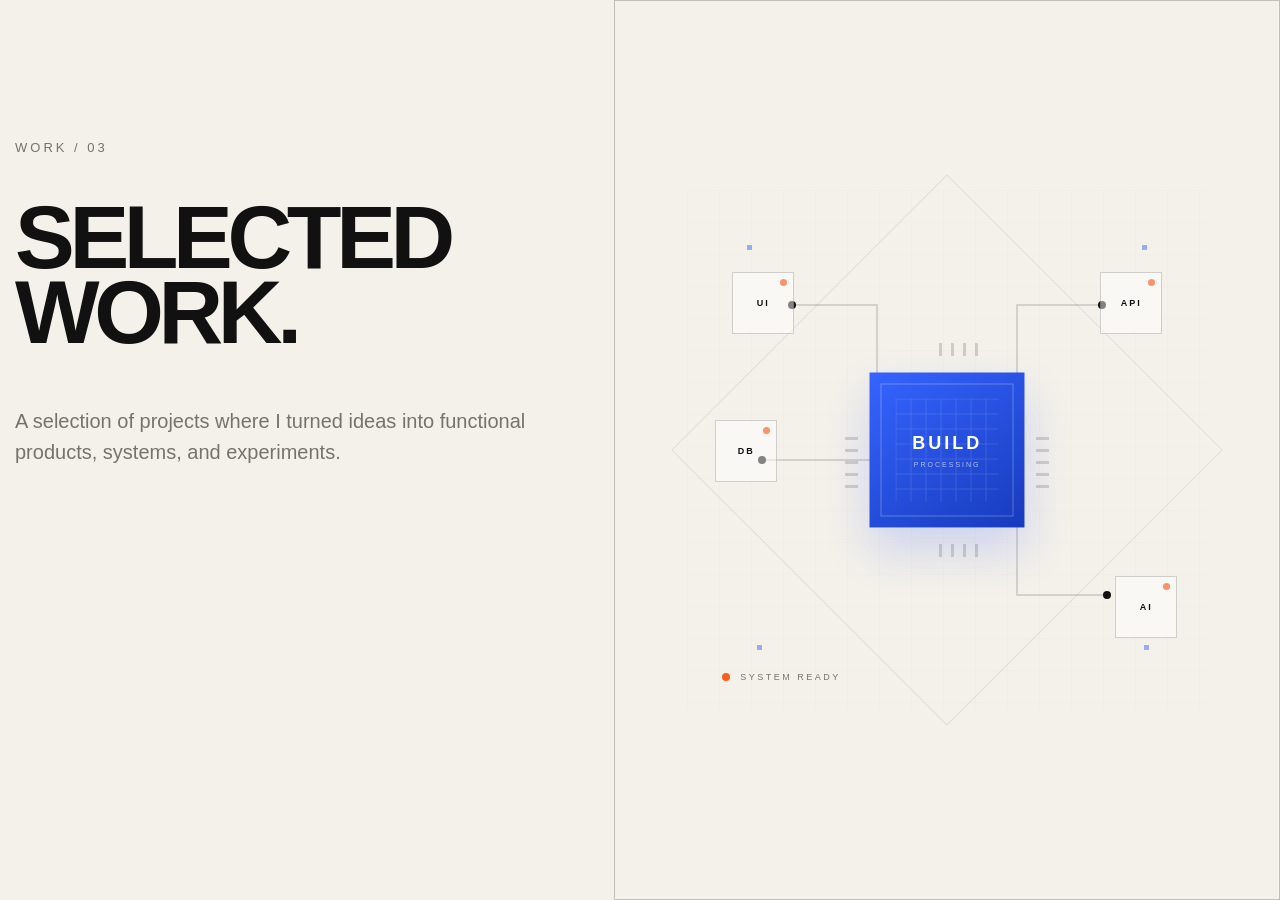
<file: selected-work-status.html>
<!DOCTYPE html>
<html lang="en">
<head>
<meta charset="UTF-8">
<meta name="viewport" content="width=device-width, initial-scale=1.0">

<title>Processor Animation V4</title>

<style>

:root {
    --cream: #f4f1ea;
    --black: #111111;
    --blue: #2857ff;
    --blue-dark: #173bbd;
    --orange: #ff5a1f;
    --muted: #77736b;

    --trace: rgba(17,17,17,.14);
    --active: rgba(40,87,255,.65);
}

* {
    margin: 0;
    padding: 0;
    box-sizing: border-box;
}

body {
    min-height: 100vh;

    background: var(--cream);
    color: var(--black);

    font-family:
        Arial,
        Helvetica,
        sans-serif;

    overflow: hidden;
}


/* =========================================================
   SECTION
========================================================= */

.work {
    width: 100%;
    height: 100vh;

    display: grid;

    grid-template-columns:
        48% 52%;
}


/* =========================================================
   LEFT CONTENT
========================================================= */

.content {
    padding: 140px 15px;
}

.eyebrow {
    margin-bottom: 45px;

    font-size: 13px;

    letter-spacing: 3px;

    color: var(--muted);
}

.title {
    font-size:
        clamp(70px, 7vw, 110px);

    line-height: .84;

    letter-spacing: -.06em;

    font-weight: 900;

    margin-bottom: 55px;
}

.description {
    max-width: 680px;

    font-size: 20px;

    line-height: 1.55;

    color: var(--muted);
}


/* =========================================================
   VISUAL
========================================================= */

.visual {
    position: relative;

    overflow: hidden;

    border:
        1px solid
        rgba(17,17,17,.22);
}


/* =========================================================
   PROCESSOR
========================================================= */

.processor {
    position: absolute;

    width: 520px;
    height: 520px;

    left: 50%;
    top: 50%;

    transform:
        translate(-50%, -50%);
}


/* =========================================================
   BACKGROUND GRID
========================================================= */

.grid {
    position: absolute;

    inset: 0;

    opacity: .42;

    background-image:
        linear-gradient(
            rgba(17,17,17,.035) 1px,
            transparent 1px
        ),
        linear-gradient(
            90deg,
            rgba(17,17,17,.035) 1px,
            transparent 1px
        );

    background-size:
        32px 32px;
}


/* =========================================================
   BACKGROUND GLOW
========================================================= */

.background-glow {
    position: absolute;

    left: 50%;
    top: 50%;

    width: 330px;
    height: 330px;

    transform:
        translate(-50%, -50%)
        scale(.65);

    border-radius: 50%;

    background:
        radial-gradient(
            circle,
            rgba(40,87,255,.25) 0%,
            rgba(40,87,255,.12) 30%,
            rgba(40,87,255,.045) 55%,
            transparent 72%
        );

    filter:
        blur(20px);

    opacity: 0;

    z-index: 1;

    pointer-events: none;

    transition:
        opacity .8s ease,
        transform 1s
        cubic-bezier(.2,.8,.2,1);
}

.processor.active .background-glow {

    opacity: 1;

    transform:
        translate(-50%, -50%)
        scale(1);

    animation:
        glowBreathing
        3s
        ease-in-out
        infinite;
}

@keyframes glowBreathing {

    0%,
    100% {
        opacity: .65;
    }

    50% {
        opacity: 1;
    }
}


/* =========================================================
   FRAME
========================================================= */

.frame {
    position: absolute;

    left: 50%;
    top: 50%;

    width: 390px;
    height: 390px;

    transform:
        translate(-50%, -50%)
        rotate(45deg);

    border:
        1px solid
        rgba(17,17,17,.08);

    z-index: 2;
}


/* =========================================================
   CIRCUIT SVG
========================================================= */

.circuit {
    position: absolute;

    inset: 0;

    width: 100%;
    height: 100%;

    z-index: 8;

    overflow: visible;

    pointer-events: none;
}


/* =========================================================
   PCB TRACES
========================================================= */

.trace {
    fill: none;

    stroke:
        var(--trace);

    stroke-width: 2;

    stroke-linecap: round;

    stroke-linejoin: round;

    transition:
        stroke .5s ease,
        filter .5s ease;
}

.processor.active .trace {

    stroke:
        var(--active);

    filter:
        drop-shadow(
            0 0 3px
            rgba(40,87,255,.22)
        );
}


/* =========================================================
   TRACE TERMINALS
========================================================= */

.terminal {
    fill:
        var(--black);

    transition:
        fill .4s ease,
        filter .4s ease,
        transform .4s ease;
}

.processor.active .terminal {

    fill:
        var(--blue);

    filter:
        drop-shadow(
            0 0 5px
            rgba(40,87,255,.5)
        );
}


/* =========================================================
   ELECTRICAL WAVE
========================================================= */

.wave {

    fill:
        var(--orange);

    opacity: 0;

    filter:
        drop-shadow(
            0 0 5px
            rgba(255,90,31,.9)
        );
}


/*
    SVG animateMotion is used here.

    This means the wave physically follows
    the exact PCB path.

    Every wave travels:

        BUILD → OUTWARD
*/


.processor.active .wave {

    opacity: 1;
}


/* UI */

.processor.active .wave-ui {

    animation:
        waveUI
        1.9s
        linear
        infinite;
}

@keyframes waveUI {

    0% {
        opacity: 0;
    }

    5% {
        opacity: 1;
    }

    90% {
        opacity: 1;
    }

    100% {
        opacity: 0;
    }
}


/* DB */

.processor.active .wave-db {

    animation:
        waveDB
        1.9s
        linear
        infinite;

    animation-delay:
        .35s;
}


/* API */

.processor.active .wave-api {

    animation:
        waveAPI
        1.9s
        linear
        infinite;

    animation-delay:
        .7s;
}


/* AI */

.processor.active .wave-ai {

    animation:
        waveAI
        1.9s
        linear
        infinite;

    animation-delay:
        1.05s;
}


/* =========================================================
   NODE
========================================================= */

.node {

    position: absolute;

    width: 62px;
    height: 62px;

    display: flex;

    align-items: center;
    justify-content: center;

    background:
        rgba(255,255,255,.48);

    border:
        1px solid
        rgba(17,17,17,.18);

    font-size: 9px;

    font-weight: 800;

    letter-spacing: 2px;

    z-index: 20;

    transition:
        transform .6s
        cubic-bezier(.2,.8,.2,1),

        border-color .5s ease,

        box-shadow .5s ease;
}


/* LED */

.node::after {

    content: "";

    position: absolute;

    width: 7px;
    height: 7px;

    top: 6px;
    right: 6px;

    border-radius: 50%;

    background:
        var(--orange);

    opacity: .65;
}

.processor.active .node {

    border-color:
        rgba(40,87,255,.4);

    box-shadow:
        0 10px 25px
        rgba(40,87,255,.09);
}

.processor.active .node::after {

    animation:
        ledPulse
        1.6s
        ease-in-out
        infinite;
}

.node-db::after {
    animation-delay: .25s !important;
}

.node-api::after {
    animation-delay: .5s !important;
}

.node-ai::after {
    animation-delay: .75s !important;
}

@keyframes ledPulse {

    0%,
    100% {
        opacity: .5;
        transform: scale(1);
    }

    50% {
        opacity: 1;
        transform: scale(1.6);
    }
}


/* =========================================================
   NODE POSITIONS
========================================================= */

.node-ui {
    left: 45px;
    top: 82px;
}

.node-db {
    left: 28px;
    top: 230px;
}

.node-api {
    right: 45px;
    top: 82px;
}

.node-ai {
    right: 30px;
    bottom: 72px;
}


/* =========================================================
   PROCESSOR CORE
========================================================= */

.core {

    position: absolute;

    left: 50%;
    top: 50%;

    width: 155px;
    height: 155px;

    transform:
        translate(-50%, -50%);

    background:
        linear-gradient(
            145deg,
            #3564ff,
            #173bbd
        );

    color: white;

    display: flex;

    flex-direction: column;

    align-items: center;
    justify-content: center;

    cursor: pointer;

    z-index: 30;

    box-shadow:
        0 22px 45px
        rgba(40,87,255,.20);

    transition:
        transform .5s
        cubic-bezier(.2,.8,.2,1),

        box-shadow .7s ease;
}


/* Inner border */

.core::before {

    content: "";

    position: absolute;

    inset: 11px;

    border:
        1px solid
        rgba(255,255,255,.28);
}


/* Core grid */

.core-grid {

    position: absolute;

    inset: 26px;

    opacity: .13;

    background-image:

        linear-gradient(
            rgba(255,255,255,.9) 1px,
            transparent 1px
        ),

        linear-gradient(
            90deg,
            rgba(255,255,255,.9) 1px,
            transparent 1px
        );

    background-size:
        15px 15px;
}


/* Text */

.core-title {

    position: relative;

    z-index: 5;

    font-size: 18px;

    font-weight: 900;

    letter-spacing: 3px;
}

.core-subtitle {

    position: relative;

    z-index: 5;

    margin-top: 7px;

    font-size: 7px;

    letter-spacing: 2px;

    opacity: .65;
}


/* =========================================================
   CORE ACTIVE
========================================================= */

.processor.active .core {

    transform:
        translate(-50%, -50%)
        scale(1.035);

    box-shadow:

        0 25px 55px
        rgba(40,87,255,.3),

        0 0 38px
        rgba(40,87,255,.2);
}


/* =========================================================
   ENERGY RING
========================================================= */

.energy-ring {

    position: absolute;

    left: 50%;
    top: 50%;

    width: 178px;
    height: 178px;

    transform:
        translate(-50%, -50%)
        scale(.8);

    border:
        1px solid
        rgba(40,87,255,.5);

    opacity: 0;

    z-index: 25;

    pointer-events: none;
}

.processor.active .energy-ring {

    animation:
        energyRing
        2.8s
        ease-out
        infinite;
}

@keyframes energyRing {

    0% {

        transform:
            translate(-50%, -50%)
            scale(.8);

        opacity: .6;
    }

    65% {
        opacity: .18;
    }

    100% {

        transform:
            translate(-50%, -50%)
            scale(1.35);

        opacity: 0;
    }
}


/* =========================================================
   PINS
========================================================= */

.pin {

    position: absolute;

    width: 13px;
    height: 3px;

    background:
        rgba(17,17,17,.16);

    z-index: 12;

    transition:
        background .4s ease,
        box-shadow .4s ease;
}

.processor.active .pin {

    background:
        var(--blue);

    box-shadow:
        0 0 5px
        rgba(40,87,255,.25);
}


/* left */

.pin-l1 { left: 158px; top: 247px; }
.pin-l2 { left: 158px; top: 259px; }
.pin-l3 { left: 158px; top: 271px; }
.pin-l4 { left: 158px; top: 283px; }
.pin-l5 { left: 158px; top: 295px; }


/* right */

.pin-r1 { right: 158px; top: 247px; }
.pin-r2 { right: 158px; top: 259px; }
.pin-r3 { right: 158px; top: 271px; }
.pin-r4 { right: 158px; top: 283px; }
.pin-r5 { right: 158px; top: 295px; }


/* top */

.pin-t1 {
    top: 158px;
    left: 247px;
    transform: rotate(90deg);
}

.pin-t2 {
    top: 158px;
    left: 259px;
    transform: rotate(90deg);
}

.pin-t3 {
    top: 158px;
    left: 271px;
    transform: rotate(90deg);
}

.pin-t4 {
    top: 158px;
    left: 283px;
    transform: rotate(90deg);
}


/* bottom */

.pin-b1 {
    bottom: 158px;
    left: 247px;
    transform: rotate(90deg);
}

.pin-b2 {
    bottom: 158px;
    left: 259px;
    transform: rotate(90deg);
}

.pin-b3 {
    bottom: 158px;
    left: 271px;
    transform: rotate(90deg);
}

.pin-b4 {
    bottom: 158px;
    left: 283px;
    transform: rotate(90deg);
}


/* =========================================================
   MARKERS
========================================================= */

.marker {

    position: absolute;

    width: 5px;
    height: 5px;

    background:
        var(--blue);

    opacity: .45;
}

.marker-1 {
    left: 60px;
    top: 55px;
}

.marker-2 {
    right: 60px;
    top: 55px;
}

.marker-3 {
    left: 70px;
    bottom: 60px;
}

.marker-4 {
    right: 58px;
    bottom: 60px;
}


/* =========================================================
   STATUS
========================================================= */

.status {

    position: absolute;

    left: 35px;
    bottom: 28px;

    display: flex;

    align-items: center;

    gap: 10px;

    font-size: 9px;

    letter-spacing: 2.5px;

    color:
        var(--muted);

    z-index: 40;
}

.status-dot {

    width: 8px;
    height: 8px;

    border-radius: 50%;

    background:
        var(--orange);

    transition:
        background .3s ease,
        box-shadow .3s ease;
}

.processor.active .status-dot {

    background:
        var(--blue);

    box-shadow:
        0 0 10px
        rgba(40,87,255,.45);
}

.active-status {
    display: none;
}

.processor.active .normal-status {
    display: none;
}

.processor.active .active-status {
    display: inline;
}


/* =========================================================
   RESPONSIVE
========================================================= */

@media (max-width: 950px) {

    .work {
        grid-template-columns: 1fr;
    }

    .visual {
        display: none;
    }
}


/* =========================================================
   REDUCED MOTION
========================================================= */

@media (prefers-reduced-motion: reduce) {

    .processor.active .wave,
    .processor.active .energy-ring,
    .processor.active .node::after,
    .processor.active .background-glow {

        animation: none !important;
    }
}

</style>
</head>


<body>

<section class="work">


    <!-- =====================================================
         LEFT
    ====================================================== -->

    <div class="content">

        <div class="eyebrow">
            WORK / 03
        </div>

        <h1 class="title">
            SELECTED<br>
            WORK.
        </h1>

        <p class="description">
            A selection of projects where I turned ideas
            into functional products, systems, and experiments.
        </p>

    </div>


    <!-- =====================================================
         RIGHT PROCESSOR
    ====================================================== -->

    <div class="visual">

        <div
            class="processor"
            id="processor"
        >


            <!-- Background -->

            <div class="grid"></div>

            <div class="background-glow"></div>

            <div class="frame"></div>


            <!-- =================================================
                 PCB CIRCUIT
            ================================================== -->

            <svg
                class="circuit"
                viewBox="0 0 520 520"
                preserveAspectRatio="xMidYMid meet"
            >

                <!--
                    IMPORTANT:

                    Every path starts near BUILD
                    and travels OUTWARD.

                    Therefore every electrical wave
                    moves in the correct direction.
                -->


                <!-- ==============================
                     BUILD → UI
                =============================== -->

                <path
                    id="path-ui"
                    class="trace"
                    d="
                        M 225 225
                        L 190 190
                        L 190 115
                        L 105 115
                    "
                />


                <!-- ==============================
                     BUILD → DB
                =============================== -->

                <path
                    id="path-db"
                    class="trace"
                    d="
                        M 225 295
                        L 190 295
                        L 190 270
                        L 75 270
                    "
                />


                <!-- ==============================
                     BUILD → API
                =============================== -->

                <path
                    id="path-api"
                    class="trace"
                    d="
                        M 295 225
                        L 330 190
                        L 330 115
                        L 415 115
                    "
                />


                <!-- ==============================
                     BUILD → AI
                =============================== -->

                <path
                    id="path-ai"
                    class="trace"
                    d="
                        M 295 295
                        L 330 330
                        L 330 405
                        L 420 405
                    "
                />


                <!-- Connection terminals -->

                <circle
                    class="terminal"
                    cx="105"
                    cy="115"
                    r="4"
                />

                <circle
                    class="terminal"
                    cx="75"
                    cy="270"
                    r="4"
                />

                <circle
                    class="terminal"
                    cx="415"
                    cy="115"
                    r="4"
                />

                <circle
                    class="terminal"
                    cx="420"
                    cy="405"
                    r="4"
                />


                <!--
                    Electrical waves

                    Each circle follows its corresponding
                    BUILD → OUTWARD path.
                -->

                <circle
                    class="wave wave-ui"
                    r="4"
                >
                    <animateMotion
                        dur="1.9s"
                        repeatCount="indefinite"
                        begin="indefinite"
                        path="
                            M 225 225
                            L 190 190
                            L 190 115
                            L 105 115
                        "
                    />
                </circle>


                <circle
                    class="wave wave-db"
                    r="4"
                >
                    <animateMotion
                        dur="1.9s"
                        repeatCount="indefinite"
                        begin="indefinite"
                        path="
                            M 225 295
                            L 190 295
                            L 190 270
                            L 75 270
                        "
                    />
                </circle>


                <circle
                    class="wave wave-api"
                    r="4"
                >
                    <animateMotion
                        dur="1.9s"
                        repeatCount="indefinite"
                        begin="indefinite"
                        path="
                            M 295 225
                            L 330 190
                            L 330 115
                            L 415 115
                        "
                />
                </circle>


                <circle
                    class="wave wave-ai"
                    r="4"
                >
                    <animateMotion
                        dur="1.9s"
                        repeatCount="indefinite"
                        begin="indefinite"
                        path="
                            M 295 295
                            L 330 330
                            L 330 405
                            L 420 405
                        "
                    />
                </circle>

            </svg>


            <!-- =================================================
                 TECHNOLOGY NODES
            ================================================== -->

            <div class="node node-ui">
                UI
            </div>

            <div class="node node-db">
                DB
            </div>

            <div class="node node-api">
                API
            </div>

            <div class="node node-ai">
                AI
            </div>


            <!-- =================================================
                 PROCESSOR PINS
            ================================================== -->

            <div class="pin pin-l1"></div>
            <div class="pin pin-l2"></div>
            <div class="pin pin-l3"></div>
            <div class="pin pin-l4"></div>
            <div class="pin pin-l5"></div>

            <div class="pin pin-r1"></div>
            <div class="pin pin-r2"></div>
            <div class="pin pin-r3"></div>
            <div class="pin pin-r4"></div>
            <div class="pin pin-r5"></div>

            <div class="pin pin-t1"></div>
            <div class="pin pin-t2"></div>
            <div class="pin pin-t3"></div>
            <div class="pin pin-t4"></div>

            <div class="pin pin-b1"></div>
            <div class="pin pin-b2"></div>
            <div class="pin pin-b3"></div>
            <div class="pin pin-b4"></div>


            <!-- =================================================
                 BUILD CORE
            ================================================== -->

            <div
                class="core"
                id="core"
            >

                <div class="core-grid"></div>

                <div class="core-title">
                    BUILD
                </div>

                <div class="core-subtitle">
                    PROCESSING
                </div>

            </div>


            <!-- Energy -->

            <div class="energy-ring"></div>


            <!-- Markers -->

            <div class="marker marker-1"></div>
            <div class="marker marker-2"></div>
            <div class="marker marker-3"></div>
            <div class="marker marker-4"></div>


            <!-- Status -->

            <div class="status">

                <div class="status-dot"></div>

                <span class="normal-status">
                    SYSTEM READY
                </span>

                <span class="active-status">
                    PROCESSING
                </span>

            </div>


        </div>

    </div>

</section>


<script>

/*
==============================================================
PROCESSOR V4
==============================================================

The important change:

The electrical waves are no longer positioned with
generic left/right CSS animation.

Each wave follows a real SVG path.

Every path starts at BUILD and ends at its technology node.

BUILD → UI
BUILD → DB
BUILD → API
BUILD → AI

Therefore the electrical direction is always OUTWARD.

Only hovering BUILD activates the system.
==============================================================
*/


const processor =
    document.getElementById("processor");

const core =
    document.getElementById("core");

const waves =
    document.querySelectorAll(".wave animateMotion");


/* ==========================================================
   START
========================================================== */

core.addEventListener(
    "mouseenter",
    () => {

        processor.classList.add("active");

        /*
         * Start every SVG electrical wave.
         *
         * SVG animateMotion is used rather than
         * JavaScript-driven positioning.
         */

        waves.forEach(
            animation => {

                animation.beginElement();

            }
        );

    }
);


/* ==========================================================
   STOP
========================================================== */

core.addEventListener(
    "mouseleave",
    () => {

        processor.classList.remove("active");

        /*
         * Reset the electrical waves.
         */

        waves.forEach(
            animation => {

                animation.endElement();

            }
        );

    }
);

</script>

</body>
</html>
</file>
<file: css/style.css>
:root {
  --color-bg: #F4F1EA;
  --color-surface: #F4F1EA;
  --color-text: #111111;
  --color-muted: #6D6A63;
  --color-border: rgba(17, 17, 17, 0.15);
  --color-border-strong: rgba(17, 17, 17, 0.3);
  --color-accent: #2457FF;
  --color-accent-hover: #1a45d6;
  --color-secondary: #FF5A1F;

  --font-sans: 'Inter', system-ui, -apple-system, sans-serif;
  --font-display: 'Space Grotesk', system-ui, sans-serif;
  --font-mono: 'JetBrains Mono', 'SF Mono', 'Cascadia Code', monospace;

  --space-3xs: 0.25rem;
  --space-2xs: 0.5rem;
  --space-xs: 0.75rem;
  --space-sm: 1rem;
  --space-md: 1.5rem;
  --space-lg: 2rem;
  --space-xl: 3rem;
  --space-2xl: 4rem;
  --space-3xl: 6rem;
  --space-4xl: 8rem;

  --container-width: 1400px;
  --nav-height: 72px;

  --transition-fast: 0.2s cubic-bezier(0.25, 0.1, 0.25, 1);
  --transition-normal: 0.3s cubic-bezier(0.25, 0.1, 0.25, 1);
  --transition-slow: 0.5s cubic-bezier(0.25, 0.1, 0.25, 1);
}

[data-theme="dark"] {
  --color-bg: #11110f;
  --color-surface: #171715;
  --color-surface-secondary: #1d1d1a;
  --color-text: #e8e5dc;
  --color-muted: #9a978f;
  --color-muted-strong: #6f6c65;
  --color-border: rgba(232, 229, 220, 0.12);
  --color-border-strong: rgba(232, 229, 220, 0.20);
  --color-accent: #2457FF;
  --color-accent-hover: #3d6bff;
  --color-secondary: #FF5A1F;
}

*,
*::before,
*::after {
  margin: 0;
  padding: 0;
  box-sizing: border-box;
}

html {
  scroll-behavior: smooth;
  -webkit-font-smoothing: antialiased;
  -moz-osx-font-smoothing: grayscale;
}

body {
  padding: 10px;
  background-color: var(--color-bg);
  color: var(--color-text);
  font-family: var(--font-sans);
  font-size: 16px;
  line-height: 1.5;
  overflow-x: hidden;
  transition: background-color 0.5s cubic-bezier(0.25, 0.1, 0.25, 1), color 0.5s cubic-bezier(0.25, 0.1, 0.25, 1);
}

main {
  position: relative;
  z-index: 1;
}

/* ===== Space / Galaxy Background (Global) ===== */
.space-background {
  position: fixed;
  inset: 0;
  width: 100vw;
  height: 100vh;
  overflow: hidden;
  pointer-events: none;
  z-index: 0;
}

.stars,
.stars2,
.stars3 {
  position: absolute;
  inset: -20%;
  background-repeat: repeat;
  pointer-events: none;
}

.stars {
  background-image: radial-gradient(circle, white 1px, transparent 1.5px);
  background-size: 120px 120px;
  opacity: .55;
  animation: starsMove 35s linear infinite;
}

.stars2 {
  background-image: radial-gradient(circle, rgba(255, 255, 255, .8) 1px, transparent 1.4px);
  background-size: 190px 190px;
  opacity: .4;
  animation: starsMove 55s linear infinite reverse;
}

.stars3 {
  background-image: radial-gradient(circle, rgba(180, 200, 255, .8) 1px, transparent 1.2px);
  background-size: 270px 270px;
  opacity: .35;
  animation: starsMove 80s linear infinite;
}

.nebula {
  position: absolute;
  width: 650px;
  height: 320px;
  right: 5%;
  top: 25%;
  background: radial-gradient(ellipse, rgba(120, 80, 220, .18), rgba(50, 80, 180, .08) 35%, transparent 70%);
  filter: blur(30px);
  transform: rotate(-18deg);
  animation: nebulaPulse 8s ease-in-out infinite;
  pointer-events: none;
}

.shooting-star {
  position: absolute;
  width: 110px;
  height: 1px;
  background: linear-gradient(90deg, transparent, white);
  transform: rotate(-35deg);
  opacity: 0;
  animation: shooting 7s linear infinite;
  pointer-events: none;
}

.shooting-star.s1 {
  top: 18%;
  left: 55%;
}

.shooting-star.s2 {
  top: 65%;
  left: 35%;
  animation-delay: 3s;
}

.shooting-star.s3 {
  top: 38%;
  left: 80%;
  animation-delay: 6s;
}

/* ===== Galaxy (Hero Visual) ===== */
.galaxy {
  position: absolute;
  width: 420px;
  height: 420px;
  right: 7%;
  top: 50%;
  transform: translateY(-50%);
  border-radius: 50%;
  cursor: pointer;
  background: radial-gradient(circle, #fff 0%, rgba(210, 220, 255, .95) 2%, rgba(150, 120, 255, .6) 7%, rgba(90, 60, 200, .3) 18%, transparent 48%);
  filter: blur(.3px);
  transition: transform .5s ease, filter .5s ease;
  z-index: 46;
  opacity: 0;
  animation: fadeIn 1s ease 0.3s forwards;
}

.galaxy:hover {
  transform: translateY(-50%) scale(1.08);
  filter: brightness(1.3) drop-shadow(0 0 40px rgba(130, 100, 255, .4));
}

.galaxy::before,
.galaxy::after {
  content: "";
  position: absolute;
  inset: 8%;
  border-radius: 50%;
  background: repeating-radial-gradient(ellipse, transparent 0px, transparent 12px, rgba(190, 170, 255, .12) 14px, transparent 18px);
  transform: rotate(-18deg) scaleX(1.8);
  animation: galaxyRotate 18s linear infinite;
}

.galaxy::after {
  inset: 18%;
  opacity: .7;
  animation-duration: 12s;
  animation-direction: reverse;
}

.galaxy-core {
  position: absolute;
  width: 85px;
  height: 85px;
  left: 50%;
  top: 50%;
  transform: translate(-50%, -50%);
  border-radius: 50%;
  background: radial-gradient(circle, white 0%, rgba(220, 220, 255, .9) 8%, rgba(130, 100, 255, .35) 30%, transparent 70%);
  box-shadow: 0 0 25px rgba(255, 255, 255, .7), 0 0 80px rgba(130, 100, 255, .5);
  z-index: 10;
}

/* ===== Spaceship ===== */
.ship {
  position: absolute;
  left: 8%;
  top: 62%;
  width: 85px;
  height: 32px;
  transform: rotate(-8deg);
  z-index: 47;
  opacity: 0;
  animation: fadeIn 1s ease 0.5s forwards, fly 12s ease-in-out 1.5s infinite, shipFloat 2.5s ease-in-out 1.5s infinite;
  pointer-events: none;
}

.ship-body {
  position: absolute;
  width: 65px;
  height: 25px;
  left: 10px;
  top: 3px;
  background: linear-gradient(180deg, #f4f4f4, #777);
  border-radius: 60% 35% 35% 60%;
  clip-path: polygon(0 50%, 70% 0, 100% 50%, 70% 100%);
}

.ship-window {
  position: absolute;
  width: 12px;
  height: 12px;
  border-radius: 50%;
  background: #111;
  border: 2px solid #aaa;
  left: 35px;
  top: 7px;
}

.engine {
  position: absolute;
  width: 30px;
  height: 8px;
  left: -15px;
  top: 11px;
  background: linear-gradient(90deg, transparent, rgba(255, 255, 255, .9), transparent);
  filter: blur(3px);
  animation: engine .25s infinite alternate;
}

.trail {
  position: absolute;
  width: 180px;
  height: 2px;
  left: -175px;
  top: 14px;
  background: linear-gradient(90deg, transparent, rgba(255, 255, 255, .15));
  filter: blur(2px);
}

/* ===== Global Space Keyframes ===== */
@keyframes starsMove {
  from { transform: translate(0, 0); }
  to { transform: translate(120px, 80px); }
}

@keyframes nebulaPulse {
  0%, 100% { opacity: .5; transform: rotate(-18deg) scale(1); }
  50% { opacity: .8; transform: rotate(-18deg) scale(1.08); }
}

@keyframes galaxyRotate {
  from { transform: rotate(-18deg) scaleX(1.8); }
  to { transform: rotate(342deg) scaleX(1.8); }
}

@keyframes shooting {
  0% { transform: translate(0, 0) rotate(-35deg); opacity: 0; }
  10% { opacity: 1; }
  25% { transform: translate(300px, 180px) rotate(-35deg); opacity: 0; }
  100% { opacity: 0; }
}

@keyframes fly {
  0% { left: 8%; top: 62%; }
  50% { left: 38%; top: 45%; }
  100% { left: 70%; top: 43%; }
}

@keyframes shipFloat {
  0%, 100% { margin-top: 0; }
  50% { margin-top: -8px; }
}

@keyframes engine {
  from { opacity: .3; transform: scaleX(.7); }
  to { opacity: 1; transform: scaleX(1.3); }
}

/* ===== prefers-reduced-motion for cosmic elements ===== */
@media (prefers-reduced-motion: reduce) {
  .stars,
  .stars2,
  .stars3,
  .nebula,
  .shooting-star,
  .galaxy,
  .galaxy::before,
  .galaxy::after,
  .ship,
  .ship .engine {
    animation: none !important;
  }
  .galaxy,
  .ship {
    opacity: 1;
  }
}

/* ===== Responsive: Cosmic elements ===== */
@media (max-width: 800px) {
  .galaxy {
    width: 280px;
    height: 280px;
    right: -30px;
    top: 62%;
    transform: translateY(-50%);
    pointer-events: none;
  }

  .ship {
    transform: scale(.7) rotate(-8deg);
  }
}

@media (max-width: 768px) {
  .nebula {
    width: 400px;
    height: 200px;
  }
}

@media (max-width: 480px) {
  .galaxy {
    width: 220px;
    height: 220px;
    right: -20px;
  }

  .ship {
    width: 65px;
    height: 24px;
    transform: scale(.6) rotate(-8deg);
  }
}

/* Dark mode space background adjustments */
[data-theme="dark"] .space-background {
  background: #020204;
}

[data-theme="dark"] main {
  background: transparent;
}

.container {
  width: 100%;
  max-width: var(--container-width);
  margin-left: auto;
  margin-right: auto;
  border-left: none;
  padding-left: 0;
  padding-right: var(--space-lg);
  padding-top: var(--space-md);
  border-top: 2px solid var(--color-accent);
}

img,
svg {
  display: block;
  max-width: 100%;
}

a {
  color: inherit;
  text-decoration: none;
}

button {
  font: inherit;
  color: inherit;
  background: none;
  border: none;
  cursor: pointer;
}

ul {
  list-style: none;
}

::selection {
  background: var(--color-accent);
  color: #fff;
}

.container {
  width: 100%;
  max-width: var(--container-width);
  margin: 0 auto;
  padding: 0 var(--space-lg);
}

/* ===== Navigation ===== */
.nav {
  position: fixed;
  top: 0;
  left: 0;
  right: 0;
  z-index: 100;
  height: var(--nav-height);
  border-bottom: 1px solid var(--color-border);
  background: var(--color-bg);
}

.nav__inner {
  display: flex;
  align-items: center;
  justify-content: space-between;
  height: 100%;
  max-width: var(--container-width);
  margin: 0 auto;
  padding: 0 var(--space-lg);
}

.nav__logo {
  font-family: var(--font-display);
  font-size: 1.5rem;
  font-weight: 700;
  letter-spacing: -0.02em;
  transition: opacity 0.2s ease;
}

.nav__logo:hover {
  opacity: 0.7;
}

.nav__links {
  display: flex;
  align-items: center;
  gap: var(--space-lg);
}

.nav__link {
  font-family: var(--font-mono);
  font-size: 0.75rem;
  font-weight: 500;
  letter-spacing: 0.08em;
  text-transform: uppercase;
  position: relative;
  padding: 0.25rem 0;
  transition: color 0.25s ease;
}

.nav__link::after {
  content: '';
  position: absolute;
  bottom: 0;
  left: 0;
  width: 0;
  height: 1px;
  background: var(--color-accent);
  transition: width 0.3s cubic-bezier(0.25, 0.1, 0.25, 1);
}

.nav__link:hover,
.nav__link.is-active {
  color: var(--color-accent);
}

.nav__link:hover::after,
.nav__link.is-active::after {
  width: 100%;
}

.nav__menu-btn {
  display: none;
  flex-direction: column;
  justify-content: center;
  align-items: center;
  width: 40px;
  height: 40px;
  gap: 6px;
}

.nav__menu-btn span {
  display: block;
  width: 22px;
  height: 1.5px;
  background: var(--color-text);
  transition: all 0.3s ease;
  transform-origin: center;
}

.nav__menu-btn.is-open span:first-child {
  transform: translateY(3.75px) rotate(45deg);
}

.nav__menu-btn.is-open span:last-child {
  transform: translateY(-3.75px) rotate(-45deg);
}

.theme-toggle {
  font-family: var(--font-mono);
  font-size: 0.65rem;
  font-weight: 500;
  letter-spacing: 0.15em;
  text-transform: uppercase;
  color: var(--color-muted);
  background: transparent;
  border: 1px solid var(--color-border);
  padding: 6px 12px;
  cursor: pointer;
  transition: all 0.3s ease;
  white-space: nowrap;
}

.theme-toggle:hover {
  color: var(--color-accent);
  border-color: var(--color-accent);
}

.theme-toggle:focus {
  outline: 2px solid var(--color-accent);
  outline-offset: 2px;
}

[data-theme="dark"] .theme-toggle {
  border-color: var(--color-border);
}

.nav {
  opacity: 0;
  transform: translateY(-10px);
  transition: opacity 0.5s ease, transform 0.5s ease;
}

body.is-loaded .nav {
  opacity: 1;
  transform: translateY(0);
}

/* ===== Hero ===== */
.hero {
  display: grid;
  grid-template-columns: 1.1fr 0.9fr;
  align-items: center;
  min-height: 100vh;
  padding-top: var(--nav-height);
  gap: var(--space-xl);
  position: relative;
}

.hero__content {
  padding: var(--space-3xl) 0;
  position: relative;
  z-index: 50;
}

.hero__label {
  font-family: var(--font-mono);
  font-size: 0.8rem;
  font-weight: 500;
  letter-spacing: 0.12em;
  text-transform: uppercase;
  color: var(--color-muted);
  margin-bottom: var(--space-md);
}

.hero__title {
  font-family: var(--font-display);
  font-size: clamp(4rem, 8vw, 8.5rem);
  font-weight: 700;
  line-height: 0.95;
  letter-spacing: -0.03em;
  margin-bottom: var(--space-lg);
  transition: transform 0.15s ease-out;
  will-change: transform;
}

.hero__name {
  display: block;
  transition: transform 0.15s ease-out;
  will-change: transform;
}

.hero__name--outlined {
  color: transparent;
  -webkit-text-stroke: 1.5px var(--color-text);
  transition: all 0.4s cubic-bezier(0.25, 0.1, 0.25, 1);
  cursor: default;
}

.hero__name--outlined:hover {
  color: var(--color-accent);
  -webkit-text-stroke: 1.5px var(--color-accent);
}

.hero__role {
  font-family: var(--font-mono);
  font-size: 0.85rem;
  font-weight: 500;
  letter-spacing: 0.06em;
  text-transform: uppercase;
  color: var(--color-muted);
  margin-bottom: var(--space-lg);
}

.hero__quote {
  max-width: 520px;
  margin-bottom: var(--space-xl);
  padding-left: var(--space-md);
  border-left: 2px solid var(--color-accent);
}

.hero__quote p {
  font-size: 1.125rem;
  line-height: 1.6;
  color: var(--color-muted);
  font-weight: 400;
}

.hero__actions {
  display: flex;
  align-items: center;
  gap: var(--space-lg);
  flex-wrap: wrap;
}

.btn {
  display: inline-flex;
  align-items: center;
  gap: 0.5rem;
  font-family: var(--font-mono);
  font-size: 0.8rem;
  font-weight: 500;
  letter-spacing: 0.06em;
  text-transform: uppercase;
  padding: 0.85rem 1.5rem;
  border-radius: 2px;
  transition: all 0.3s cubic-bezier(0.25, 0.1, 0.25, 1);
}

.btn--primary {
  background: var(--color-text);
  color: #fff;
  border: 1px solid var(--color-text);
}

.btn--primary:hover {
  background: var(--color-accent);
  border-color: var(--color-accent);
  transform: translateY(-2px);
}

.btn--secondary {
  background: transparent;
  color: var(--color-text);
  border-bottom: 1.5px solid var(--color-text);
  border-radius: 0;
  padding-left: 0;
  padding-right: 0;
}

.btn--secondary:hover {
  color: var(--color-accent);
  border-bottom-color: var(--color-accent);
}

/* ===== Scroll Progress ===== */
.scroll-progress {
  position: fixed;
  top: 0;
  left: 0;
  height: 2px;
  background: var(--color-accent);
  z-index: 101;
  width: 0%;
  transition: width 0.1s linear;
  pointer-events: none;
}

/* ===== Hero Visual ===== */
.hero__visual {
  position: relative;
  display: flex;
  align-items: center;
  justify-content: center;
  min-height: 500px;
}

.visual {
  position: relative;
  width: 100%;
  height: 90vh;
  display: flex;
  align-items: center;
  justify-content: center;
  perspective: 1200px;
  transform-style: preserve-3d;
  transition: transform .25s cubic-bezier(.2,.8,.2,1);
}

.stage {
  position: relative;
  width: min(48vw, 720px);
  height: min(48vw, 720px);
  transform-style: preserve-3d;
  transition: transform .25s cubic-bezier(.2,.8,.2,1);
  will-change: transform;
}

.grid {
  position: absolute;
  width: 110px;
  height: 110px;
  right: 0;
  top: 2%;
  transform: translateZ(-180px);
  background-image: radial-gradient(circle, var(--color-text) 1.8px, transparent 2px);
  background-size: 20px 20px;
  opacity: .35;
  z-index: 1;
}

.depth-shadow {
  position: absolute;
  width: 60%;
  height: 10%;
  left: 50%;
  bottom: 4%;
  transform: translateX(-50%) translateZ(-100px);
  border-radius: 50%;
  background: rgba(17,17,17,.12);
  filter: blur(25px);
  z-index: 0;
}

.orange-dot {
  position: absolute;
  width: 18px;
  height: 18px;
  right: 7%;
  top: 18%;
  border-radius: 50%;
  background: var(--color-secondary);
  z-index: 45;
  animation: orangePulse 3.5s ease-in-out infinite;
}

@keyframes orangePulse {
  0%, 100% { transform: scale(1); }
  50% { transform: scale(1.3); }
}

.blue-square {
  position: absolute;
  width: 14px;
  height: 14px;
  left: 5%;
  bottom: 21%;
  background: var(--color-accent);
  z-index: 45;
  animation: squareFloat 5s ease-in-out infinite;
}

@keyframes squareFloat {
  0%, 100% { transform: translateY(0) rotate(0); }
  50% { transform: translateY(-12px) rotate(45deg); }
}

.crosshair {
  position: absolute;
  width: 32px;
  height: 32px;
  right: -3%;
  bottom: 22%;
  z-index: 45;
}

.crosshair::before,
.crosshair::after {
  content: "";
  position: absolute;
  background: var(--color-text);
}

.crosshair::before {
  width: 32px;
  height: 1px;
  left: 0;
  top: 50%;
}

.crosshair::after {
  width: 1px;
  height: 32px;
  left: 50%;
  top: 0;
}

.satellite-orbit {
  position: absolute;
  width: 108%;
  height: 62%;
  left: 50%;
  top: 50%;
  transform: translate(-50%, -50%) rotate(-12deg);
  border-radius: 50%;
  z-index: 30;
  pointer-events: none;
  animation: orbitRotate 11s linear infinite;
}

@keyframes orbitRotate {
  from { transform: translate(-50%, -50%) rotate(-12deg); }
  to { transform: translate(-50%, -50%) rotate(348deg); }
}

.satellite {
  position: absolute;
  width: 62px;
  height: 38px;
  right: 1%;
  top: 0;
  transform: translate(50%, -50%);
  transform-style: preserve-3d;
  z-index: 40;
  animation: satelliteDepth 11s linear infinite;
}

@keyframes satelliteDepth {
  0% { opacity: 1; transform: translate(50%, -50%) scale(1); }
  12% { opacity: 1; transform: translate(50%, -50%) scale(1); }
  25% { opacity: .35; transform: translate(50%, -50%) scale(.72); }
  38% { opacity: .15; transform: translate(50%, -50%) scale(.62); }
  50% { opacity: .25; transform: translate(50%, -50%) scale(.68); }
  62% { opacity: .65; transform: translate(50%, -50%) scale(.85); }
  75% { opacity: 1; transform: translate(50%, -50%) scale(1); }
  100% { opacity: 1; transform: translate(50%, -50%) scale(1); }
}

.satellite-body {
  position: absolute;
  width: 22px;
  height: 16px;
  left: 50%;
  top: 50%;
  transform: translate(-50%, -50%);
  background: var(--color-text);
  border-radius: 3px;
}

.satellite-light {
  position: absolute;
  width: 5px;
  height: 5px;
  right: 3px;
  top: 3px;
  border-radius: 50%;
  background: var(--color-secondary);
  animation: satelliteLight 1.4s ease-in-out infinite;
}

@keyframes satelliteLight {
  0%, 100% { opacity: .3; }
  50% { opacity: 1; }
}

.panel {
  position: absolute;
  width: 18px;
  height: 12px;
  top: 50%;
  transform: translateY(-50%);
  background: var(--color-accent);
  border: 1px solid var(--color-text);
}

.panel-left {
  right: calc(50% + 11px);
}

.panel-right {
  left: calc(50% + 11px);
}

.panel::before,
.panel::after {
  content: "";
  position: absolute;
  background: var(--color-bg);
}

.panel::before {
  width: 1px;
  height: 100%;
  left: 50%;
  top: 0;
}

.panel::after {
  width: 100%;
  height: 1px;
  left: 0;
  top: 50%;
}

.antenna {
  position: absolute;
  width: 15px;
  height: 1px;
  left: 50%;
  top: -5px;
  transform: translateX(-50%) rotate(-35deg);
  background: var(--color-text);
}

.antenna-tip {
  position: absolute;
  width: 4px;
  height: 4px;
  left: -2px;
  top: -2px;
  border-radius: 50%;
  background: var(--color-secondary);
}

@media (prefers-reduced-motion: reduce) {
  .satellite-orbit,
  .satellite,
  .satellite-light,
  .grid,
  .orange-dot,
  .blue-square {
    animation: none;
  }
  .stage {
    transition: none;
  }
  .visual {
    transition: none;
  }
}

@media (max-width: 1024px) {
  .hero__visual {
    min-height: 400px;
  }
  .stage {
    width: min(70vw, 600px);
    height: min(70vw, 600px);
  }
}

@media (max-width: 768px) {
  .hero__visual {
    min-height: 320px;
  }
  .stage {
    width: min(85vw, 480px);
    height: min(85vw, 480px);
  }
  .crosshair {
    display: none;
  }
}

@media (max-width: 480px) {
  .hero__visual {
    min-height: 280px;
  }
  .stage {
    width: min(90vw, 360px);
    height: min(90vw, 360px);
  }
  .blue-square {
    display: none;
  }
  .satellite {
    transform: translate(50%, -50%) scale(.75);
  }
}

/* ===== Statistics ===== */
.stats {
  border-top: 1px solid var(--color-border);
  border-bottom: 1px solid var(--color-border);
  padding: var(--space-lg) 0;
}

.stats__inner {
  display: flex;
  align-items: center;
  justify-content: space-between;
  max-width: var(--container-width);
  margin: 0 auto;
  padding: 0 var(--space-lg);
}

.stats__item {
  display: flex;
  flex-direction: column;
  gap: var(--space-3xs);
  padding: 0 var(--space-lg);
  flex: 1;
}

.stats__item:first-child {
  padding-left: 0;
}

.stats__item:last-child {
  padding-right: 0;
}

.stats__number {
  font-family: var(--font-display);
  font-size: 2rem;
  font-weight: 700;
  letter-spacing: -0.02em;
  line-height: 1;
}

.stats__label {
  font-family: var(--font-mono);
  font-size: 0.7rem;
  font-weight: 500;
  letter-spacing: 0.1em;
  text-transform: uppercase;
  color: var(--color-muted);
}

.stats__divider {
  width: 1px;
  height: 40px;
  background: var(--color-border);
}

/* ===== Scroll Indicator ===== */
.scroll-indicator {
  position: fixed;
  bottom: var(--space-lg);
  left: var(--space-lg);
  display: flex;
  flex-direction: column;
  align-items: center;
  gap: var(--space-sm);
  z-index: 50;
  opacity: 0;
  transition: opacity 0.6s ease;
}

.scroll-indicator__text {
  font-family: var(--font-mono);
  font-size: 0.65rem;
  font-weight: 500;
  letter-spacing: 0.15em;
  text-transform: uppercase;
  color: var(--color-muted);
  writing-mode: vertical-rl;
  transform: rotate(180deg);
}

.scroll-indicator__line {
  width: 1px;
  height: 48px;
  background: linear-gradient(to bottom, var(--color-muted), transparent);
}

/* ===== Scroll Progress ===== */
.scroll-progress {
  position: fixed;
  top: 0;
  left: 0;
  height: 2px;
  background: var(--color-accent);
  z-index: 101;
  width: 0%;
  transition: width 0.1s linear;
  pointer-events: none;
}

/* ===== Animations ===== */
@keyframes fadeInUp {
  from {
    opacity: 0;
    transform: translateY(24px);
  }
  to {
    opacity: 1;
    transform: translateY(0);
  }
}

@keyframes fadeIn {
  from { opacity: 0; }
  to { opacity: 1; }
}

.hero__content > * {
  opacity: 0;
  animation: fadeInUp 0.8s cubic-bezier(0.25, 0.1, 0.25, 1) forwards;
}

.hero__content > *:nth-child(1) { animation-delay: 0.1s; }
.hero__content > *:nth-child(2) { animation-delay: 0.2s; }
.hero__content > *:nth-child(3) { animation-delay: 0.3s; }
.hero__content > *:nth-child(4) { animation-delay: 0.4s; }
.hero__content > *:nth-child(5) { animation-delay: 0.5s; }

.hero__visual {
  opacity: 0;
  animation: fadeIn 1s ease 0.3s forwards;
}

.scroll-indicator {
  opacity: 0;
  animation: fadeIn 0.8s ease 0.8s forwards;
}

/* ===== Responsive ===== */
@media (max-width: 1024px) {
  .hero {
    grid-template-columns: 1fr;
    gap: var(--space-lg);
    min-height: auto;
    padding-top: calc(var(--nav-height) + var(--space-xl));
    padding-bottom: var(--space-xl);
  }

  .hero__content {
    padding: 0;
    text-align: center;
  }

  .hero__quote {
    margin-left: auto;
    margin-right: auto;
  }

  .hero__actions {
    justify-content: center;
  }

  .hero__quote {
    margin-left: auto;
    margin-right: auto;
    border-left: none;
    padding-left: 0;
    padding-top: var(--space-md);
    border-top: 2px solid var(--color-accent);
  }

  .hero__visual {
    min-height: 400px;
  }
}

@media (max-width: 768px) {
  .nav__links {
    display: none;
  }

  .nav__menu-btn {
    display: flex;
  }

  .nav__link {
    font-size: 0.9rem;
  }

  .hero__title {
    font-size: clamp(3rem, 12vw, 5rem);
  }

  .hero__visual {
    min-height: 320px;
  }

  .stats__inner {
    flex-wrap: wrap;
    gap: var(--space-md) 0;
  }

  .stats__item {
    flex: 1 1 40%;
    padding: 0 var(--space-sm);
  }

  .stats__divider {
    display: none;
  }

  .scroll-indicator {
    display: none;
  }
}

@media (max-width: 480px) {
  .hero__actions {
    flex-direction: column;
    align-items: stretch;
    gap: var(--space-sm);
  }

  .btn {
    justify-content: center;
    text-align: center;
  }

  .hero__title {
    font-size: clamp(2.5rem, 14vw, 3.5rem);
  }

  .stats__item {
    flex: 1 1 100%;
    align-items: center;
    text-align: center;
  }
}

.nav__links.is-open {
  display: flex;
  flex-direction: column;
  position: absolute;
  top: var(--nav-height);
  left: 0;
  right: 0;
  background: var(--color-bg);
  border-bottom: 1px solid var(--color-border);
  padding: var(--space-md) var(--space-lg);
  gap: var(--space-md);
  z-index: 99;
}

/* ===== Section Label ===== */
.section-label {
  font-family: var(--font-mono);
  font-size: 0.8rem;
  font-weight: 500;
  letter-spacing: 0.12em;
  text-transform: uppercase;
  color: var(--color-muted);
  margin-bottom: var(--space-md);
  display: block;
}

/* ===== About ===== */
.about {
  padding: var(--space-4xl) 0;
  border-bottom: 1px solid var(--color-border);
}

.about__inner {
  display: grid;
  grid-template-columns: 1.1fr 0.9fr;
  gap: var(--space-3xl);
  align-items: start;
}

.about__title {
  font-family: var(--font-display);
  font-size: clamp(3rem, 5vw, 5.5rem);
  font-weight: 700;
  line-height: 0.95;
  letter-spacing: -0.03em;
  margin-bottom: var(--space-lg);
}

.about__text {
  max-width: 520px;
  font-size: 1.125rem;
  line-height: 1.7;
  color: var(--color-muted);
  margin-bottom: var(--space-xl);
}

.about__meta {
  display: grid;
  grid-template-columns: repeat(2, 1fr);
  gap: var(--space-md) var(--space-lg);
  border-top: 1px solid var(--color-border);
  padding-top: var(--space-lg);
}

.about__meta-label {
  font-family: var(--font-mono);
  font-size: 0.7rem;
  font-weight: 500;
  letter-spacing: 0.1em;
  text-transform: uppercase;
  color: var(--color-muted);
  display: block;
  margin-bottom: var(--space-3xs);
}

.about__meta-value {
  font-family: var(--font-sans);
  font-size: 0.95rem;
  font-weight: 500;
  color: var(--color-text);
}

.about__visual {
  position: relative;
  display: flex;
  align-items: center;
  justify-content: center;
  min-height: 400px;
}

.about-visual {
  width: min(600px, 90vw);
  height: min(700px, 80vh);
  margin: auto;
  position: relative;
  overflow: visible;
  border: none;
  background: transparent;
  perspective: 1000px;
  isolation: isolate;
}

.visual-label {
  position: absolute;
  top: 25px;
  left: 25px;
  font-size: 11px;
  font-weight: 800;
  letter-spacing: 2px;
  z-index: 20;
  font-family: var(--font-mono);
  color: var(--color-text);
}

.system {
  position: absolute;
  width: 340px;
  height: 340px;
  left: 50%;
  top: 50%;
  transform: translate(-50%, -50%);
  transform-style: preserve-3d;
  transition: transform .25s cubic-bezier(.2,.8,.2,1);
}

.core {
  position: absolute;
  width: 105px;
  height: 105px;
  left: 50%;
  top: 50%;
  transform: translate(-50%, -50%) translateZ(40px);
  background: var(--color-text);
  border-radius: 50%;
  display: flex;
  align-items: center;
  justify-content: center;
  color: var(--color-bg);
  font-size: 12px;
  font-weight: 800;
  letter-spacing: 2px;
  z-index: 10;
  box-shadow: 0 20px 50px rgba(0,0,0,.12);
  animation: corePulse 4s ease-in-out infinite;
}

@keyframes corePulse {
  0%, 100% { transform: translate(-50%, -50%) translateZ(40px) scale(1); }
  50% { transform: translate(-50%, -50%) translateZ(40px) scale(1.06); }
}

.core::after {
  content: "";
  position: absolute;
  width: 9px;
  height: 9px;
  right: 13px;
  top: 13px;
  border-radius: 50%;
  background: var(--color-secondary);
  animation: blink 1.6s ease-in-out infinite;
}

@keyframes blink {
  0%, 100% { opacity: .3; }
  50% { opacity: 1; }
}

.connections {
  position: absolute;
  inset: 0;
  z-index: 2;
  animation: systemRotate 18s linear infinite;
}

@keyframes systemRotate {
  from { transform: rotate(0deg); }
  to { transform: rotate(360deg); }
}

.line {
  position: absolute;
  height: 1px;
  background: var(--color-text);
  opacity: .28;
  transform-origin: left center;
}

.line-1 {
  width: 145px;
  left: 170px;
  top: 170px;
  transform: rotate(0deg);
}

.line-2 {
  width: 145px;
  left: 170px;
  top: 170px;
  transform: rotate(90deg);
}

.line-3 {
  width: 145px;
  left: 170px;
  top: 170px;
  transform: rotate(180deg);
}

.line-4 {
  width: 145px;
  left: 170px;
  top: 170px;
  transform: rotate(270deg);
}

.node {
  position: absolute;
  width: 32px;
  height: 32px;
  border: 1px solid var(--color-text);
  background: var(--color-bg);
  display: flex;
  align-items: center;
  justify-content: center;
  font-size: 9px;
  font-weight: 800;
  letter-spacing: 1px;
  z-index: 5;
  transition: transform .3s, background .3s;
  font-family: var(--font-mono);
  color: var(--color-text);
}

.node:hover {
  background: var(--color-accent);
  color: #fff;
  border-color: var(--color-accent);
  transform: scale(1.15);
}

.node-1 {
  left: 154px;
  top: 10px;
}

.node-2 {
  right: 10px;
  top: 154px;
}

.node-3 {
  left: 154px;
  bottom: 10px;
}

.node-4 {
  left: 10px;
  top: 154px;
}

.orbit {
  position: absolute;
  width: 250px;
  height: 250px;
  left: 50%;
  top: 50%;
  transform: translate(-50%, -50%) rotate(-20deg);
  border: 1px solid rgba(17,17,17,.18);
  border-radius: 50%;
  z-index: 1;
  animation: orbitTilt 8s ease-in-out infinite;
}

@keyframes orbitTilt {
  0%, 100% { transform: translate(-50%, -50%) rotate(-20deg) scaleY(.7); }
  50% { transform: translate(-50%, -50%) rotate(20deg) scaleY(.7); }
}

.orbit-node {
  position: absolute;
  width: 13px;
  height: 13px;
  border-radius: 50%;
  background: var(--color-accent);
  left: 50%;
  top: -6px;
  transform: translateX(-50%);
  animation: orbitMove 6s linear infinite;
}

@keyframes orbitMove {
  from { transform: translateX(-50%) rotate(0deg) translateY(0); }
  to { transform: translateX(-50%) rotate(360deg) translateY(0); }
}

.orange-square {
  position: absolute;
  width: 18px;
  height: 18px;
  right: 65px;
  bottom: 110px;
  background: var(--color-secondary);
  transform: rotate(45deg);
  animation: orangeFloat 4s ease-in-out infinite;
}

@keyframes orangeFloat {
  0%, 100% { transform: rotate(45deg) translateY(0); }
  50% { transform: rotate(45deg) translateY(-14px); }
}

.data-points {
  position: absolute;
  left: 30px;
  bottom: 30px;
  display: flex;
  gap: 8px;
}

.data-points span {
  width: 5px;
  height: 5px;
  border-radius: 50%;
  background: var(--color-text);
  opacity: .35;
  animation: dataPulse 2s ease-in-out infinite;
}

.data-points span:nth-child(2) { animation-delay: .2s; }
.data-points span:nth-child(3) { animation-delay: .4s; }
.data-points span:nth-child(4) { animation-delay: .6s; }
.data-points span:nth-child(5) { animation-delay: .8s; }

@keyframes dataPulse {
  0%, 100% { opacity: .2; }
  50% { opacity: 1; }
}

.bottom-label {
  position: absolute;
  right: 25px;
  bottom: 25px;
  font-size: 10px;
  font-weight: 800;
  letter-spacing: 2px;
  color: #777;
  font-family: var(--font-mono);
}

@media (hover: hover) {
  .about-visual {
    cursor: crosshair;
  }
}

@media (prefers-reduced-motion: reduce) {
  .about-visual .core,
  .about-visual .core::after,
  .about-visual .connections,
  .about-visual .orbit,
  .about-visual .orbit-node,
  .about-visual .orange-square,
  .about-visual .data-points span {
    animation: none;
  }
  .about-visual .system {
    transition: none;
  }
}

@media (max-width: 1024px) {
  .about__visual {
    min-height: 300px;
  }
  .about-visual {
    height: min(600px, 70vh);
  }
  .system {
    width: 280px;
    height: 280px;
  }
  .line-1, .line-2, .line-3, .line-4 {
    width: 120px;
    left: 140px;
    top: 140px;
  }
  .about-visual .node-1 { left: 125px; top: 5px; }
  .about-visual .node-2 { right: 5px; top: 125px; }
  .about-visual .node-3 { left: 125px; bottom: 5px; }
  .about-visual .node-4 { left: 5px; top: 125px; }
  .orbit {
    width: 200px;
    height: 200px;
  }
}

@media (max-width: 768px) {
  .about__visual {
    min-height: 320px;
  }
  .about-visual {
    height: 500px;
  }
  .system {
    width: 260px;
    height: 260px;
  }
  .line-1, .line-2, .line-3, .line-4 {
    width: 110px;
    left: 125px;
    top: 125px;
  }
  .about-visual .node-1 { left: 110px; top: 5px; }
  .about-visual .node-2 { right: 5px; top: 110px; }
  .about-visual .node-3 { left: 110px; bottom: 5px; }
  .about-visual .node-4 { left: 5px; top: 110px; }
  .orbit {
    width: 180px;
    height: 180px;
  }
  .orange-square {
    right: 40px;
    bottom: 80px;
  }
}

@media (max-width: 480px) {
  .about__visual {
    min-height: 280px;
  }
  .about-visual {
    height: 420px;
  }
  .system {
    width: 220px;
    height: 220px;
  }
  .line-1, .line-2, .line-3, .line-4 {
    width: 95px;
    left: 110px;
    top: 110px;
  }
  .about-visual .node-1 { left: 95px; top: 5px; }
  .about-visual .node-2 { right: 5px; top: 95px; }
  .about-visual .node-3 { left: 95px; bottom: 5px; }
  .about-visual .node-4 { left: 5px; top: 95px; }
  .orbit {
    width: 155px;
    height: 155px;
  }
  .orange-square {
    right: 30px;
    bottom: 60px;
    width: 14px;
    height: 14px;
  }
  .data-points {
    left: 20px;
    bottom: 20px;
  }
  .visual-label {
    top: 15px;
    left: 15px;
    font-size: 10px;
  }
  .bottom-label {
    right: 15px;
    bottom: 15px;
    font-size: 9px;
  }
}

.about__achievements {
  display: flex;
  flex-wrap: wrap;
  gap: var(--space-md) var(--space-lg);
  padding-top: var(--space-md);
  border-top: 1px solid var(--color-border);
  margin-top: var(--space-lg);
}

.about__achievement {
  display: flex;
  flex-direction: column;
  gap: var(--space-3xs);
}

.about__achievement-label {
  font-family: var(--font-mono);
  font-size: 0.7rem;
  font-weight: 500;
  letter-spacing: 0.1em;
  text-transform: uppercase;
  color: var(--color-muted);
}

.about__achievement-value {
  font-family: var(--font-display);
  font-size: 0.95rem;
  font-weight: 500;
  color: var(--color-text);
  text-decoration: none;
  transition: color 0.25s ease;
}

.about__achievement-value:hover {
  color: var(--color-accent);
}

/* ===== Skills ===== */
.skills {
  padding: var(--space-4xl) 0;
}

.skills__inner {
  display: grid;
  grid-template-columns: 0.8fr 1.2fr;
  gap: var(--space-3xl);
  align-items: start;
}

.skills__left {
  display: flex;
  flex-direction: column;
  gap: var(--space-3xl);
}

.skills__title {
  font-family: var(--font-display);
  font-size: clamp(3rem, 5vw, 5.5rem);
  font-weight: 700;
  line-height: 0.95;
  letter-spacing: -0.03em;
  margin-top: var(--space-sm);
}

.skills__visual {
  width: min(320px, 100%);
  margin: 0 auto;
}

.skills__categories {
  display: grid;
  grid-template-columns: repeat(2, 1fr);
}

.skill-category {
  border-top: 1px solid var(--color-border);
  padding: var(--space-lg) 0;
}

.skill-category__header {
  display: flex;
  align-items: baseline;
  gap: var(--space-sm);
  margin-bottom: var(--space-md);
}

.skill-category__number {
  font-family: var(--font-display);
  font-size: 1.5rem;
  font-weight: 700;
  color: var(--color-accent);
  line-height: 1;
}

.skill-category__title {
  font-family: var(--font-mono);
  font-size: 0.75rem;
  font-weight: 500;
  letter-spacing: 0.1em;
  text-transform: uppercase;
  color: var(--color-text);
}

.skill-category__list {
  display: flex;
  flex-direction: column;
  gap: var(--space-xs);
}

.skill-item {
  font-family: var(--font-display);
  font-size: 1.5rem;
  font-weight: 500;
  letter-spacing: -0.01em;
  color: var(--color-text);
  cursor: default;
  transition: all 0.25s ease;
  display: flex;
  align-items: center;
  gap: var(--space-sm);
}

.skill-item::after {
  content: '→';
  opacity: 0;
  transform: translateX(-8px);
  transition: all 0.25s ease;
  color: var(--color-accent);
  font-size: 1.2rem;
}

.skill-item:hover {
  color: var(--color-accent);
  transform: translateX(4px);
}

.skill-item:hover::after {
  opacity: 1;
  transform: translateX(0);
}

/* ===== Skills Computer Showcase ===== */
.skills__visual .computer-showcase {
  width: 100%;
  position: relative;
  cursor: pointer;
  padding-bottom: 35px;
}

.skills__visual .computer {
  width: 100%;
  height: 285px;
  padding: 17px;
  position: relative;
  background: #dedbd2;
  border: 1px solid rgba(17,17,17,.28);
  border-radius: 26px 26px 22px 22px;
  box-shadow: inset 0 0 0 5px rgba(17,17,17,.025);
  transition: transform .55s cubic-bezier(.22,1,.36,1), box-shadow .55s ease;
}

.skills__visual .computer::before {
  content: "";
  position: absolute;
  left: 13%;
  right: 13%;
  top: 0;
  height: 3px;
  background: rgba(17,17,17,.08);
  border-radius: 0 0 50% 50%;
}

.skills__visual .computer-showcase:hover .computer {
  transform: translateY(-8px) scale(1.015);
  box-shadow: 0 22px 45px rgba(17,17,17,.12);
}

.skills__visual .computer-top {
  height: 18px;
  display: flex;
  align-items: center;
  justify-content: space-between;
  padding: 0 5px;
  margin-bottom: 9px;
  font-family: var(--font-mono);
  font-size: 8px;
  letter-spacing: 2px;
  color: var(--color-muted);
}

.skills__visual .dots {
  display: flex;
  gap: 5px;
}

.skills__visual .dots i {
  width: 5px;
  height: 5px;
  border-radius: 50%;
  background: var(--color-muted);
  opacity: .5;
}

.skills__visual .screen {
  height: 214px;
  position: relative;
  overflow: hidden;
  background: #e8e5dc;
  border: 1px solid rgba(17,17,17,.2);
  border-radius: 18px 18px 15px 15px;
  box-shadow: inset 0 0 18px rgba(17,17,17,.045);
  transition: background .5s ease, box-shadow .5s ease;
}

.skills__visual .screen::before {
  content: "";
  position: absolute;
  inset: 10px;
  border: 1px solid rgba(17,17,17,.07);
  border-radius: 12px 12px 10px 10px;
  z-index: 10;
  pointer-events: none;
}

.skills__visual .computer-showcase:hover .screen {
  background: #e4e5e1;
  box-shadow: inset 0 0 35px rgba(40,87,255,.055);
}

[data-theme="dark"] .skills__visual .computer-showcase:hover .screen {
  background: #1c1e1c;
  box-shadow:
    inset 0 0 35px rgba(45,91,255,.08),
    inset 0 0 8px rgba(232,229,220,.025);
}

.skills__visual .scanlines {
  position: absolute;
  inset: 0;
  background: repeating-linear-gradient(
    to bottom,
    transparent 0,
    transparent 5px,
    rgba(17,17,17,.025) 6px
  );
  opacity: .5;
  pointer-events: none;
}

.skills__visual .abstract-lines {
  position: absolute;
  left: 30px;
  right: 30px;
  top: 35px;
  display: flex;
  flex-direction: column;
  gap: 12px;
  opacity: .08;
  transition: opacity .5s ease;
}

.skills__visual .computer-showcase:hover .abstract-lines {
  opacity: .28;
}

.skills__visual .abstract-lines span {
  display: block;
  height: 4px;
  background: var(--color-text);
  transform: scaleX(0);
  transform-origin: left;
  width: var(--line-width);
}

.skills__visual .abstract-lines span:nth-child(1) { --line-width: 28%; }
.skills__visual .abstract-lines span:nth-child(2) { --line-width: 62%; }
.skills__visual .abstract-lines span:nth-child(3) { --line-width: 45%; }
.skills__visual .abstract-lines span:nth-child(4) { --line-width: 75%; }
.skills__visual .abstract-lines span:nth-child(5) { --line-width: 38%; }
.skills__visual .abstract-lines span:nth-child(6) { --line-width: 58%; }
.skills__visual .abstract-lines span:nth-child(7) { --line-width: 31%; }

.skills__visual .computer-showcase:hover .abstract-lines span {
  animation: lineWrite 1.8s cubic-bezier(.22,1,.36,1) infinite alternate;
}

.skills__visual .abstract-lines span:nth-child(2) { animation-delay: .12s; }
.skills__visual .abstract-lines span:nth-child(3) { animation-delay: .24s; }
.skills__visual .abstract-lines span:nth-child(4) { animation-delay: .36s; }
.skills__visual .abstract-lines span:nth-child(5) { animation-delay: .48s; }
.skills__visual .abstract-lines span:nth-child(6) { animation-delay: .60s; }
.skills__visual .abstract-lines span:nth-child(7) { animation-delay: .72s; }

@keyframes lineWrite {
  from { transform: scaleX(.12); }
  to { transform: scaleX(1); }
}

.skills__visual .signal {
  position: absolute;
  left: 28px;
  top: 50%;
  width: 0;
  height: 1px;
  background: var(--color-accent);
  opacity: 0;
  transition: width .7s cubic-bezier(.22,1,.36,1), opacity .3s ease;
}

.skills__visual .computer-showcase:hover .signal {
  width: calc(100% - 56px);
  opacity: .8;
}

.skills__visual .signal-point {
  position: absolute;
  right: 28px;
  top: calc(50% - 3px);
  width: 6px;
  height: 6px;
  border-radius: 50%;
  background: var(--color-secondary);
  opacity: .3;
  transform: scale(.7);
  transition: opacity .3s ease, transform .4s cubic-bezier(.22,1,.36,1);
}

.skills__visual .computer-showcase:hover .signal-point {
  opacity: 1;
  transform: scale(1.4);
  box-shadow: 0 0 12px rgba(255,90,31,.4);
}

.skills__visual .cursor {
  position: absolute;
  left: 30px;
  bottom: 27px;
  width: 7px;
  height: 12px;
  background: var(--color-text);
  opacity: .12;
}

.skills__visual .computer-showcase:hover .cursor {
  opacity: .75;
  animation: cursorMove 2.5s ease-in-out infinite;
}

@keyframes cursorMove {
  0% { left: 30px; }
  40% { left: 48%; }
  70% { left: 65%; }
  100% { left: 78%; }
}

.skills__visual .computer-stand {
  position: relative;
  width: 58%;
  height: 18px;
  margin: 9px auto 0;
  background: var(--color-text);
  border-radius: 0 0 14px 14px;
}

.skills__visual .computer-stand::before {
  content: "";
  position: absolute;
  left: 35%;
  top: 18px;
  width: 30%;
  height: 18px;
  background: var(--color-text);
  border-radius: 0 0 7px 7px;
}

.skills__visual .computer-stand::after {
  content: "";
  position: absolute;
  left: 20%;
  top: 35px;
  width: 60%;
  height: 5px;
  background: var(--color-text);
  border-radius: 5px;
}

[data-theme="dark"] .skills__visual .computer {
  background: #292925;
  border-color: rgba(232,229,220,.15);
  box-shadow: inset 0 0 0 5px rgba(232,229,220,.02), 0 22px 45px rgba(0,0,0,.35);
}

[data-theme="dark"] .skills__visual .computer::before {
  background: rgba(232,229,220,.06);
}

[data-theme="dark"] .skills__visual .screen {
  background: #171816;
  border-color: rgba(232,229,220,.10);
  box-shadow: inset 0 0 35px rgba(40,87,255,.06);
}

[data-theme="dark"] .skills__visual .screen::before {
  border-color: rgba(232,229,220,.06);
}

[data-theme="dark"] .skills__visual .scanlines {
  background: repeating-linear-gradient(
    to bottom,
    transparent 0,
    transparent 5px,
    rgba(232,229,220,.018) 6px
  );
}

[data-theme="dark"] .skills__visual .abstract-lines {
  opacity: .12;
}

[data-theme="dark"] .skills__visual .computer-showcase:hover .abstract-lines {
  opacity: .22;
}

[data-theme="dark"] .skills__visual .abstract-lines span {
  background: #e8e5dc;
}

[data-theme="dark"] .skills__visual .dots i {
  background: var(--color-muted);
}

[data-theme="dark"] .skills__visual .computer-top {
  color: var(--color-muted);
}

[data-theme="dark"] .skills__visual .cursor {
  background: #e8e5dc;
  opacity: .18;
}

[data-theme="dark"] .skills__visual .computer-showcase:hover .cursor {
  opacity: .7;
}

[data-theme="dark"] .skills__visual .computer-stand,
[data-theme="dark"] .skills__visual .computer-stand::before,
[data-theme="dark"] .skills__visual .computer-stand::after {
  background: var(--color-text);
}

@media (max-width: 600px) {
  .skills__visual .computer-showcase {
    width: 100%;
  }

  .skills__visual .computer {
    height: 260px;
  }

  .skills__visual .screen {
    height: 188px;
  }
}

/* ===== Certifications ===== */
.certifications {
  padding: var(--space-4xl) 0;
  border-bottom: 1px solid var(--color-border);
}

.certifications__inner {
  max-width: var(--container-width);
  margin: 0 auto;
  padding: 0 var(--space-lg);
}

.certifications__header {
  display: grid;
  grid-template-columns: 0.8fr 1.2fr;
  gap: var(--space-3xl);
  align-items: start;
  margin-bottom: var(--space-3xl);
}

.certifications__title {
  font-family: var(--font-display);
  font-size: clamp(3rem, 5vw, 5.5rem);
  font-weight: 700;
  line-height: 0.95;
  letter-spacing: -0.03em;
  margin-bottom: var(--space-lg);
}

.certifications__intro {
  max-width: 420px;
  font-size: 1.125rem;
  line-height: 1.7;
  color: var(--color-muted);
  padding-top: var(--space-sm);
}

.certifications__list {
  border-top: 1px solid var(--color-border);
}

.certification {
  display: flex;
  align-items: center;
  justify-content: space-between;
  padding: var(--space-lg) 0;
  border-bottom: 1px solid var(--color-border);
  transition: all 0.3s ease;
  cursor: pointer;
  gap: var(--space-lg);
}

.certification:hover {
  transform: translateX(4px);
}

.certification:hover .certification__title {
  color: var(--color-accent);
}

.certification:hover .certification__arrow {
  opacity: 1;
  transform: translateX(0);
  color: var(--color-accent);
}

.certification__main {
  display: flex;
  align-items: center;
  gap: var(--space-lg);
  flex: 1;
}

.certification__number {
  font-family: var(--font-display);
  font-size: 1.5rem;
  font-weight: 700;
  color: var(--color-accent);
  line-height: 1;
  min-width: 40px;
}

.certification__info {
  display: flex;
  flex-direction: column;
  gap: var(--space-3xs);
}

.certification__title {
  font-family: var(--font-display);
  font-size: clamp(1.25rem, 2.5vw, 1.75rem);
  font-weight: 700;
  line-height: 1.1;
  letter-spacing: -0.02em;
  transition: color 0.3s ease;
}

.certification__issuer {
  font-family: var(--font-mono);
  font-size: 0.75rem;
  font-weight: 500;
  letter-spacing: 0.06em;
  text-transform: uppercase;
  color: var(--color-muted);
}

.certification__date {
  font-family: var(--font-mono);
  font-size: 0.7rem;
  font-weight: 500;
  letter-spacing: 0.04em;
  color: var(--color-muted);
  opacity: 0.8;
}

.certification__duration {
  font-family: var(--font-mono);
  font-size: 0.7rem;
  font-weight: 500;
  letter-spacing: 0.04em;
  color: var(--color-accent);
}

.certification__meta {
  display: flex;
  align-items: center;
  gap: var(--space-md);
  flex-shrink: 0;
}

.certification__status {
  font-family: var(--font-mono);
  font-size: 0.7rem;
  font-weight: 500;
  letter-spacing: 0.08em;
  text-transform: uppercase;
  color: var(--color-muted);
  padding: 0.3rem 0.6rem;
  border: 1px solid var(--color-border);
  border-radius: 2px;
  transition: all 0.3s ease;
}

.certification:hover .certification__status {
  border-color: var(--color-accent);
  color: var(--color-accent);
}

.certification__arrow {
  font-family: var(--font-mono);
  font-size: 0.75rem;
  font-weight: 500;
  letter-spacing: 0.06em;
  text-transform: uppercase;
  color: var(--color-text);
  opacity: 0;
  transform: translateX(-8px);
  transition: all 0.3s ease;
}

.certifications__cta {
  margin-top: var(--space-xl);
}

.certifications__header-content {
  min-width: 0;
}

/* ===== Credentials Certificate Animation ===== */
.credentials-certificate-animation {
  --cert-cream: #f4f1ea;
  --cert-black: #111111;
  --cert-blue: #2857ff;
  --cert-orange: #ff5a1f;
  --cert-muted: #77736b;
}

.credentials-certificate-animation {
  position: relative;
  width: 100%;
  max-width: 720px;
  height: min(580px, 78vh);
  overflow: hidden;
  background: transparent;
  justify-self: center;
}

.credentials-certificate-animation .grid {
  position: absolute;
  inset: 0;
  background-image:
    linear-gradient(rgba(17,17,17,.018) 1px, transparent 1px),
    linear-gradient(90deg, rgba(17,17,17,.018) 1px, transparent 1px);
  background-size: 44px 44px;
  opacity: .55;
}

.credentials-certificate-animation .label {
  position: absolute;
  left: 25px;
  top: 24px;
  font-size: 10px;
  font-weight: 800;
  letter-spacing: 2px;
  color: var(--cert-black);
  z-index: 30;
}

.credentials-certificate-animation .system {
  position: absolute;
  left: 50%;
  top: 50%;
  width: 440px;
  height: 360px;
  transform: translate(-50%, -50%) perspective(900px) rotateX(4deg) rotateY(-5deg);
  transform-style: preserve-3d;
}

.credentials-certificate-animation .shadow {
  position: absolute;
  left: 50%;
  bottom: 34px;
  width: 300px;
  height: 25px;
  transform: translateX(-50%);
  background: rgba(17,17,17,.10);
  filter: blur(15px);
  border-radius: 50%;
  animation: shadowMove 6s ease-in-out infinite;
}

@keyframes shadowMove {
  0%, 100% { transform: translateX(-50%) scale(.85); opacity: .45; }
  50% { transform: translateX(-50%) scale(1); opacity: .65; }
}

.credentials-certificate-animation .certificate {
  position: absolute;
  left: 50%;
  top: 50%;
  width: 320px;
  height: 215px;
  border: 1px solid rgba(17,17,17,.5);
  background: var(--cert-cream);
  overflow: hidden;
  transform-style: preserve-3d;
}

.credentials-certificate-animation .certificate-back-1 {
  transform: translate(-50%, -50%) translate(-30px, 22px) rotate(-7deg);
  opacity: .45;
  z-index: 2;
}

.credentials-certificate-animation .certificate-back-2 {
  transform: translate(-50%, -50%) translate(25px, 30px) rotate(7deg);
  opacity: .28;
  z-index: 1;
}

.credentials-certificate-animation .certificate-main {
  transform: translate(-50%, -50%) translateZ(50px) rotate(-1deg);
  z-index: 10;
  box-shadow: 12px 15px 0 rgba(17,17,17,.055);
  animation: certificateFloat 6s ease-in-out infinite;
  transition: scale .35s cubic-bezier(.2,.8,.2,1), box-shadow .35s ease;
}

@keyframes certificateFloat {
  0%, 100% { transform: translate(-50%, -50%) translateZ(50px) translateY(0) rotate(-1deg); }
  50% { transform: translate(-50%, -50%) translateZ(70px) translateY(-8px) rotate(1deg); }
}

.credentials-certificate-animation .certificate-main::before {
  content: "";
  position: absolute;
  inset: 11px;
  border: 1px solid rgba(17,17,17,.22);
  pointer-events: none;
}

.credentials-certificate-animation .cert-header {
  position: absolute;
  left: 24px;
  right: 24px;
  top: 20px;
  display: flex;
  align-items: center;
  justify-content: space-between;
}

.credentials-certificate-animation .cert-small {
  font-size: 7px;
  font-weight: 800;
  letter-spacing: 1.5px;
  color: var(--cert-muted);
}

.credentials-certificate-animation .cert-number {
  font-size: 7px;
  font-weight: 800;
  letter-spacing: 1px;
  color: var(--cert-muted);
}

.credentials-certificate-animation .cert-title {
  position: absolute;
  left: 50%;
  top: 67px;
  transform: translateX(-50%);
  white-space: nowrap;
  font-size: 18px;
  font-weight: 900;
  letter-spacing: 2px;
}

.credentials-certificate-animation .cert-line {
  position: absolute;
  left: 50%;
  top: 99px;
  width: 70px;
  height: 2px;
  transform: translateX(-50%) scaleX(0);
  transform-origin: center;
  background: var(--cert-blue);
  animation: lineReveal 6s cubic-bezier(.65,0,.35,1) infinite;
}

@keyframes lineReveal {
  0%, 18% { transform: translateX(-50%) scaleX(0); opacity: 0; }
  30% { transform: translateX(-50%) scaleX(1); opacity: 1; }
  70% { transform: translateX(-50%) scaleX(1); opacity: 1; }
  88% { transform: translateX(-50%) scaleX(0); opacity: 0; }
  100% { opacity: 0; }
}

.credentials-certificate-animation .cert-description {
  position: absolute;
  left: 50%;
  top: 118px;
  transform: translateX(-50%);
  font-size: 7px;
  font-weight: 700;
  letter-spacing: 1px;
  color: var(--cert-muted);
  white-space: nowrap;
}

.credentials-certificate-animation .seal {
  position: absolute;
  right: 30px;
  bottom: 30px;
  width: 48px;
  height: 48px;
  border: 1.5px solid var(--cert-blue);
  border-radius: 50%;
  display: flex;
  align-items: center;
  justify-content: center;
  color: var(--cert-blue);
  font-size: 7px;
  font-weight: 900;
  letter-spacing: .5px;
  transform: scale(.3) rotate(-20deg);
  opacity: 0;
  animation: sealAppear 6s cubic-bezier(.2,.8,.2,1) infinite;
}

.credentials-certificate-animation .seal::before {
  content: "";
  position: absolute;
  inset: 5px;
  border: 1px dashed var(--cert-blue);
  border-radius: 50%;
}

@keyframes sealAppear {
  0%, 25% { transform: scale(.3) rotate(-20deg); opacity: 0; }
  40% { transform: scale(1) rotate(0deg); opacity: 1; }
  68% { transform: scale(1) rotate(8deg); opacity: 1; }
  86% { transform: scale(.4) rotate(20deg); opacity: 0; }
  100% { opacity: 0; }
}

.credentials-certificate-animation .scan {
  position: absolute;
  left: -20%;
  top: 0;
  width: 2px;
  height: 100%;
  background: var(--cert-orange);
  opacity: .45;
  transform: skewX(-8deg);
  animation: scanCertificate 6s ease-in-out infinite;
  z-index: 15;
}

@keyframes scanCertificate {
  0% { left: -15%; opacity: 0; }
  15% { left: -15%; opacity: 0; }
  30% { left: 110%; opacity: .45; }
  45% { left: 110%; opacity: 0; }
  100% { left: 110%; opacity: 0; }
}

.credentials-certificate-animation .signature {
  position: absolute;
  left: 25px;
  bottom: 28px;
  width: 65px;
  height: 18px;
}

.credentials-certificate-animation .signature::before {
  content: "verified";
  position: absolute;
  left: 0;
  bottom: 0;
  font-family: cursive;
  font-size: 10px;
  color: var(--cert-black);
  opacity: .55;
}

.credentials-certificate-animation .corner {
  position: absolute;
  width: 8px;
  height: 8px;
  background: var(--cert-orange);
  transform: rotate(45deg);
  opacity: .8;
}

.credentials-certificate-animation .corner-1 { left: 20px; top: 20px; }
.credentials-certificate-animation .corner-2 { right: 20px; top: 20px; }
.credentials-certificate-animation .corner-3 { left: 20px; bottom: 20px; }

.credentials-certificate-animation .float-mark {
  position: absolute;
  width: 10px;
  height: 10px;
  border: 1px solid var(--cert-blue);
  transform: rotate(45deg);
  opacity: 0;
  animation: floatMark 6s ease-in-out infinite;
}

.credentials-certificate-animation .float-1 { left: 20px; top: 75px; }
.credentials-certificate-animation .float-2 { right: 15px; top: 145px; animation-delay: 1.5s; }
.credentials-certificate-animation .float-3 { left: 45px; bottom: 55px; animation-delay: 3s; }

@keyframes floatMark {
  0% { transform: translateY(15px) rotate(45deg) scale(.5); opacity: 0; }
  30% { transform: translateY(0) rotate(90deg) scale(1); opacity: .45; }
  65% { transform: translateY(-12px) rotate(135deg) scale(1); opacity: .35; }
  100% { transform: translateY(-25px) rotate(180deg) scale(.5); opacity: 0; }
}

.credentials-certificate-animation .bottom-label {
  position: absolute;
  left: 50%;
  bottom: 22px;
  transform: translateX(-50%);
  font-size: 9px;
  font-weight: 800;
  letter-spacing: 2px;
  color: var(--cert-muted);
  white-space: nowrap;
}

.credentials-certificate-animation.is-hovered .certificate-main {
  scale: 1.02;
  box-shadow: 15px 20px 0 rgba(17,17,17,.07);
}

.credentials-certificate-animation .certificate-back-1 {
  transition: transform .35s cubic-bezier(.2,.8,.2,1), opacity .35s ease;
}

.credentials-certificate-animation.is-hovered .certificate-back-1 {
  transform: translate(-50%, -50%) translate(-35px, 26px) rotate(-7deg);
  opacity: .55;
}

.credentials-certificate-animation .certificate-back-2 {
  transition: transform .35s cubic-bezier(.2,.8,.2,1), opacity .35s ease;
}

.credentials-certificate-animation.is-hovered .certificate-back-2 {
  transform: translate(-50%, -50%) translate(30px, 35px) rotate(7deg);
  opacity: .38;
}

.credentials-certificate-animation .seal {
  transition: transform .35s cubic-bezier(.2,.8,.2,1), opacity .35s ease;
}

.credentials-certificate-animation.is-hovered .seal {
  transform: scale(.35) rotate(-15deg);
  opacity: .9;
}

.credentials-certificate-animation .corner {
  transition: opacity .35s ease, transform .35s ease;
}

.credentials-certificate-animation.is-hovered .corner {
  opacity: 1;
  transform: rotate(45deg) scale(1.15);
}

@media (max-width: 1024px) {
  .credentials-certificate-animation {
    max-width: 100%;
    height: min(480px, 60vh);
  }
  .credentials-certificate-animation .system {
    width: 380px;
    height: 300px;
  }
  .credentials-certificate-animation .certificate {
    width: 280px;
    height: 190px;
  }
}

@media (max-width: 768px) {
  .credentials-certificate-animation {
    height: min(400px, 50vh);
  }
  .credentials-certificate-animation .system {
    width: 320px;
    height: 260px;
  }
  .credentials-certificate-animation .certificate {
    width: 240px;
    height: 165px;
  }
  .credentials-certificate-animation .cert-title {
    font-size: 16px;
    top: 60px;
  }
  .credentials-certificate-animation .cert-line {
    top: 88px;
  }
  .credentials-certificate-animation .cert-description {
    top: 105px;
  }
}

@media (max-width: 480px) {
  .credentials-certificate-animation {
    height: min(320px, 40vh);
  }
  .credentials-certificate-animation .system {
    width: 260px;
    height: 210px;
  }
  .credentials-certificate-animation .certificate {
    width: 200px;
    height: 140px;
  }
  .credentials-certificate-animation .cert-title {
    font-size: 14px;
    top: 50px;
  }
  .credentials-certificate-animation .cert-line {
    top: 75px;
    width: 55px;
  }
  .credentials-certificate-animation .cert-description {
    top: 90px;
    font-size: 6px;
  }
  .credentials-certificate-animation .seal {
    width: 38px;
    height: 38px;
    right: 20px;
    bottom: 20px;
    font-size: 6px;
  }
  .credentials-certificate-animation .corner {
    width: 6px;
    height: 6px;
  }
  .credentials-certificate-animation .corner-1 { left: 15px; top: 15px; }
  .credentials-certificate-animation .corner-2 { right: 15px; top: 15px; }
  .credentials-certificate-animation .corner-3 { left: 15px; bottom: 15px; }
  .credentials-certificate-animation .signature {
    left: 18px;
    bottom: 20px;
    width: 50px;
    height: 14px;
  }
  .credentials-certificate-animation .signature::before {
    font-size: 8px;
  }
  .credentials-certificate-animation .float-mark {
    width: 8px;
    height: 8px;
  }
  .credentials-certificate-animation .bottom-label {
    font-size: 8px;
    bottom: 15px;
  }
  .credentials-certificate-animation .label {
    font-size: 9px;
    left: 15px;
    top: 15px;
  }
}

/* ===== Resume ===== */
.resume {
  padding: var(--space-4xl) 0;
  border-bottom: 1px solid var(--color-border);
}

.resume__inner {
  display: grid;
  grid-template-columns: 1.1fr 0.9fr;
  gap: var(--space-3xl);
  align-items: center;
}

.resume__title {
  font-family: var(--font-display);
  font-size: clamp(3rem, 5vw, 5.5rem);
  font-weight: 700;
  line-height: 0.95;
  letter-spacing: -0.03em;
  margin-bottom: var(--space-lg);
}

.resume__text {
  max-width: 520px;
  font-size: 1.125rem;
  line-height: 1.7;
  color: var(--color-muted);
  margin-bottom: var(--space-lg);
}

.resume__meta {
  display: flex;
  flex-wrap: wrap;
  gap: var(--space-sm) var(--space-lg);
  margin-bottom: var(--space-xl);
  padding-top: var(--space-md);
  border-top: 1px solid var(--color-border);
}

.resume__meta-item {
  font-family: var(--font-mono);
  font-size: 0.75rem;
  font-weight: 500;
  letter-spacing: 0.08em;
  text-transform: uppercase;
  color: var(--color-muted);
}

.resume__actions {
  display: flex;
  align-items: center;
  gap: var(--space-lg);
  margin-bottom: var(--space-md);
}

.resume__file-info {
  font-family: var(--font-mono);
  font-size: 0.7rem;
  font-weight: 500;
  letter-spacing: 0.1em;
  text-transform: uppercase;
  color: var(--color-muted);
}

.resume__visual {
  position: relative;
  display: flex;
  align-items: center;
  justify-content: center;
  min-height: 400px;
}

.resume__visual-inner {
  position: relative;
  width: 100%;
  max-width: 420px;
  aspect-ratio: 1 / 1;
}

/* ===== Resume Verification Animation ===== */
.resume-visual {
  position: relative;
  width: min(420px, 100%);
  aspect-ratio: 1 / 1;
  cursor: default;
}

.resume-visual .resume-grid {
  position: absolute;
  inset: 40px;
  background-image:
    linear-gradient(rgba(17,17,17,.035) 1px, transparent 1px),
    linear-gradient(90deg, rgba(17,17,17,.035) 1px, transparent 1px);
  background-size: 25px 25px;
  transform: rotate(45deg);
  opacity: .7;
}

.resume-visual .resume-cv-label {
  position: absolute;
  left: 50%;
  top: 10%;
  transform: translateX(-50%);
  font-size: 9px;
  font-weight: 800;
  letter-spacing: 3px;
  color: var(--color-muted);
  white-space: nowrap;
  transition: opacity .3s ease;
  z-index: 2;
}

.resume-visual .resume-number {
  position: absolute;
  left: 50%;
  top: 45%;
  transform: translate(-50%, -50%);
  font-size: 100px;
  line-height: .8;
  font-weight: 900;
  letter-spacing: -.1em;

  /* FORCE VISIBLE COLOR */
  color: #5f6699 !important;
  opacity: 0.65 !important;

  user-select: none;
  transition: opacity .35s ease, transform .55s cubic-bezier(.2,.8,.2,1);
  z-index: 1;
}

.resume-visual .resume-year {
  position: absolute;
  left: 50%;
  top: 60%;
  transform: translateX(-50%);
  font-size: 14px;
  font-weight: 800;
  letter-spacing: 2px;
  color: var(--color-muted);
  transition: opacity .3s ease;
  z-index: 2;
}

.resume-visual .resume-blue-block {
  position: absolute;
  width: 55px;
  height: 55px;
  left: 25%;
  bottom: 20%;
  background: rgba(40,87,255,.15);
  transition: opacity .35s ease, transform .5s ease;
  z-index: 0;
}

.resume-visual .resume-orange-dot {
  position: absolute;
  width: 10px;
  height: 10px;
  right: 20%;
  top: 35%;
  border-radius: 50%;
  background: var(--color-secondary);
  transition: background .3s ease, transform .3s ease;
  z-index: 2;
}

.resume-visual .resume-status {
  position: absolute;
  left: 50%;
  bottom: 10%;
  transform: translateX(-50%);
  font-size: 7px;
  font-weight: 800;
  letter-spacing: 2px;
  color: var(--color-muted);
  z-index: 25;
  white-space: nowrap;
  transition: color .3s ease;
}

.resume-visual .resume-document {
  position: absolute;
  left: 50%;
  top: 50%;
  width: 220px;
  height: 285px;
  transform: translate(-50%, -45%) rotateX(10deg) rotateY(-5deg) scale(.7);
  background: #faf8f2;
  border: 1px solid rgba(17,17,17,.35);
  box-shadow: 12px 15px 0 rgba(17,17,17,.06);
  opacity: 0;
  visibility: hidden;
  z-index: 10;
  transition: opacity .45s ease, transform .7s cubic-bezier(.2,.8,.2,1), visibility 0s linear .7s;
}

.resume-visual .resume-document::before {
  content: "";
  position: absolute;
  inset: 10px;
  border: 1px solid rgba(17,17,17,.13);
  pointer-events: none;
}

.resume-visual .resume-document-header {
  position: absolute;
  left: 25px;
  right: 25px;
  top: 23px;
  display: flex;
  justify-content: space-between;
  font-size: 7px;
  font-weight: 800;
  letter-spacing: 1.5px;
  color: var(--color-muted);
}

.resume-visual .resume-document-title {
  position: absolute;
  left: 25px;
  top: 62px;
  font-size: 17px;
  font-weight: 900;
  letter-spacing: 2px;
  color: var(--color-text);
}

.resume-visual .resume-document-subtitle {
  position: absolute;
  left: 25px;
  top: 88px;
  font-size: 7px;
  font-weight: 700;
  letter-spacing: 1px;
  color: var(--color-muted);
}

.resume-visual .resume-document-lines {
  position: absolute;
  left: 25px;
  right: 25px;
  top: 120px;
  display: flex;
  flex-direction: column;
  gap: 10px;
}

.resume-visual .resume-document-line {
  height: 3px;
  background: rgba(17,17,17,.13);
  transform-origin: left;
  transform: scaleX(.1);
  transition: transform .4s ease;
}

.resume-visual .resume-document-line:nth-child(1) { width: 90%; }
.resume-visual .resume-document-line:nth-child(2) { width: 75%; }
.resume-visual .resume-document-line:nth-child(3) { width: 88%; }
.resume-visual .resume-document-line:nth-child(4) { width: 55%; }
.resume-visual .resume-document-line:nth-child(5) { width: 80%; }
.resume-visual .resume-document-line:nth-child(6) { width: 67%; }

.resume-visual .resume-document-box {
  position: absolute;
  width: 42px;
  height: 42px;
  border: 1px solid rgba(40,87,255,.3);
  bottom: 32px;
  left: 25px;
}

.resume-visual .resume-document-box--second {
  left: 82px;
}

.resume-visual .resume-document-box--third {
  left: 139px;
  border-color: rgba(255,90,31,.35);
}

.resume-visual .resume-scanner {
  position: absolute;
  left: 10px;
  right: 10px;
  top: 0;
  height: 2px;
  background: var(--color-accent);
  box-shadow: 0 0 12px rgba(40,87,255,.5);
  opacity: 0;
  z-index: 20;
}

.resume-visual .resume-approved {
  position: absolute;
  left: 50%;
  top: 50%;
  transform: translate(-50%, -50%) scale(.5);
  display: flex;
  flex-direction: column;
  align-items: center;
  justify-content: center;
  gap: 8px;
  opacity: 0;
  pointer-events: none;
  z-index: 30;
  transition: opacity .4s ease, transform .5s cubic-bezier(.2,.8,.2,1);
}

.resume-visual .resume-approved-check {
  width: 48px;
  height: 48px;
  display: flex;
  align-items: center;
  justify-content: center;
  border: 1.5px solid var(--color-accent);
  border-radius: 50%;
  color: var(--color-accent);
  font-size: 22px;
  font-weight: 700;
}

.resume-visual .resume-approved-title {
  font-size: 11px;
  font-weight: 900;
  letter-spacing: 2px;
  color: var(--color-text);
}

.resume-visual .resume-approved-subtitle {
  font-size: 7px;
  font-weight: 800;
  letter-spacing: 1.5px;
  color: var(--color-muted);
}

.resume-visual .resume-status {
  position: absolute;
  left: 50%;
  bottom: 6%;
  transform: translateX(-50%);
  font-size: 8px;
  font-weight: 800;
  letter-spacing: 2px;
  color: var(--color-muted);
  z-index: 25;
  white-space: nowrap;
  transition: color .3s ease;
}

/* Active state */
.resume-visual.active .resume-number {
  opacity: 0;
  transform: translate(-50%, -50%) scale(.7);
}

.resume-visual.active .resume-cv-label,
.resume-visual.active .resume-year,
.resume-visual.active .resume-blue-block {
  opacity: 0;
}

.resume-visual.active .resume-orange-dot {
  transform: scale(1.4);
}

.resume-visual.active .resume-document {
  opacity: 1;
  visibility: visible;
  transform: translate(-50%, -50%) rotateX(0deg) rotateY(0deg) scale(1);
  transition: opacity .45s ease, transform .7s cubic-bezier(.2,.8,.2,1), visibility 0s;
}

.resume-visual.active .resume-document-line {
  transform: scaleX(1);
}

.resume-visual.active .resume-document-line:nth-child(1) { transition-delay: .45s; }
.resume-visual.active .resume-document-line:nth-child(2) { transition-delay: .52s; }
.resume-visual.active .resume-document-line:nth-child(3) { transition-delay: .59s; }
.resume-visual.active .resume-document-line:nth-child(4) { transition-delay: .66s; }
.resume-visual.active .resume-document-line:nth-child(5) { transition-delay: .73s; }
.resume-visual.active .resume-document-line:nth-child(6) { transition-delay: .80s; }

/* Scanning */
.resume-visual.scanning .resume-scanner {
  opacity: 1;
  animation: scanDocument 1.8s cubic-bezier(.45,0,.55,1) forwards;
}

@keyframes scanDocument {
  0% { top: 8px; }
  100% { top: calc(100% - 10px); }
}

/* Approved state */
.resume-visual.approved-state .resume-document {
  opacity: .18;
  transform: translate(-50%, -50%) scale(.95);
}

.resume-visual.approved-state .resume-approved {
  opacity: 1;
  transform: translate(-50%, -50%) scale(1);
}

.resume-visual.approved-state .resume-status {
  color: var(--color-accent);
}

/* Reset */
.resume-visual.reset .resume-document {
  opacity: 0;
  visibility: hidden;
}

.resume-visual.reset .resume-approved {
  opacity: 0;
}

/* ===== Contact Section ===== */
.contact-section {
  position: relative;
  min-height: 100vh;
  padding: 30px 3.2vw 55px;
  display: flex;
  flex-direction: column;
  overflow: hidden;
  border-top: 1px solid var(--color-border);
}

.contact-section .contact-top {
  display: flex;
  justify-content: space-between;
  align-items: flex-start;
  position: relative;
  z-index: 5;
}

.contact-section .section-label {
  font-size: 12px;
  font-weight: 800;
  letter-spacing: 3px;
  color: var(--color-muted);
}

.contact-section .contact-index {
  font-size: 11px;
  letter-spacing: 2px;
  color: var(--color-muted);
}

.contact-section .contact-main {
  flex: 1;
  display: grid;
  grid-template-columns: minmax(0, 1.15fr) minmax(300px, .85fr);
  align-items: center;
  gap: 5vw;
  position: relative;
  z-index: 2;
}

.contact-section .contact-heading {
  font-size: clamp(65px, 8.2vw, 145px);
  line-height: .82;
  letter-spacing: -.065em;
  font-weight: 900;
  text-transform: uppercase;
}

.contact-section .contact-heading .outline {
  color: transparent;
  -webkit-text-stroke: 1.5px var(--color-text);
}

.contact-section .contact-description {
  margin-top: 55px;
  max-width: 560px;
  font-size: clamp(15px, 1.15vw, 19px);
  line-height: 1.55;
  color: var(--color-muted);
}

.contact-section .contact-visual {
  position: relative;
  width: min(480px, 100%);
  aspect-ratio: 1 / 1;
  margin-left: auto;
}

/* ===== Contact Animation ===== */
.contact-visual .cv-visual {
  position: relative;
  width: 100%;
  height: 100%;
  isolation: isolate;
}

.contact-visual .cv-number {
  position: absolute;
  left: 50%;
  top: 50%;
  transform: translate(-50%, -50%);
  font-size: clamp(170px, 20vw, 300px);
  line-height: 1;
  font-weight: 900;
  color: rgba(17,17,17,.08);
  letter-spacing: -.08em;
  user-select: none;
  z-index: 1;
  transition: transform .5s cubic-bezier(.2,.8,.2,1), color .4s ease;
}

.contact-visual .cv-geometry {
  position: absolute;
  inset: 0;
  animation: cvIdleRotate 30s linear infinite;
  transition: animation-duration .8s;
}

@keyframes cvIdleRotate {
  from { transform: rotate(0deg); }
  to { transform: rotate(360deg); }
}

.contact-visual .cv-orbit {
  position: absolute;
  left: 50%;
  top: 50%;
  border-radius: 50%;
  border: 1px solid rgba(17,17,17,.12);
  transform: translate(-50%, -50%);
}

.contact-visual .cv-orbit-1 {
  width: 420px;
  height: 420px;
}

.contact-visual .cv-orbit-2 {
  width: 365px;
  height: 190px;
}

.contact-visual .cv-orbit-3 {
  width: 310px;
  height: 310px;
  border-color: rgba(40,87,255,.16);
  transform: translate(-50%, -50%) rotate(45deg);
}

.contact-visual .cv-talk {
  position: absolute;
  left: 50%;
  top: 50%;
  width: 105px;
  height: 105px;
  transform: translate(-50%, -50%);
  display: flex;
  align-items: center;
  justify-content: center;
  flex-direction: column;
  gap: 3px;
  background: var(--color-accent);
  color: var(--color-bg);
  font-size: 11px;
  font-weight: 900;
  letter-spacing: 1px;
  z-index: 30;
  cursor: pointer;
  transition: width .5s cubic-bezier(.2,.8,.2,1), height .5s cubic-bezier(.2,.8,.2,1), transform .5s cubic-bezier(.2,.8,.2,1), background .4s ease;
}

.contact-visual .cv-talk-arrow {
  font-size: 15px;
  transition: transform .4s ease;
}

.contact-visual .cv-orange-dot {
  position: absolute;
  left: 50%;
  top: 50%;
  width: 12px;
  height: 12px;
  margin-left: 205px;
  margin-top: -6px;
  border-radius: 50%;
  background: var(--color-secondary);
  z-index: 20;
  transition: transform .4s ease, box-shadow .4s ease;
}

.contact-visual .cv-blue-diamond {
  position: absolute;
  left: 17%;
  top: 29%;
  width: 18px;
  height: 18px;
  background: var(--color-accent);
  transform: rotate(45deg);
  z-index: 10;
  animation: cvDiamondFloat 4s ease-in-out infinite;
  transition: transform .5s ease;
}

@keyframes cvDiamondFloat {
  0%, 100% { margin-top: 0; }
  50% { margin-top: -8px; }
}

.contact-visual .cv-blue-marker {
  position: absolute;
  right: 8%;
  bottom: 25%;
  width: 14px;
  height: 14px;
  background: var(--color-accent);
  transform: rotate(5deg);
  z-index: 10;
}

.contact-visual .cv-pulse {
  position: absolute;
  left: 50%;
  top: 50%;
  width: 95px;
  height: 95px;
  transform: translate(-50%, -50%) scale(.5);
  border: 1px solid var(--color-accent);
  border-radius: 50%;
  opacity: 0;
  pointer-events: none;
  z-index: 5;
}

.contact-visual .cv-visual.talk-active .cv-pulse {
  animation: cvContinuousPulse 2.4s cubic-bezier(.2,.7,.2,1) infinite;
}

.contact-visual .cv-visual.talk-active .cv-pulse-two {
  animation-delay: 1.2s;
}

@keyframes cvContinuousPulse {
  0% { transform: translate(-50%, -50%) scale(.5); opacity: .65; }
  100% { transform: translate(-50%, -50%) scale(4); opacity: 0; }
}

.contact-visual .cv-inner-pulse {
  position: absolute;
  left: 50%;
  top: 50%;
  width: 115px;
  height: 115px;
  transform: translate(-50%, -50%);
  border: 1px solid rgba(40,87,255,.22);
  border-radius: 50%;
  opacity: 0;
  pointer-events: none;
  z-index: 4;
}

.contact-visual .cv-visual.talk-active .cv-inner-pulse {
  animation: cvInnerSignal 1.8s ease-in-out infinite;
}

@keyframes cvInnerSignal {
  0%, 100% { transform: translate(-50%, -50%) scale(.85); opacity: .1; }
  50% { transform: translate(-50%, -50%) scale(1.15); opacity: .5; }
}

.contact-visual .cv-status {
  position: absolute;
  left: 50%;
  top: calc(50% + 78px);
  transform: translateX(-50%);
  font-size: 8px;
  font-weight: 800;
  letter-spacing: 2px;
  color: var(--color-muted);
  white-space: nowrap;
  z-index: 25;
  transition: color .35s ease;
}

.contact-visual .cv-active-text {
  display: none;
}

.contact-visual .cv-visual.talk-active .cv-status {
  color: var(--color-accent);
}

.contact-visual .cv-visual.talk-active .cv-idle-text {
  display: none;
}

.contact-visual .cv-visual.talk-active .cv-active-text {
  display: inline;
}

/* Active state */
.contact-visual .cv-visual.talk-active .cv-geometry {
  animation-duration: 12s;
}

.contact-visual .cv-visual.talk-active .cv-number {
  transform: translate(-50%, -50%) scale(1.025);
  color: rgba(17,17,17,.13);
}

.contact-visual .cv-visual.talk-active .cv-talk {
  width: 112px;
  height: 112px;
  transform: translate(-50%, -50%) scale(1.04);
  background: var(--color-text);
}

.contact-visual .cv-visual.talk-active .cv-talk-arrow {
  transform: translate(4px, -4px);
}

.contact-visual .cv-visual.talk-active .cv-orange-dot {
  transform: scale(1.35);
  box-shadow: 0 0 18px rgba(255,90,31,.35);
}

.contact-visual .cv-visual.talk-active .cv-blue-diamond {
  transform: rotate(45deg) scale(1.12);
}

.contact-section .contact-links {
  display: grid;
  grid-template-columns: repeat(2, minmax(0, 1fr));
  gap: 0;
  margin-top: 50px;
  border-top: 1px solid var(--color-border);
}

.contact-section .contact-link {
  padding: 20px 5px;
  text-decoration: none;
  color: var(--color-text);
  border-bottom: 1px solid var(--color-border);
  transition: color .3s ease, padding-left .35s ease;
}

.contact-section .contact-link:nth-child(odd) {
  margin-right: 35px;
}

.contact-section .contact-link:hover {
  color: var(--color-accent);
  padding-left: 10px;
}

.contact-section .contact-link-label {
  display: block;
  font-size: 9px;
  letter-spacing: 2px;
  color: var(--color-muted);
  margin-bottom: 8px;
}

.contact-section .contact-link-value {
  font-size: 14px;
  font-weight: 700;
}

.contact-section .arrow {
  margin-left: 5px;
}

/* ===== Footer Section ===== */
.footer-section {
  position: relative;
  min-height: 330px;
  padding: 38px 3.2vw 22px;
  display: flex;
  flex-direction: column;
  justify-content: space-between;
  border-top: 1px solid var(--color-border);
  overflow: hidden;
}

.footer-section .footer-top {
  display: flex;
  align-items: flex-start;
  justify-content: space-between;
  position: relative;
  z-index: 5;
}

.footer-section .footer-logo {
  font-size: 30px;
  font-weight: 900;
  letter-spacing: -2px;
  line-height: 1;
}

.footer-section .back-top {
  display: inline-flex;
  align-items: center;
  gap: 8px;
  padding: 10px 15px;
  border: 1px solid rgba(17,17,17,.28);
  color: var(--color-text);
  text-decoration: none;
  font-size: 10px;
  font-weight: 800;
  letter-spacing: 1.5px;
  transition: background .3s ease, color .3s ease, transform .3s ease;
}

.footer-section .back-top:hover {
  background: var(--color-text);
  color: var(--color-bg);
  transform: translateY(-3px);
}

.footer-section .back-top .arrow {
  font-size: 15px;
  transition: transform .3s ease;
}

.footer-section .back-top:hover .arrow {
  transform: translateY(-3px);
}

.footer-section .footer-main {
  display: grid;
  grid-template-columns: 1fr 1fr 1fr;
  align-items: end;
  position: relative;
  z-index: 5;
}

.footer-section .identity {
  display: flex;
  flex-direction: column;
  gap: 8px;
}

.footer-section .identity-name {
  font-size: 19px;
  font-weight: 900;
  letter-spacing: -.5px;
}

.footer-section .identity-role {
  font-size: 9px;
  font-weight: 700;
  letter-spacing: 2px;
  color: var(--color-muted);
}

.footer-section .footer-center {
  text-align: center;
  align-self: end;
}

.footer-section .footer-center-label {
  font-size: 9px;
  font-weight: 800;
  letter-spacing: 2px;
  color: var(--color-muted);
}

.footer-section .footer-center-year {
  margin-top: 8px;
  font-size: 12px;
  font-weight: 800;
  letter-spacing: 2px;
}

.footer-section .footer-meta {
  text-align: right;
}

.footer-section .footer-meta span {
  display: block;
  font-size: 9px;
  font-weight: 700;
  letter-spacing: 1.5px;
  color: var(--color-muted);
}

.footer-section .footer-bottom {
  position: relative;
  z-index: 5;
  padding-top: 20px;
  border-top: 1px solid var(--color-border);
  display: flex;
  align-items: center;
  justify-content: space-between;
}

.footer-section .footer-bottom span {
  font-size: 9px;
  font-weight: 700;
  letter-spacing: 1.5px;
  color: var(--color-muted);
}

.footer-section .footer-grid {
  position: absolute;
  width: 260px;
  height: 260px;
  right: -70px;
  bottom: -110px;
  background-image:
    linear-gradient(rgba(17,17,17,.045) 1px, transparent 1px),
    linear-gradient(90deg, rgba(17,17,17,.045) 1px, transparent 1px);
  background-size: 28px 28px;
  transform: rotate(45deg);
  pointer-events: none;
  opacity: .6;
}

.footer-section .footer-signal {
  position: absolute;
  right: 105px;
  bottom: 105px;
  width: 7px;
  height: 7px;
  background: var(--color-secondary);
  border-radius: 50%;
  animation: signalFloat 4s ease-in-out infinite;
}

@keyframes signalFloat {
  0%, 100% { transform: translateY(0); }
  50% { transform: translateY(-10px); }
}

.footer-section .footer-mark {
  position: absolute;
  right: 65px;
  bottom: 55px;
  width: 9px;
  height: 9px;
  background: var(--color-accent);
  transform: rotate(45deg);
  animation: footerMarkFloat 5s ease-in-out infinite;
}

@keyframes footerMarkFloat {
  0%, 100% { transform: translateY(0) rotate(45deg); }
  50% { transform: translateY(-8px) rotate(90deg); }
}

.footer-section .footer-social {
  display: flex;
  gap: 20px;
  align-items: center;
  position: relative;
  z-index: 5;
  margin-top: 16px;
}

.footer-section .footer-social a {
  display: flex;
  align-items: center;
  justify-content: center;
  width: 20px;
  height: 20px;
  color: var(--color-muted);
  transition: color 0.25s ease, transform 0.25s ease;
}

.footer-section .footer-social a:hover {
  color: var(--color-accent);
  transform: translateY(-2px);
}

.footer-section .footer-social svg {
  width: 18px;
  height: 18px;
}

/* ===== Focus States ===== */
a:focus-visible,
button:focus-visible {
  outline: 2px solid var(--color-accent);
  outline-offset: 2px;
}

/* ===== Reveal Animations ===== */
.reveal {
  opacity: 0;
  transform: translateY(24px);
  transition: opacity 0.8s cubic-bezier(0.25, 0.1, 0.25, 1), transform 0.8s cubic-bezier(0.25, 0.1, 0.25, 1);
}

.reveal.is-visible {
  opacity: 1;
  transform: translateY(0);
}

.reveal-delay-1 { transition-delay: 0.1s; }
.reveal-delay-2 { transition-delay: 0.2s; }
.reveal-delay-3 { transition-delay: 0.3s; }
.reveal-delay-4 { transition-delay: 0.4s; }

/* ===== Responsive ===== */
@media (max-width: 1024px) {
  .about__inner {
    grid-template-columns: 1fr;
    gap: var(--space-xl);
  }

  .about__visual {
    order: -1;
    min-height: 300px;
  }

  .skills__inner {
    grid-template-columns: 1fr;
    gap: var(--space-xl);
  }

  .skills__categories {
    grid-template-columns: repeat(2, 1fr);
  }

  .certifications__header {
    grid-template-columns: 1fr;
    gap: var(--space-md);
  }

  .certifications__title {
    font-size: clamp(2.5rem, 6vw, 4rem);
  }

  .certifications__intro {
    max-width: 100%;
  }

  .resume__inner {
    grid-template-columns: 1fr;
    gap: var(--space-xl);
  }

  .resume__visual {
    order: -1;
    min-height: 300px;
  }

  .resume__visual-inner {
    max-width: 320px;
    margin: 0 auto;
  }

  .resume-visual {
    width: min(360px, 100%);
    height: auto;
  }

  .resume-visual .resume-number {
    font-size: 80px;
  }

  .resume-visual .resume-document {
    width: 170px;
    height: 220px;
  }

  .contact-section .contact-main {
    grid-template-columns: 1fr;
    gap: 30px;
    padding-top: 80px;
  }

  .contact-section .contact-visual {
    width: min(420px, 90vw);
    margin: 10px auto 0;
  }

  .footer-section .footer-top {
    flex-direction: column;
    gap: var(--space-md);
  }

  .footer-section .back-top {
    align-self: flex-start;
  }

  .footer-section .footer-bottom {
    flex-direction: column;
    align-items: flex-start;
    gap: var(--space-xs);
  }
}

@media (max-width: 768px) {
  .about__meta {
    grid-template-columns: 1fr;
    gap: var(--space-md);
  }

  .skills__categories {
    grid-template-columns: 1fr;
  }

  .skill-item {
    font-size: 1.25rem;
  }

  .certifications__title {
    font-size: clamp(2rem, 6vw, 3.5rem);
  }

  .certification__title {
    font-size: clamp(1.1rem, 3vw, 1.4rem);
  }

  .certification__main {
    gap: var(--space-md);
  }

  .certification__number {
    font-size: 1.25rem;
    min-width: 30px;
  }

  .resume__title {
    font-size: clamp(2.5rem, 8vw, 4rem);
  }

  .resume__text {
    font-size: 1rem;
  }

  .resume__visual-inner {
    max-width: 280px;
  }

  .resume-visual {
    width: min(320px, 100%);
    height: auto;
  }

  .resume-visual .resume-number {
    font-size: 70px;
  }

  .resume-visual .resume-document {
    width: 150px;
    height: 195px;
  }

  .contact-section .contact-heading {
    font-size: clamp(53px, 15vw, 85px);
  }

  .contact-section .contact-description {
    margin-top: 35px;
  }

  .contact-section .contact-links {
    grid-template-columns: 1fr;
    margin-top: 35px;
  }

  .contact-section .contact-link:nth-child(odd) {
    margin-right: 0;
  }

  .contact-section .contact-visual {
    width: 90vw;
  }

  .footer-section {
    min-height: 420px;
    padding: 30px 20px 20px;
  }

  .footer-section .footer-main {
    grid-template-columns: 1fr;
    gap: 28px;
    align-items: start;
  }

  .footer-section .footer-center {
    text-align: left;
  }

  .footer-section .footer-meta {
    text-align: left;
  }

  .footer-section .footer-bottom {
    flex-direction: column;
    align-items: flex-start;
    gap: 8px;
  }
}

@media (max-width: 480px) {
  .about__title {
    font-size: clamp(2.5rem, 10vw, 3.5rem);
  }

  .skills__title {
    font-size: clamp(2.5rem, 10vw, 3.5rem);
  }

  .about__visual-inner {
    max-width: 260px;
  }

  .skill-item {
    font-size: 1.1rem;
  }

  .certifications__title {
    font-size: clamp(1.75rem, 7vw, 2.5rem);
  }

  .certification__title {
    font-size: 1.1rem;
  }

  .certification__main {
    flex-direction: column;
    align-items: flex-start;
    gap: var(--space-xs);
  }

  .certification__meta {
    flex-direction: column;
    align-items: flex-start;
    gap: var(--space-xs);
  }

  .certification__arrow {
    opacity: 1;
    transform: none;
  }

  .certification__status {
    font-size: 0.65rem;
  }

  .resume__title {
    font-size: clamp(2rem, 7vw, 3rem);
  }

  .resume__meta {
    flex-direction: column;
    gap: var(--space-xs);
  }

  .resume__actions {
    flex-direction: column;
    align-items: flex-start;
    gap: var(--space-sm);
  }

  .resume__visual-inner {
    max-width: 260px;
  }

  .resume-visual {
    width: min(280px, 100%);
    height: auto;
  }

  .resume-visual .resume-number {
    font-size: 70px;
  }

  .resume-visual .resume-document {
    width: 130px;
    height: 170px;
  }

  .resume-visual .resume-document-header {
    font-size: 6px;
  }

  .resume-visual .resume-document-title {
    font-size: 14px;
  }

  .resume-visual .resume-approved-title {
    font-size: 10px;
  }

  .contact-section .contact-heading {
    font-size: clamp(2rem, 7vw, 3rem);
  }

  .contact-section .contact-description {
    font-size: 1rem;
  }

  .contact-section .contact-actions {
    flex-direction: column;
    align-items: flex-start;
    gap: var(--space-sm);
  }

  .contact-section .contact-visual {
    max-width: 260px;
  }

  .about__achievements {
    flex-direction: column;
    gap: var(--space-sm);
  }

  .contact-section .contact-link-item {
    gap: var(--space-3xs);
  }

  .footer-section .footer-main {
    gap: var(--space-md);
  }

  .footer-section .footer-bottom {
    flex-direction: column;
    align-items: flex-start;
    gap: var(--space-xs);
  }
}

@media (max-width: 600px) {
  .resume-visual {
    width: min(320px, 100%);
    height: auto;
  }

  .resume-visual .resume-number {
    font-size: 80px;
  }

  .resume-visual .resume-document {
    width: 150px;
    height: 195px;
  }

  .contact-visual .cv-visual {
    transform: scale(0.75);
  }
}

@media (prefers-reduced-motion: reduce) {
  *,
  *::before,
  *::after {
    animation-duration: 0.01ms !important;
    animation-iteration-count: 1 !important;
    transition-duration: 0.01ms !important;
  }

  .reveal {
    opacity: 1;
    transform: none;
  }

  .contact-visual .cv-geometry,
  .contact-visual .cv-blue-diamond,
  .contact-visual .cv-pulse,
  .contact-visual .cv-inner-pulse {
    animation: none !important;
  }

  .contact-visual .cv-number,
  .contact-visual .cv-talk,
  .contact-visual .cv-orange-dot,
  .contact-visual .cv-blue-diamond {
    transition: none;
  }
}

/* ===== Project Showcase ===== */
.showcase {
  min-height: 100vh;
  padding: 75px 5vw 55px;
  display: flex;
  flex-direction: column;
}

.showcase .header {
  display: flex;
  align-items: flex-end;
  justify-content: space-between;
  gap: 60px;
  padding-bottom: 42px;
  border-bottom: 1px solid var(--color-border);
}

.showcase .heading-area {
  flex: 1;
}

.showcase .eyebrow {
  font-family: var(--font-mono);
  font-size: 11px;
  letter-spacing: 3px;
  color: var(--color-muted);
  margin-bottom: 20px;
}

.showcase .heading {
  font-family: var(--font-display);
  font-size: clamp(60px, 8vw, 120px);
  line-height: .8;
  letter-spacing: -.075em;
  font-weight: 900;
  color: var(--color-text);
}

.showcase .heading span {
  color: transparent;
  -webkit-text-stroke: 1px var(--color-text);
}

.showcase .project-marker {
  width: 230px;
  height: 145px;
  position: relative;
  flex-shrink: 0;
  cursor: pointer;
  overflow: visible;
}

.showcase .marker-number {
  position: absolute;
  right: 10px;
  top: 0;
  z-index: 20;
  font-family: var(--font-display);
  font-size: 118px;
  line-height: .8;
  font-weight: 900;
  letter-spacing: -.1em;
  color: var(--color-text);
  transition: color .4s ease;
}

.showcase .reveal-project {
  position: absolute;
  right: 18px;
  top: 28px;
  width: 125px;
  height: 88px;
  border: 1px solid var(--color-text);
  background: var(--color-bg);
  z-index: 10;
  opacity: 0;
  transform: translateX(-25px) translateY(12px) rotate(-4deg) scale(.8);
  transition: opacity .55s ease, transform .75s cubic-bezier(.22,1,.36,1);
  overflow: hidden;
}

.showcase .reveal-blue {
  position: absolute;
  width: 125px;
  height: 88px;
  right: 7px;
  top: 21px;
  border: 1px solid var(--color-accent);
  z-index: 5;
  opacity: 0;
  transform: translateX(-10px) rotate(5deg);
  transition: opacity .4s ease, transform .7s cubic-bezier(.22,1,.36,1);
  transition-delay: .08s;
}

.showcase .reveal-orange {
  position: absolute;
  left: 0;
  bottom: 0;
  width: 0;
  height: 4px;
  background: var(--color-secondary);
  transition: width .6s cubic-bezier(.22,1,.36,1);
  transition-delay: .25s;
}

.showcase .reveal-label {
  position: absolute;
  left: 14px;
  top: 12px;
  font-family: var(--font-mono);
  font-size: 7px;
  letter-spacing: 2px;
  color: var(--color-muted);
  opacity: 0;
  transform: translateY(7px);
  transition: opacity .4s ease, transform .5s ease;
  transition-delay: .3s;
}

.showcase .reveal-title {
  position: absolute;
  left: 13px;
  bottom: 17px;
  font-family: var(--font-display);
  font-size: 19px;
  line-height: .8;
  font-weight: 900;
  letter-spacing: -.06em;
  color: var(--color-text);
  opacity: 0;
  transform: translateX(-12px);
  transition: opacity .45s ease, transform .6s cubic-bezier(.22,1,.36,1);
  transition-delay: .35s;
}

.showcase .reveal-count {
  position: absolute;
  right: 12px;
  top: 12px;
  font-family: var(--font-mono);
  font-size: 8px;
  color: var(--color-accent);
  opacity: 0;
  transition: opacity .4s ease;
  transition-delay: .35s;
}

.showcase .project-marker:hover .marker-number {
  color: var(--color-accent);
}

.showcase .project-marker:hover .reveal-project {
  opacity: 1;
  transform: translateX(-42px) translateY(20px) rotate(-2deg) scale(1);
}

.showcase .project-marker:hover .reveal-blue {
  opacity: .65;
  transform: translateX(-18px) rotate(5deg);
}

.showcase .project-marker:hover .reveal-orange {
  width: 100%;
}

.showcase .project-marker:hover .reveal-label {
  opacity: 1;
  transform: translateY(0);
}

.showcase .project-marker:hover .reveal-title {
  opacity: 1;
  transform: translateX(0);
}

.showcase .project-marker:hover .reveal-count {
  opacity: 1;
}

.showcase .marker-line {
  position: absolute;
  left: 0;
  top: 50%;
  width: 0;
  height: 1px;
  background: var(--color-text);
  transition: width .7s cubic-bezier(.22,1,.36,1);
}

.showcase .project-marker:hover .marker-line {
  width: 80px;
}

.showcase .marker-label {
  position: absolute;
  right: 0;
  bottom: 0;
  font-family: var(--font-mono);
  font-size: 8px;
  letter-spacing: 2px;
  color: var(--color-muted);
  transition: color .35s ease, transform .4s ease;
}

.showcase .project-marker:hover .marker-label {
  color: var(--color-text);
  transform: translateY(-3px);
}

.showcase .showcase-area {
  flex: 1;
  margin-top: 35px;
  overflow: hidden;
  position: relative;
}

.showcase .project-track {
  display: flex;
  width: 200%;
  transition: transform .9s cubic-bezier(.77,0,.175,1);
}

.showcase .project {
  width: 50%;
  flex-shrink: 0;
  padding-right: 25px;
}

.showcase .project-card {
  min-height: 525px;
  position: relative;
  overflow: hidden;
  padding: 40px 45px;
  border: 1px solid var(--color-border);
  background: rgba(255,255,255,.08);
  display: flex;
  flex-direction: column;
  justify-content: space-between;
  transition: border-color .4s ease, background .4s ease, transform .4s ease;
}

.showcase .project-card:hover {
  border-color: rgba(45,91,255,.4);
  background: rgba(45,91,255,.025);
  transform: translateY(-3px);
}

.showcase .background-number {
  position: absolute;
  right: -20px;
  bottom: -55px;
  font-family: var(--font-display);
  font-size: clamp(180px,25vw,390px);
  line-height: .7;
  font-weight: 900;
  letter-spacing: -.1em;
  color: rgba(17,17,17,.035);
  pointer-events: none;
  transition: color .5s ease, transform .5s ease;
}

.showcase .project-card:hover .background-number {
  color: rgba(45,91,255,.045);
  transform: translateX(-15px);
}

.showcase .card-top {
  position: relative;
  z-index: 2;
  display: flex;
  justify-content: space-between;
}

.showcase .project-number {
  font-family: var(--font-mono);
  font-size: 13px;
  letter-spacing: 2px;
  color: var(--color-accent);
}

.showcase .project-category {
  font-family: var(--font-mono);
  font-size: 9px;
  letter-spacing: 2px;
  color: var(--color-muted);
}

.showcase .card-main {
  position: relative;
  z-index: 2;
}

.showcase .project-title {
  font-family: var(--font-display);
  font-size: clamp(62px,8vw,125px);
  line-height: .75;
  letter-spacing: -.08em;
  font-weight: 900;
  margin-bottom: 25px;
  transition: color .4s ease, transform .4s ease;
}

.showcase .project-card:hover .project-title {
  color: var(--color-accent);
  transform: translateX(4px);
}

.showcase .project-subtitle {
  font-family: var(--font-mono);
  font-size: 11px;
  letter-spacing: 2px;
  color: var(--color-muted);
  margin-bottom: 18px;
}

.showcase .description {
  max-width: 720px;
  font-size: clamp(16px,1.7vw,21px);
  line-height: 1.5;
  color: var(--color-muted);
}

.showcase .card-bottom {
  position: relative;
  z-index: 2;
  border-top: 1px solid var(--color-border);
  padding-top: 20px;
  display: flex;
  justify-content: space-between;
  align-items: flex-end;
  gap: 25px;
}

.showcase .tech {
  display: flex;
  flex-wrap: wrap;
  gap: 7px;
  max-width: 650px;
}

.showcase .tech span {
  border: 1px solid var(--color-border);
  padding: 8px 11px;
  font-family: var(--font-mono);
  font-size: 9px;
  letter-spacing: 1px;
  color: var(--color-muted);
  transition: color .3s ease, border-color .3s ease, transform .3s ease;
}

.showcase .tech span:hover {
  color: var(--color-accent);
  border-color: var(--color-accent);
  transform: translateY(-2px);
}

.showcase .status {
  display: flex;
  align-items: center;
  gap: 9px;
  font-family: var(--font-mono);
  font-size: 9px;
  letter-spacing: 1.5px;
  color: var(--color-muted);
  white-space: nowrap;
}

.showcase .status-dot {
  width: 8px;
  height: 8px;
  border-radius: 50%;
  background: var(--color-secondary);
  animation: showcaseStatusPulse 2s ease-in-out infinite;
}

@keyframes showcaseStatusPulse {
  0%, 100% { box-shadow: 0 0 0 0 rgba(255,91,37,.2); }
  50% { box-shadow: 0 0 0 7px rgba(255,91,37,0); }
}

.showcase .view {
  width: 165px;
  height: 48px;
  display: flex;
  align-items: center;
  justify-content: space-between;
  padding: 0 16px;
  background: var(--color-text);
  color: var(--color-bg);
  text-decoration: none;
  font-family: var(--font-mono);
  font-size: 9px;
  letter-spacing: 2px;
  transition: background .3s ease, transform .3s ease;
}

.showcase .view span {
  font-size: 17px;
}

.showcase .view:hover {
  background: var(--color-accent);
  transform: translateY(-3px);
}

.showcase .navigation {
  display: flex;
  align-items: center;
  justify-content: space-between;
  margin-top: 18px;
  border-top: 1px solid var(--color-border);
  padding-top: 17px;
}

.showcase .slide-info {
  font-family: var(--font-mono);
  font-size: 10px;
  letter-spacing: 2px;
  color: var(--color-muted);
}

.showcase .arrows {
  display: flex;
  gap: 7px;
}

.showcase .arrow {
  width: 48px;
  height: 40px;
  border: 1px solid var(--color-border);
  background: transparent;
  color: var(--color-text);
  cursor: pointer;
  font-size: 17px;
  transition: .3s ease;
}

.showcase .arrow:hover:not(:disabled) {
  background: var(--color-text);
  color: var(--color-bg);
  border-color: var(--color-text);
}

.showcase .arrow:disabled {
  opacity: .25;
  cursor: default;
}

@media (max-width: 850px) {
  .showcase {
    padding: 55px 25px;
  }

  .showcase .header {
    flex-direction: column;
    align-items: flex-start;
    gap: 40px;
  }

  .showcase .project-marker {
    align-self: flex-end;
    transform: scale(.9);
    transform-origin: right center;
  }

  .showcase .project-card {
    min-height: 600px;
    padding: 30px;
  }

  .showcase .card-bottom {
    flex-direction: column;
    align-items: flex-start;
  }

  .showcase .view {
    width: 100%;
  }
}

@media (max-width: 500px) {
  .showcase .heading {
    font-size: 62px;
  }

  .showcase .project-title {
    font-size: 56px;
  }

  .showcase .project-card {
    padding: 25px;
  }

  .showcase .project-marker {
    transform: scale(.8);
  }
}

/* ===== Dark Mode Overrides ===== */
[data-theme="dark"] body {
  background-color: var(--color-bg);
  color: var(--color-text);
}

[data-theme="dark"] .credentials-certificate-animation {
  --cert-cream: #171715;
  --cert-black: #e8e5dc;
  --cert-muted: #9a978f;
}

[data-theme="dark"] .credentials-certificate-animation .grid {
  background-image:
    linear-gradient(rgba(232,229,220,.025) 1px, transparent 1px),
    linear-gradient(90deg, rgba(232,229,220,.025) 1px, transparent 1px);
}

[data-theme="dark"] .credentials-certificate-animation .shadow {
  background: rgba(0,0,0,.25);
}

[data-theme="dark"] .credentials-certificate-animation .certificate {
  border-color: rgba(232,229,220,.14);
  box-shadow: 12px 15px 0 rgba(0,0,0,.25);
}

[data-theme="dark"] .credentials-certificate-animation .certificate-main::before {
  border-color: rgba(232,229,220,.10);
}

[data-theme="dark"] .credentials-certificate-animation .certificate-main {
  box-shadow: 12px 15px 0 rgba(0,0,0,.25);
}

[data-theme="dark"] .credentials-certificate-animation.is-hovered .certificate-main {
  box-shadow: 15px 20px 0 rgba(0,0,0,.3);
}

[data-theme="dark"] .credentials-certificate-animation .seal {
  border-color: var(--cert-blue);
  color: var(--cert-blue);
}

[data-theme="dark"] .credentials-certificate-animation .float-mark {
  opacity: .65;
}

[data-theme="dark"] .credentials-certificate-animation .cert-title {
  color: var(--cert-black);
}

[data-theme="dark"] .credentials-certificate-animation .signature::before {
  color: var(--cert-muted);
}

[data-theme="dark"] .resume-visual .resume-document {
  background: #171715;
  border-color: rgba(232,229,220,.12);
  box-shadow: 12px 15px 0 rgba(0,0,0,.25);
}

[data-theme="dark"] .resume-visual .resume-document::before {
  border-color: rgba(232,229,220,.06);
}

[data-theme="dark"] .resume-visual .resume-document-line {
  background: rgba(232,229,220,.10);
}

[data-theme="dark"] .resume-visual .resume-document-box {
  border-color: rgba(232,229,220,.12);
}

[data-theme="dark"] .resume-visual .resume-document-box--third {
  border-color: rgba(255,90,31,.35);
}

[data-theme="dark"] .resume-visual .resume-scanner {
  background: linear-gradient(90deg, transparent, var(--color-accent), transparent);
}

[data-theme="dark"] .resume-visual .resume-number {
  color: rgba(232,229,220,.06);
}

[data-theme="dark"] .contact-visual .cv-orbit {
  border-color: rgba(232,229,220,.08);
}

[data-theme="dark"] .contact-visual .cv-orbit-3 {
  border-color: rgba(40,87,255,.18);
}

[data-theme="dark"] .contact-visual .cv-inner-pulse {
  border-color: rgba(40,87,255,.12);
}

[data-theme="dark"] .showcase .background-number {
  color: rgba(232,229,220,.03);
}

[data-theme="dark"] .showcase .project-card:hover .background-number {
  color: rgba(40,87,255,.04);
}

[data-theme="dark"] .showcase .project-card {
  background: #171715;
  border-color: rgba(232,229,220,.12);
}

[data-theme="dark"] .showcase .project-card:hover {
  background: #1d1d1a;
  border-color: rgba(232,229,220,.16);
}

[data-theme="dark"] .about-visual .system {
  background: transparent;
}

[data-theme="dark"] .about-visual .node {
  border-color: rgba(232,229,220,.15);
  background: var(--color-bg);
  color: var(--color-text);
}

[data-theme="dark"] .about-visual .node:hover {
  background: var(--color-accent);
  border-color: var(--color-accent);
  color: #fff;
}

[data-theme="dark"] .about-visual .line {
  background: var(--color-text);
}

[data-theme="dark"] .hero__name--outlined {
  -webkit-text-stroke: 1.5px var(--color-text);
}

[data-theme="dark"] .scroll-indicator__line {
  background: linear-gradient(to bottom, var(--color-muted), transparent);
}

[data-theme="dark"] .stats {
  border-color: var(--color-border);
}

[data-theme="dark"] .stats__divider {
  background: var(--color-border);
}

[data-theme="dark"] .about {
  border-color: var(--color-border);
}

[data-theme="dark"] .about__meta {
  border-color: var(--color-border);
}

[data-theme="dark"] .skill-category {
  border-color: var(--color-border);
}

[data-theme="dark"] .certifications__list {
  border-color: var(--color-border);
}

[data-theme="dark"] .certification {
  border-color: var(--color-border);
}

[data-theme="dark"] .resume__content {
  border-color: var(--color-border);
}

[data-theme="dark"] .contact-section .contact-links {
  border-color: var(--color-border);
}

[data-theme="dark"] .contact-section .contact-link {
  border-color: var(--color-border);
}

[data-theme="dark"] .footer-section {
  border-color: var(--color-border);
}

[data-theme="dark"] .footer-bottom {
  border-color: var(--color-border);
}

[data-theme="dark"] .nav {
  border-color: var(--color-border);
}

[data-theme="dark"] .nav__menu-btn span {
  background: var(--color-text);
}

[data-theme="dark"] .theme-toggle {
  border-color: var(--color-border);
  color: var(--color-muted);
}

[data-theme="dark"] .theme-toggle:hover {
  color: var(--color-accent);
  border-color: var(--color-accent);
}

[data-theme="dark"] .btn--primary {
  background: #e8e5dc;
  color: #11110f;
  border-color: #e8e5dc;
}

[data-theme="dark"] .btn--primary:hover {
  background: var(--color-accent);
  border-color: var(--color-accent);
  color: #fff;
}

[data-theme="dark"] .btn--secondary {
  color: var(--color-text);
  border-bottom-color: var(--color-text);
}

[data-theme="dark"] .btn--secondary:hover {
  color: var(--color-accent);
  border-bottom-color: var(--color-accent);
}

[data-theme="dark"] .showcase .view {
  background: #e8e5dc;
  color: #11110f;
}

[data-theme="dark"] .showcase .view:hover {
  background: var(--color-accent);
  color: #fff;
}

@media (prefers-reduced-motion: reduce) {
  [data-theme="dark"] *,
  [data-theme="dark"] *::before,
  [data-theme="dark"] *::after {
    animation-duration: 0.01ms !important;
    animation-iteration-count: 1 !important;
    transition-duration: 0.01ms !important;
  }
}

.lets-talk {
  position: relative;
  display: inline-flex;
  align-items: center;
  gap: 6px;
  color: #111;
  text-decoration: none;
  transition: color 0.25s ease;
}

.lets-talk::after {
  content: "";
  position: absolute;
  left: 0;
  bottom: -6px;
  width: 0;
  height: 1px;
  background: #2457ff;
  transition: width 0.3s ease;
}

.lets-talk:hover {
  color: #2457ff;
}

.lets-talk:hover::after {
  width: 100%;
}

.lets-talk .arrow {
  display: inline-block;
  transition: transform 0.3s ease;
}

.lets-talk:hover .arrow {
  transform: translate(3px, -3px);
}

/* LET'S TALK — Dark Mode */
[data-theme="dark"] .lets-talk {
  color: #f5f5f5;
  transition: color 0.25s ease;
}

[data-theme="dark"] .lets-talk::after {
  background: #2457ff;
}

[data-theme="dark"] .lets-talk:hover {
  color: #2457ff;
}

[data-theme="dark"] .lets-talk:hover::after {
  width: 100%;
}

[data-theme="dark"] .lets-talk .arrow {
  color: inherit;
  transition: transform 0.3s ease;
}

[data-theme="dark"] .lets-talk:hover .arrow {
  transform: translate(3px, -3px);
}

[data-theme="dark"] .lets-talk::after {
  width: 0;
}

/* =========================================================
   CERTIFICATIONS — PREMIUM CERTIFICATE COLOR UPGRADE
   Original animation preserved
========================================================= */


/* =========================================================
   CERTIFICATE SYSTEM
========================================================= */

.credentials-certificate-animation .system {
    position: relative;
}


/* =========================================================
   AMBIENT INDIGO GLOW
========================================================= */

.credentials-certificate-animation .system::before {
    content: "";

    position: absolute;

    width: 420px;
    height: 300px;

    left: 50%;
    top: 50%;

    transform: translate(-50%, -50%);

    background:
        radial-gradient(
            ellipse,
            rgba(45, 55, 140, 0.13) 0%,
            rgba(45, 55, 140, 0.05) 40%,
            transparent 72%
        );

    filter: blur(25px);

    pointer-events: none;

    z-index: -1;
}


/* =========================================================
   MAIN CERTIFICATE
========================================================= */

.credentials-certificate-animation .certificate-main {

    background:
        linear-gradient(
            135deg,
            #1a1a19 0%,
            #151514 45%,
            #10100f 100%
        );

    border: 1px solid rgba(238, 234, 225, 0.18);

    box-shadow:
        0 25px 60px rgba(0, 0, 0, 0.55),
        inset 0 0 45px rgba(255, 255, 255, 0.015);
}


/* =========================================================
   BACK CERTIFICATE 01
========================================================= */

.credentials-certificate-animation .certificate-back-1 {

    background:
        linear-gradient(
            135deg,
            #151a2a 0%,
            #0d1120 55%,
            #090c17 100%
        );

    border: 1px solid rgba(75, 90, 170, 0.18);

    box-shadow:
        0 20px 45px rgba(0, 0, 0, 0.4);
}


/* =========================================================
   BACK CERTIFICATE 02
========================================================= */

.credentials-certificate-animation .certificate-back-2 {

    background:
        linear-gradient(
            135deg,
            #1b1a18 0%,
            #131311 55%,
            #0e0e0d 100%
        );

    border: 1px solid rgba(238, 234, 225, 0.11);

    box-shadow:
        0 20px 45px rgba(0, 0, 0, 0.42);
}


/* =========================================================
   INNER CERTIFICATE BORDER
========================================================= */

.credentials-certificate-animation .certificate-main::before {

    border-color:
        rgba(238, 234, 225, 0.09);
}


/* =========================================================
   CERTIFICATE HEADER
========================================================= */

.credentials-certificate-animation .cert-small {

    color: #aaa69d;

    letter-spacing: 0.14em;
}


.credentials-certificate-animation .cert-number {

    color: #817d75;

    letter-spacing: 0.12em;
}


/* =========================================================
   MAIN CERTIFICATE TITLE
========================================================= */

.credentials-certificate-animation .cert-title {

    color: #eeeae1;

    text-shadow:
        0 0 25px rgba(238, 234, 225, 0.03);
}


/* =========================================================
   HORIZONTAL LINE
========================================================= */

.credentials-certificate-animation .cert-line {

    background:
        linear-gradient(
            90deg,
            rgba(238, 234, 225, 0.18),
            rgba(238, 234, 225, 0.06),
            transparent
        );
}


/* =========================================================
   DESCRIPTION
========================================================= */

.credentials-certificate-animation .cert-description {

    color: #7d7971;

    letter-spacing: 0.12em;
}


/* =========================================================
   VERIFIED / SEAL
========================================================= */

.credentials-certificate-animation .seal {

    color: #ff5a1f;

    border-color: rgba(255, 90, 31, 0.4);

    text-shadow:
        0 0 15px rgba(255, 90, 31, 0.15);
}


/* =========================================================
   SIGNATURE
========================================================= */

.credentials-certificate-animation .signature {

    border-color:
        rgba(238, 234, 225, 0.18);
}


/* =========================================================
   ORANGE CORNERS
========================================================= */

.credentials-certificate-animation .corner {

    border-color: #ff5a1f;

    filter:
        drop-shadow(
            0 0 5px rgba(255, 90, 31, 0.18)
        );
}


/* =========================================================
   SCANNER
========================================================= */

.credentials-certificate-animation .scan {

    background: #ff5a1f;

    box-shadow:
        0 0 10px rgba(255, 90, 31, 0.65),
        0 0 25px rgba(255, 90, 31, 0.3),
        0 0 50px rgba(255, 90, 31, 0.08);
}


/* =========================================================
   FLOATING MARKS
========================================================= */

.credentials-certificate-animation .float-mark {

    background:
        rgba(70, 80, 155, 0.28);

    box-shadow:
        0 0 18px rgba(70, 80, 155, 0.12);
}


/* =========================================================
   GRID
========================================================= */

.credentials-certificate-animation .grid {

    opacity: 0.5;

    background-image:
        linear-gradient(
            rgba(238, 234, 225, 0.025) 1px,
            transparent 1px
        ),
        linear-gradient(
            90deg,
            rgba(238, 234, 225, 0.025) 1px,
            transparent 1px
        );
}


/* =========================================================
   TOP LABEL
========================================================= */

.credentials-certificate-animation .label {

    color: #817d75;
}


/* =========================================================
   BOTTOM LABEL
========================================================= */

.credentials-certificate-animation .bottom-label {

    color: #858178;
}


/* =========================================================
   SHADOW
========================================================= */

.credentials-certificate-animation .shadow {

    background:
        radial-gradient(
            ellipse,
            rgba(0, 0, 0, 0.55),
            transparent 70%
        );
}


/* =========================================================
   HOVER — MAIN CERTIFICATE
   Only color enhancement; original transforms remain
========================================================= */

.credentials-certificate-animation:hover
.certificate-main {

    border-color:
        rgba(238, 234, 225, 0.25);

    box-shadow:
        0 30px 70px rgba(0, 0, 0, 0.65),
        0 0 45px rgba(45, 55, 140, 0.08),
        inset 0 0 45px rgba(255, 255, 255, 0.018);
}


/* =========================================================
   HOVER — ORANGE DETAILS
========================================================= */

.credentials-certificate-animation:hover
.corner {

    filter:
        drop-shadow(
            0 0 8px rgba(255, 90, 31, 0.35)
        );
}


.credentials-certificate-animation:hover
.seal {

    color: #ff6a32;

    text-shadow:
        0 0 20px rgba(255, 90, 31, 0.25);
}


/* =========================================================
   HOVER — BACK CERTIFICATES
========================================================= */

.credentials-certificate-animation:hover
.certificate-back-1 {

    border-color:
        rgba(75, 90, 170, 0.25);
}


.credentials-certificate-animation:hover
.certificate-back-2 {

    border-color:
        rgba(238, 234, 225, 0.15);
}


/* =========================================================
   SCAN ACTIVE STATE
========================================================= */

.credentials-certificate-animation
.scan {

    background:
        linear-gradient(
            90deg,
            transparent,
            #ff5a1f,
            transparent
        );

    box-shadow:
        0 0 10px rgba(255, 90, 31, 0.7),
        0 0 30px rgba(255, 90, 31, 0.25);
}


/* =========================================================
   ACCESSIBILITY
========================================================= */

@media (prefers-reduced-motion: reduce) {

    .credentials-certificate-animation *,
    .credentials-certificate-animation *::before,
    .credentials-certificate-animation *::after {

        animation-duration: 0.01ms !important;
        animation-iteration-count: 1 !important;
        transition-duration: 0.01ms !important;
    }
}

/* =========================================================
   SPACE BACKGROUND (Canvas layer)
   ------------------------------------------------------------
   Added layer for the background.html space engine
   (js/space-background.js). It is a pure decoration:

   - fixed + inset: 0, so it never affects document flow,
     section heights or scroll position
   - z-index: 0, identical to the existing .space-background,
     so the portfolio content in main (z-index: 1) and the nav
     stay on top. Source order places it above the existing
     star field and below all content.
   - pointer-events: none, so links, buttons, cards, hover
     states and scroll are untouched
   - hidden in the light theme, because a deep space canvas
     would fight the cream design. The engine is paused in
     the same theme state by js/space-background.js.

   Nothing above this block was modified.
   ========================================================= */

#spaceBackground {

    position: fixed;
    inset: 0;
    z-index: 0;

    width: 100%;
    height: 100%;

    overflow: hidden;
    pointer-events: none;

    display: none;

    contain: strict;
}

[data-theme="dark"] #spaceBackground {
    display: block;
}

#spaceCanvas {

    position: absolute;
    inset: 0;

    display: block;

    width: 100%;
    height: 100%;

    pointer-events: none;
}

@media (prefers-reduced-motion: reduce) {

    #spaceCanvas {
        display: none;
    }
}
</file>
